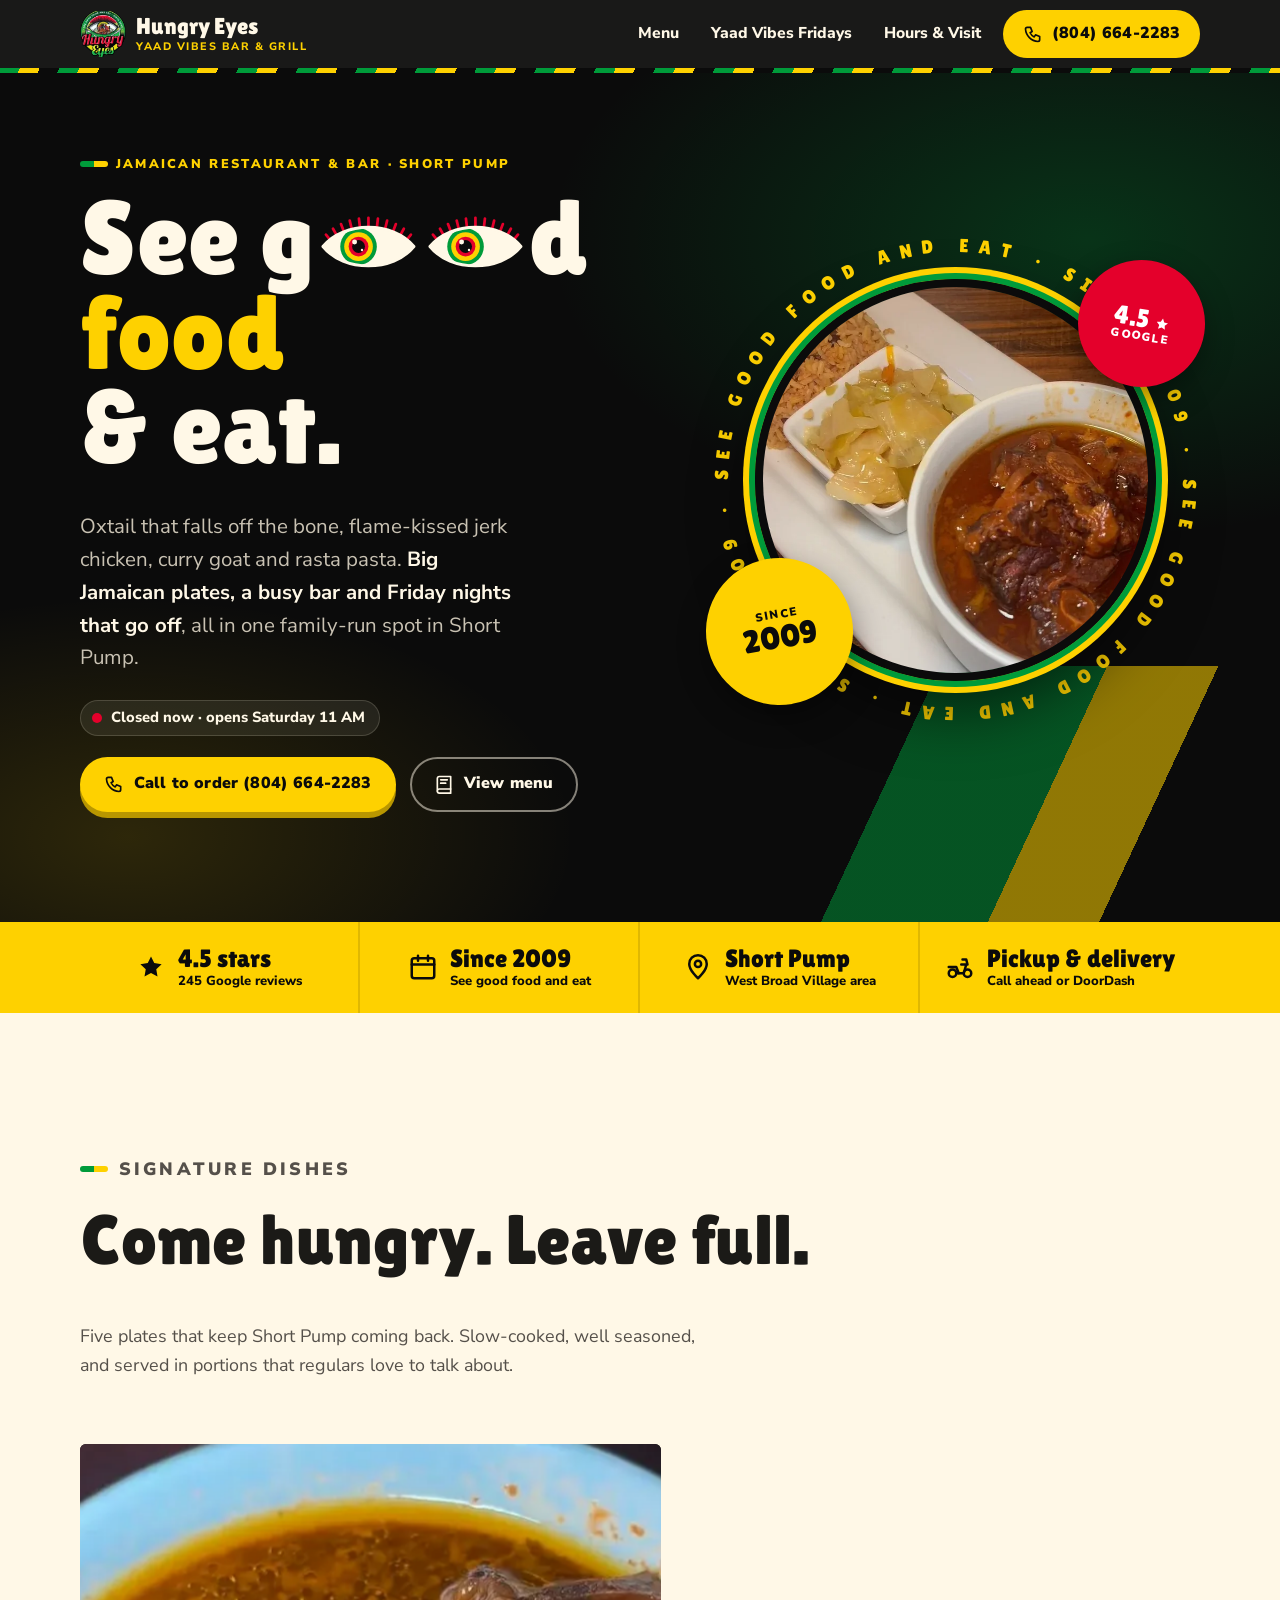
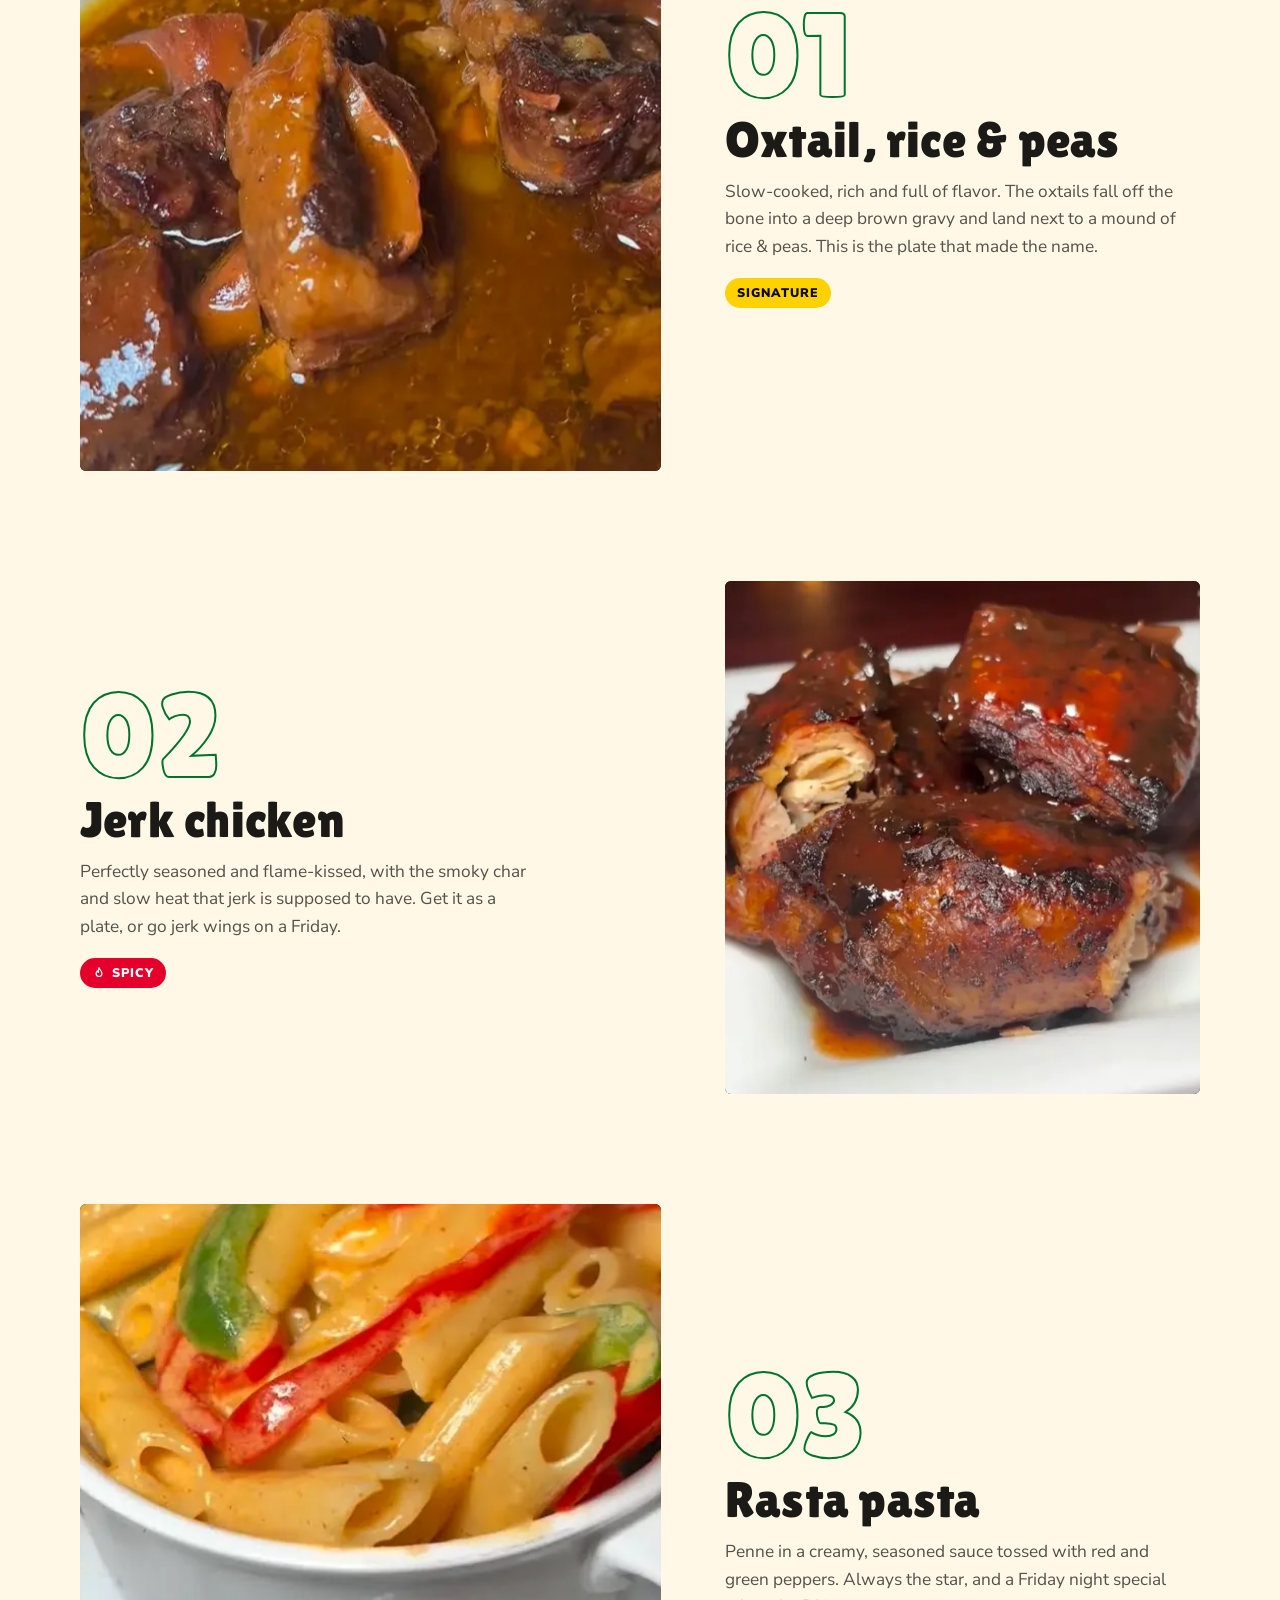
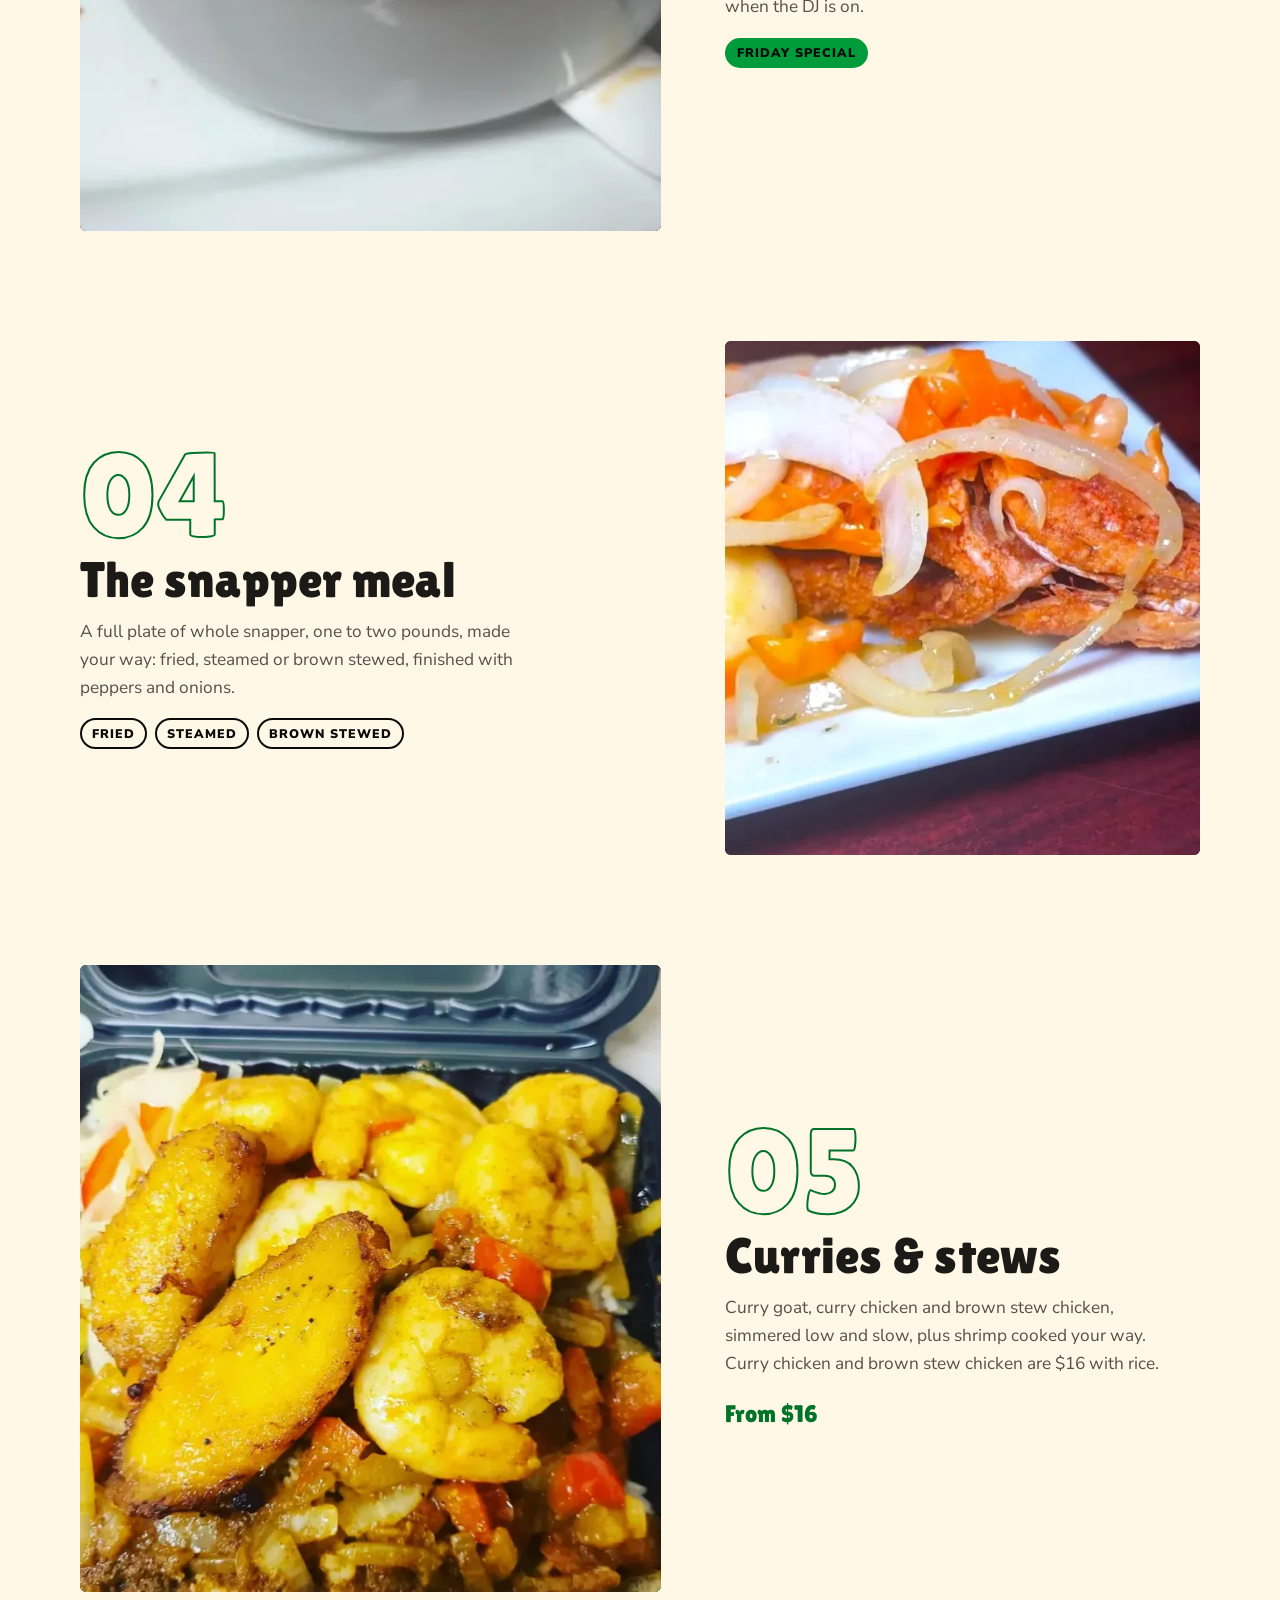
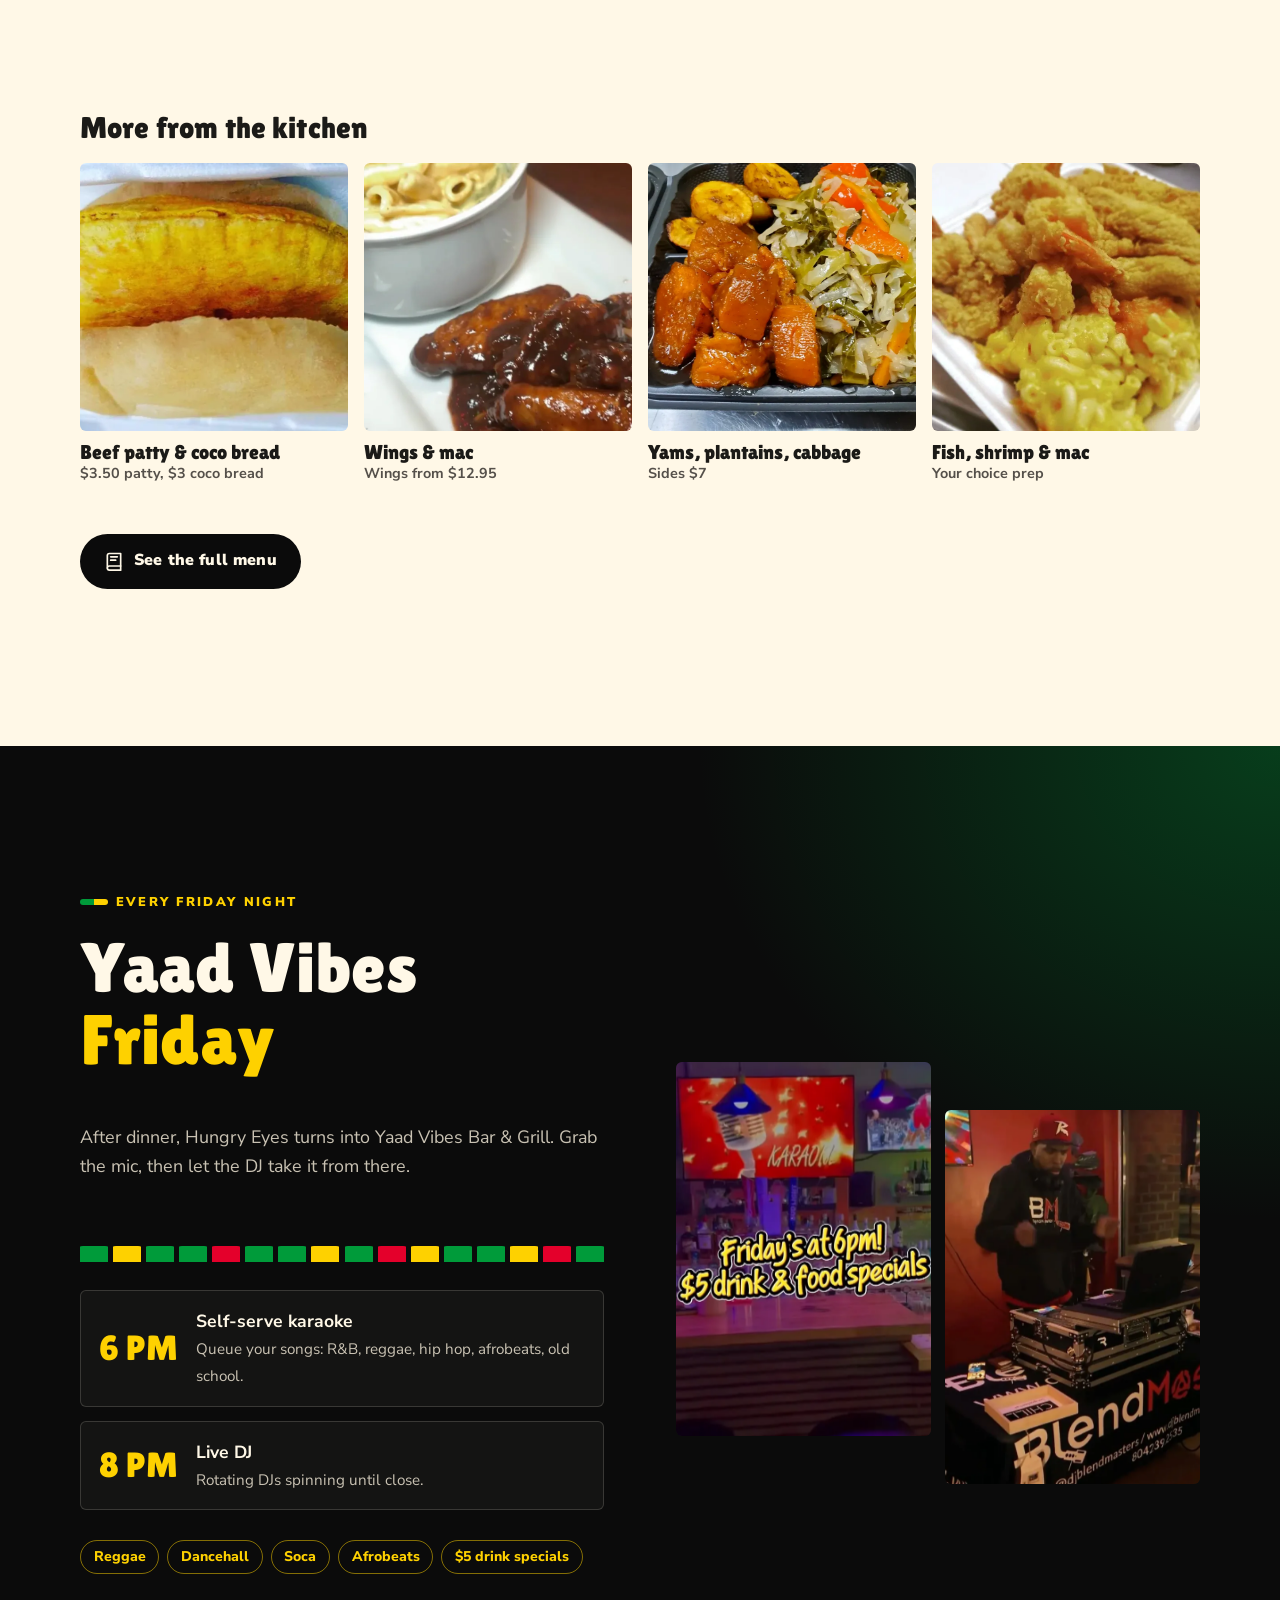
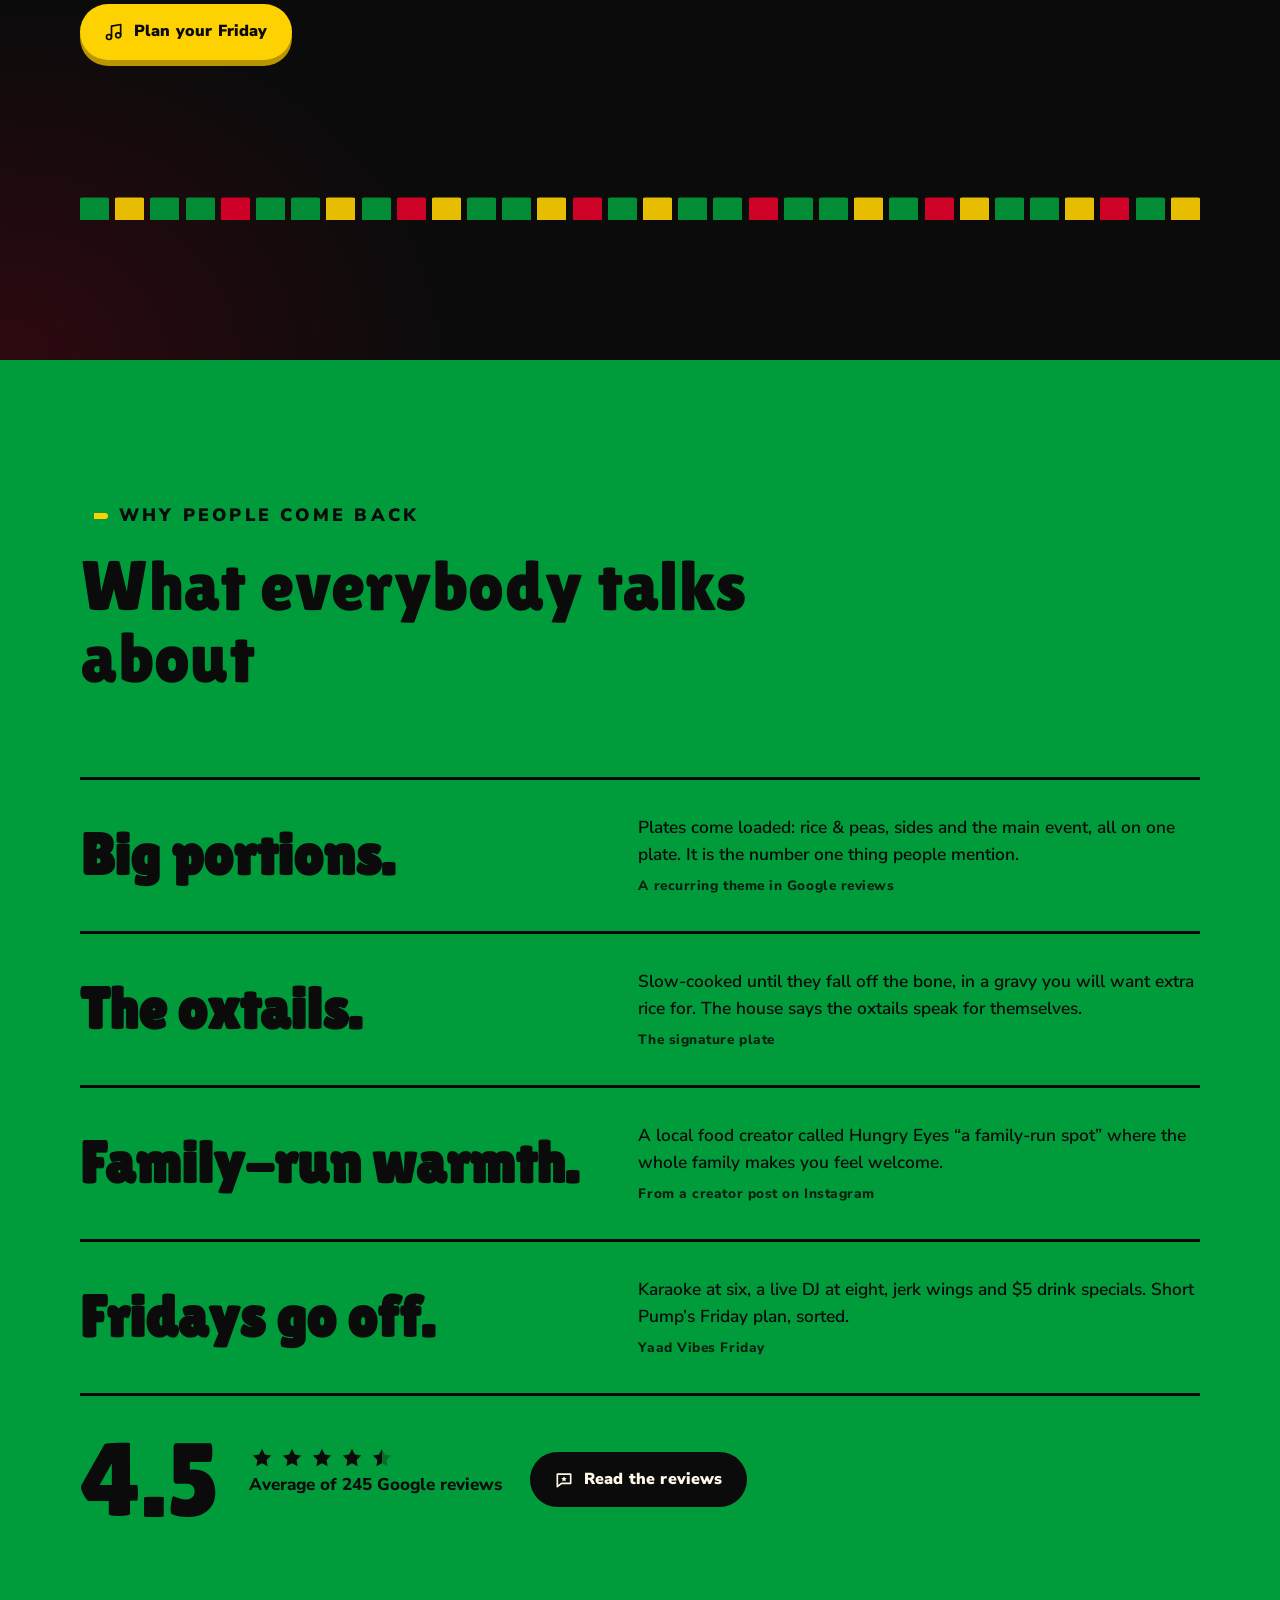
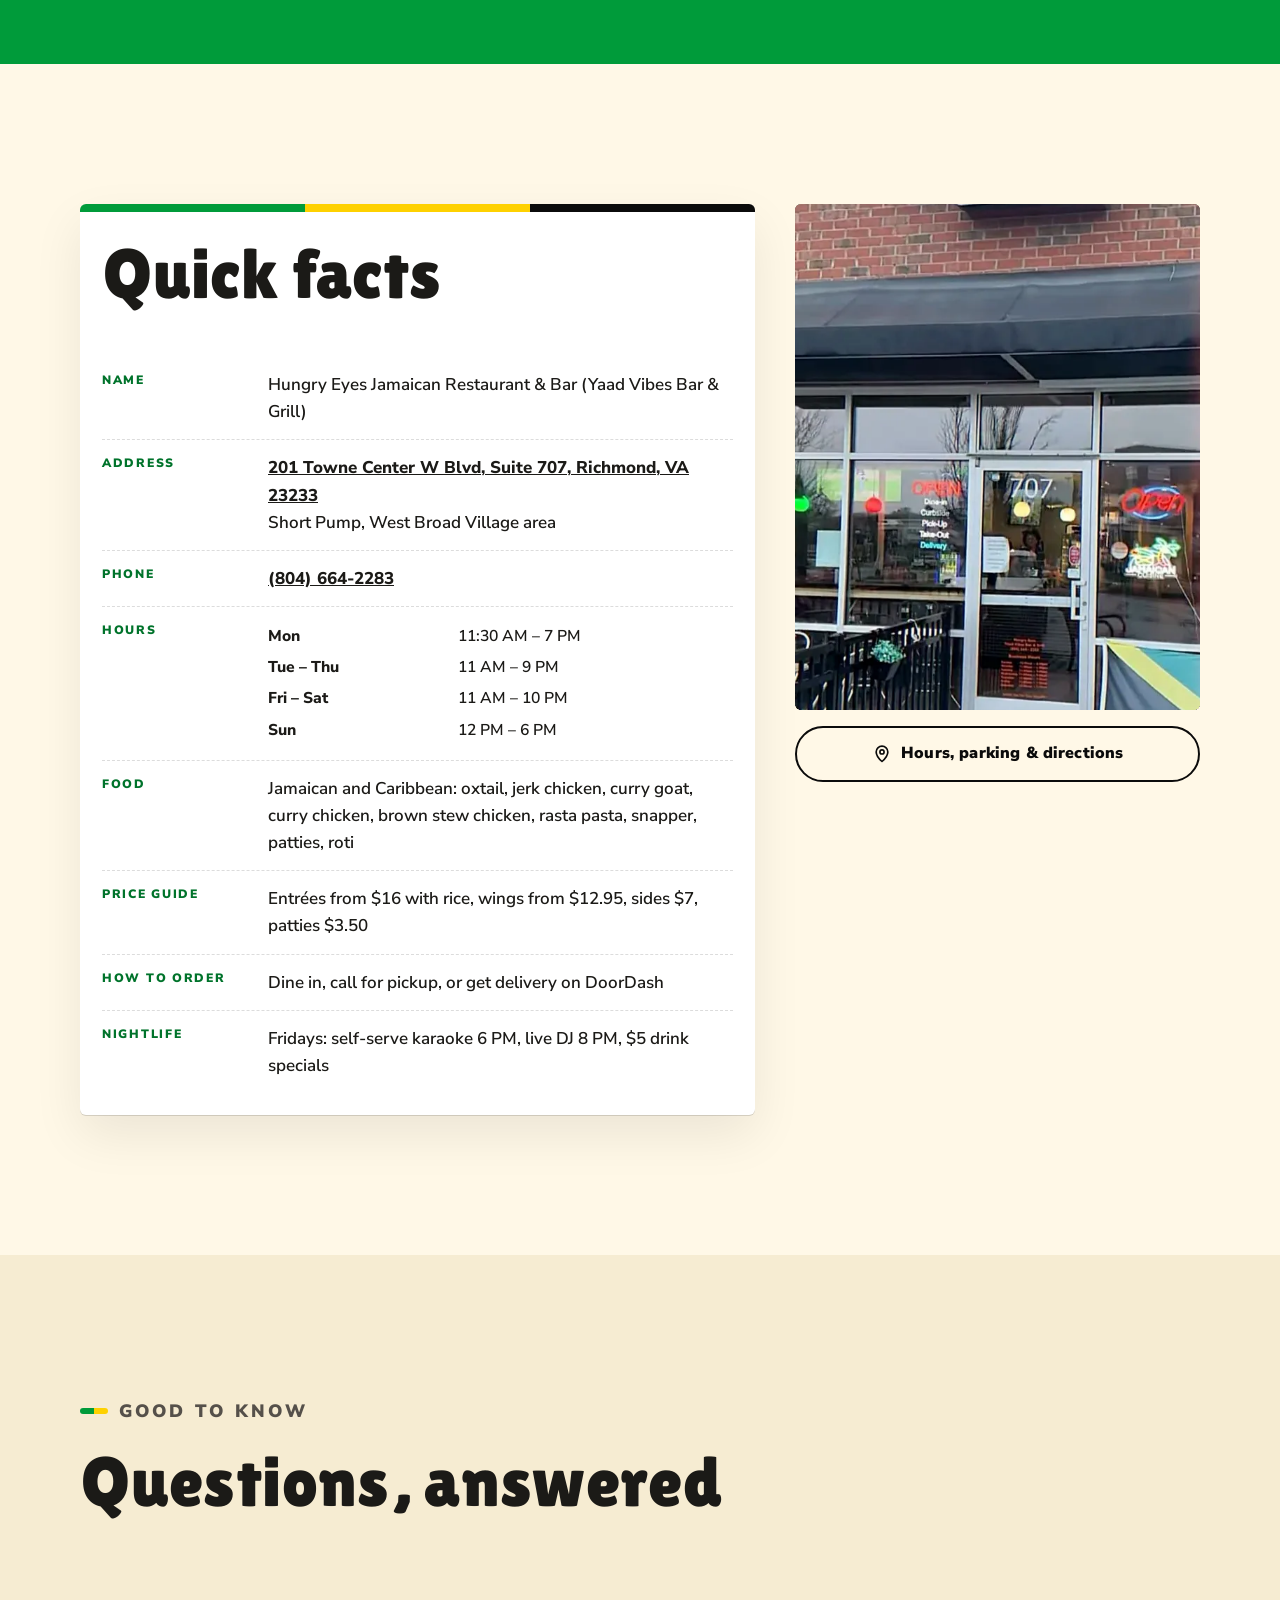
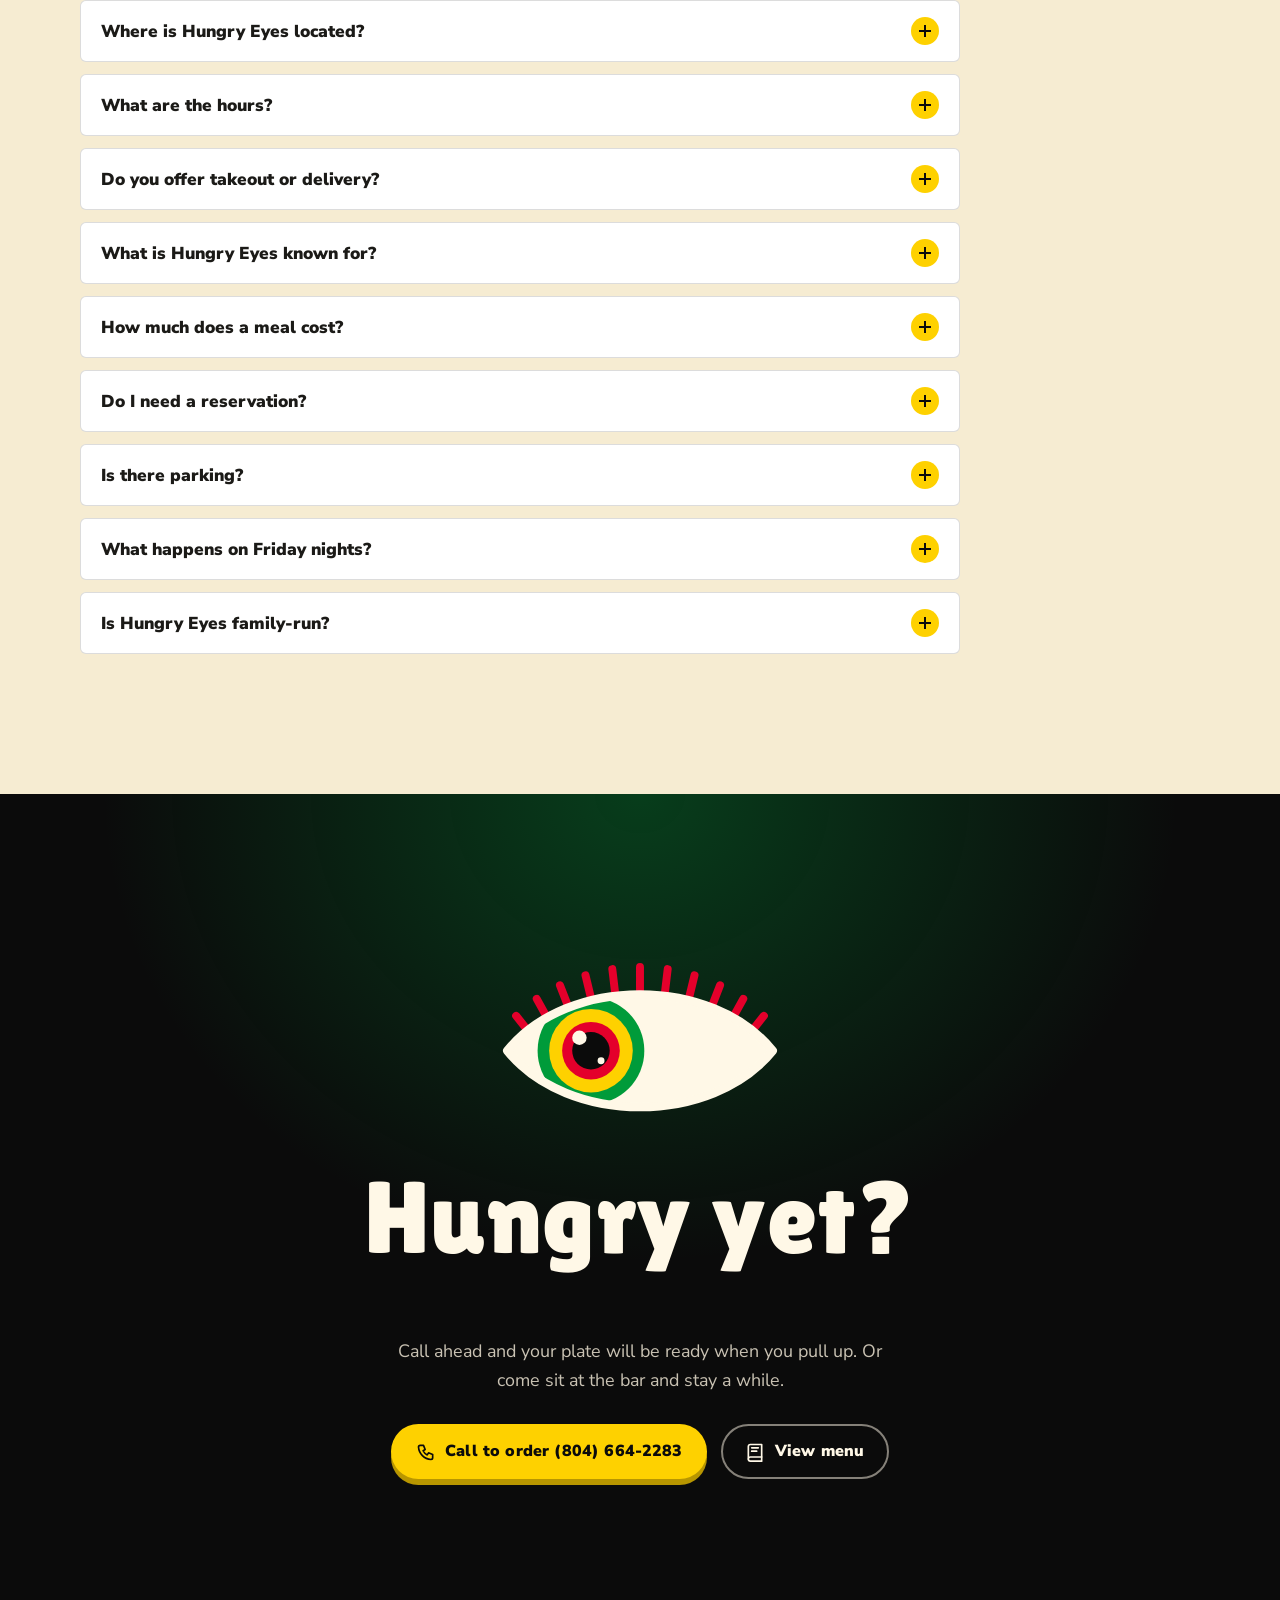
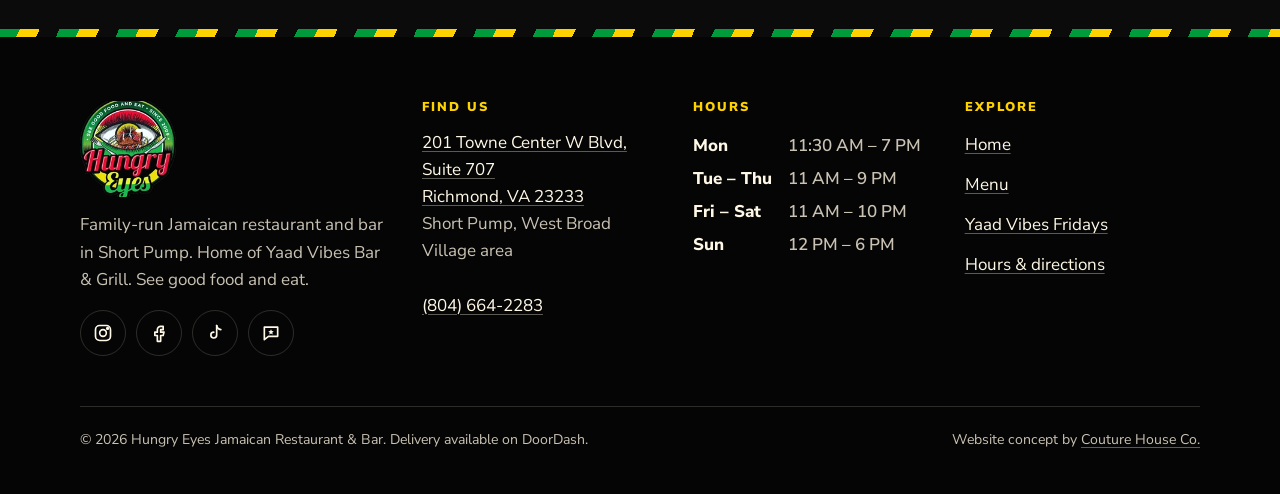
<file: index.html>
<!doctype html>
<html lang="en">
<head>
<meta charset="utf-8">
<meta name="viewport" content="width=device-width, initial-scale=1, viewport-fit=cover">
<title>Hungry Eyes | Jamaican Restaurant &amp; Bar in Richmond, VA</title>
<meta name="description" content="Family-run Jamaican restaurant &amp; bar in Short Pump, Richmond, VA: oxtail, jerk chicken, curry goat, and Friday karaoke with a live DJ.">
<link rel="canonical" href="https://hungry-eyes-jamaican-restaurant.netlify.app/">
<meta name="theme-color" content="#0B0B0B">
<meta name="robots" content="index, follow, max-image-preview:large">
<meta property="og:type" content="restaurant">
<meta property="og:site_name" content="Hungry Eyes Jamaican Restaurant &amp; Bar">
<meta property="og:title" content="Hungry Eyes | Jamaican Restaurant &amp; Bar in Richmond, VA">
<meta property="og:description" content="Family-run Jamaican restaurant &amp; bar in Short Pump, Richmond, VA: oxtail, jerk chicken, curry goat, and Friday karaoke with a live DJ.">
<meta property="og:url" content="https://hungry-eyes-jamaican-restaurant.netlify.app/">
<meta property="og:image" content="https://hungry-eyes-jamaican-restaurant.netlify.app/assets/img/og.jpg">
<meta property="og:image:width" content="1200">
<meta property="og:image:height" content="630">
<meta property="og:image:alt" content="Hungry Eyes Jamaican Restaurant and Bar logo beside a plate of oxtail, cabbage and rice and peas">
<meta property="og:locale" content="en_US">
<meta name="twitter:card" content="summary_large_image">
<meta name="twitter:title" content="Hungry Eyes | Jamaican Restaurant &amp; Bar in Richmond, VA">
<meta name="twitter:description" content="Family-run Jamaican restaurant &amp; bar in Short Pump, Richmond, VA: oxtail, jerk chicken, curry goat, and Friday karaoke with a live DJ.">
<meta name="twitter:image" content="https://hungry-eyes-jamaican-restaurant.netlify.app/assets/img/og.jpg">
<meta name="geo.region" content="US-VA">
<meta name="geo.placename" content="Richmond">
<link rel="icon" href="assets/img/favicon.svg" type="image/svg+xml">
<link rel="icon" href="assets/img/favicon-32.png" sizes="32x32" type="image/png">
<link rel="apple-touch-icon" href="assets/img/apple-touch-icon.png">
<link rel="manifest" href="site.webmanifest">
<link rel="preload" href="assets/fonts/lilita-one-latin-400-normal.woff2" as="font" type="font/woff2" crossorigin>
<link rel="preload" href="assets/fonts/nunito-sans-latin-wght-normal.woff2" as="font" type="font/woff2" crossorigin>
<link rel="stylesheet" href="assets/css/fonts.css?v=20260930b">
<link rel="stylesheet" href="assets/css/site.css?v=20260930b">
<script>document.documentElement.classList.add('js');</script>
<script src="assets/js/site.js" defer></script>
<script type="application/ld+json">{"@context":"https://schema.org","@type":["Restaurant","BarOrPub"],"@id":"https://hungry-eyes-jamaican-restaurant.netlify.app/#restaurant","name":"Hungry Eyes Jamaican Restaurant & Bar","alternateName":["Hungry Eyes","Yaad Vibes Bar & Grill","Hungry Eyes (Yaad Vibes Bar & Grill)"],"slogan":"See Good Food and Eat","description":"Family-run Jamaican restaurant and bar in Short Pump, Richmond, VA, serving oxtail, jerk chicken, curry goat, rasta pasta and snapper, with self-serve karaoke and a live DJ on Friday nights.","url":"https://hungry-eyes-jamaican-restaurant.netlify.app/","logo":"https://hungry-eyes-jamaican-restaurant.netlify.app/assets/img/hungry-eyes-logo.png","image":["https://hungry-eyes-jamaican-restaurant.netlify.app/assets/img/og.jpg","https://hungry-eyes-jamaican-restaurant.netlify.app/assets/img/hero-oxtail-plate.webp","https://hungry-eyes-jamaican-restaurant.netlify.app/assets/img/storefront-short-pump.webp"],"telephone":"+18046642283","address":{"@type":"PostalAddress","streetAddress":"201 Towne Center W Blvd, Suite 707","addressLocality":"Richmond","addressRegion":"VA","postalCode":"23233","addressCountry":"US"},"openingHoursSpecification":[{"@type":"OpeningHoursSpecification","dayOfWeek":["Monday"],"opens":"11:30","closes":"19:00"},{"@type":"OpeningHoursSpecification","dayOfWeek":["Tuesday"],"opens":"11:00","closes":"21:00"},{"@type":"OpeningHoursSpecification","dayOfWeek":["Wednesday"],"opens":"11:00","closes":"21:00"},{"@type":"OpeningHoursSpecification","dayOfWeek":["Thursday"],"opens":"11:00","closes":"21:00"},{"@type":"OpeningHoursSpecification","dayOfWeek":["Friday"],"opens":"11:00","closes":"22:00"},{"@type":"OpeningHoursSpecification","dayOfWeek":["Saturday"],"opens":"11:00","closes":"22:00"},{"@type":"OpeningHoursSpecification","dayOfWeek":["Sunday"],"opens":"12:00","closes":"18:00"}],"servesCuisine":["Jamaican","Caribbean"],"foundingDate":"2009","areaServed":[{"@type":"Place","name":"Short Pump, VA"},{"@type":"City","name":"Richmond, VA"},{"@type":"AdministrativeArea","name":"Henrico County, VA"}],"sameAs":["https://www.instagram.com/hungryeyesrva/","https://www.facebook.com/p/Hungry-Eyes-Restaurant-Bar-100050273444318/","https://www.tiktok.com/@hungryeyesofficial","https://www.tripadvisor.com/Restaurant_Review-g60893-d26358660-Reviews-Hungry_Eyes_Jamaican_Restaurant_Bar-Richmond_Virginia.html"],"hasMap":"https://www.google.com/maps/search/?api=1&query=Hungry+Eyes+Jamaican+Restaurant+%26+Bar+201+Towne+Center+W+Blvd+Suite+707+Richmond+VA+23233","aggregateRating":{"@type":"AggregateRating","ratingValue":"4.5","reviewCount":"245","bestRating":"5"},"hasMenu":"https://hungry-eyes-jamaican-restaurant.netlify.app/menu.html"}</script>
<script type="application/ld+json">{"@context":"https://schema.org","@type":"WebSite","@id":"https://hungry-eyes-jamaican-restaurant.netlify.app/#website","name":"Hungry Eyes Jamaican Restaurant & Bar","url":"https://hungry-eyes-jamaican-restaurant.netlify.app/","publisher":{"@id":"https://hungry-eyes-jamaican-restaurant.netlify.app/#restaurant"}}</script>
<script type="application/ld+json">{"@context":"https://schema.org","@type":"FAQPage","mainEntity":[{"@type":"Question","name":"Where is Hungry Eyes located?","acceptedAnswer":{"@type":"Answer","text":"Hungry Eyes is at 201 Towne Center W Blvd, Suite 707, Richmond, VA 23233, in Short Pump near West Broad Village. Look for the Hungry Eyes sign and the Jamaican flag at the door of Suite 707."}},{"@type":"Question","name":"What are the hours?","acceptedAnswer":{"@type":"Answer","text":"Monday 11:30 AM to 7 PM, Tuesday through Thursday 11 AM to 9 PM, Friday and Saturday 11 AM to 10 PM, and Sunday 12 PM to 6 PM. Holiday closures are posted on Instagram @hungryeyesrva."}},{"@type":"Question","name":"Do you offer takeout or delivery?","acceptedAnswer":{"@type":"Answer","text":"Yes. Call (804) 664-2283 to order for pickup, and delivery is available on DoorDash."}},{"@type":"Question","name":"What is Hungry Eyes known for?","acceptedAnswer":{"@type":"Answer","text":"Oxtail with rice & peas is the signature. Regulars also come for jerk chicken, curry goat, brown stew chicken, rasta pasta and the whole snapper meal, and the portions are big."}},{"@type":"Question","name":"How much does a meal cost?","acceptedAnswer":{"@type":"Answer","text":"On the in-house menu board, curry chicken and brown stew chicken are $16, fried chicken is $17, wings start at $12.95, sides are $7 and patties are $3.50. Entrées come with rice & peas or white rice and steamed vegetables."}},{"@type":"Question","name":"Do I need a reservation?","acceptedAnswer":{"@type":"Answer","text":"There is no booking system. Just come in. For a large group, call ahead at (804) 664-2283."}},{"@type":"Question","name":"Is there parking?","acceptedAnswer":{"@type":"Answer","text":"Yes. Parking is in the shared shopping-center lots around Towne Center West Blvd in the West Broad Village area."}},{"@type":"Question","name":"What happens on Friday nights?","acceptedAnswer":{"@type":"Answer","text":"Yaad Vibes Friday: self-serve karaoke starts at 6 PM and a live DJ takes over at 8 PM with reggae, dancehall, soca and afrobeats, plus $5 drink specials."}},{"@type":"Question","name":"Is Hungry Eyes family-run?","acceptedAnswer":{"@type":"Answer","text":"Yes. Hungry Eyes is a family-run Jamaican spot, and the logo has read \"See Good Food and Eat, Since 2009.\""}}]}</script>
</head>
<body>
<a class="skip-link" href="#main">Skip to content</a>
<header class="site-header">
  <div class="wrap header-inner">
    <a class="brand" href="index.html" aria-label="Hungry Eyes home">
      <img src="assets/img/hungry-eyes-logo-160.webp" width="160" height="160" alt="Hungry Eyes logo: an eye with a grilled plate, ringed with See Good Food and Eat, Since 2009">
      <span class="brand-text"><span class="brand-name">Hungry Eyes</span><span class="brand-sub">Yaad Vibes Bar &amp; Grill</span></span>
    </a>
    <button class="nav-toggle" type="button" aria-expanded="false" aria-controls="site-nav"><span class="nav-toggle-bars" aria-hidden="true"><span></span><span></span><span></span></span><span class="nav-toggle-label">Menu</span></button>
    <nav class="site-nav" id="site-nav" aria-label="Main">
      <ul class="nav-list"><li><a href="menu.html">Menu<svg viewBox="0 0 24 24" fill="none" stroke="currentColor" stroke-width="2" stroke-linecap="round" stroke-linejoin="round" aria-hidden="true" focusable="false"><path d="M5 12h14M13 6l6 6-6 6"/></svg></a></li><li><a href="yaad-vibes.html">Yaad Vibes Fridays<svg viewBox="0 0 24 24" fill="none" stroke="currentColor" stroke-width="2" stroke-linecap="round" stroke-linejoin="round" aria-hidden="true" focusable="false"><path d="M5 12h14M13 6l6 6-6 6"/></svg></a></li><li><a href="visit.html">Hours &amp; Visit<svg viewBox="0 0 24 24" fill="none" stroke="currentColor" stroke-width="2" stroke-linecap="round" stroke-linejoin="round" aria-hidden="true" focusable="false"><path d="M5 12h14M13 6l6 6-6 6"/></svg></a></li></ul>
      <a class="btn btn--gold nav-cta" href="tel:+18046642283"><svg viewBox="0 0 24 24" fill="none" stroke="currentColor" stroke-width="2" stroke-linecap="round" stroke-linejoin="round" aria-hidden="true" focusable="false"><path d="M5 4h4l2 5-2.5 1.5a11 11 0 0 0 5 5L15 13l5 2v4a2 2 0 0 1-2 2A16 16 0 0 1 3 6a2 2 0 0 1 2-2"/></svg>Call to order (804) 664-2283</a>
      <a class="btn btn--gold header-call" href="tel:+18046642283"><svg viewBox="0 0 24 24" fill="none" stroke="currentColor" stroke-width="2" stroke-linecap="round" stroke-linejoin="round" aria-hidden="true" focusable="false"><path d="M5 4h4l2 5-2.5 1.5a11 11 0 0 0 5 5L15 13l5 2v4a2 2 0 0 1-2 2A16 16 0 0 1 3 6a2 2 0 0 1 2-2"/></svg>(804) 664-2283</a>
    </nav>
  </div>
</header>

<main id="main">
<section class="hero" aria-labelledby="hero-title">
  <div class="wrap hero-grid">
    <div>
      <p class="kicker kicker--light">Jamaican Restaurant &amp; Bar · Short Pump</p>
      <h1 id="hero-title" class="hero-title">
        <span class="visually-hidden">See good food and eat: Hungry Eyes Jamaican Restaurant &amp; Bar in Richmond, VA</span>
        <span aria-hidden="true"><span class="line">See g<span class="eyes"><svg class="eye" data-range="20" viewBox="-4 -14 208 132" aria-hidden="true" focusable="false"><defs><clipPath id="e1"><path d="M8 60 C 50 8, 150 8, 192 60 C 150 112, 50 112, 8 60 Z"/></clipPath></defs><path d="M22.2 46.0 L14.1 35.8 M35.6 37.0 L28.4 24.0 M50.5 30.0 L44.5 14.6 M66.4 25.0 L62.2 7.7 M83.0 22.0 L80.8 3.4 M100.0 21.0 L100.0 2.0 M117.0 22.0 L119.2 3.4 M133.6 25.0 L137.8 7.7 M149.5 30.0 L155.5 14.6 M164.4 37.0 L171.6 24.0 M177.8 46.0 L185.9 35.8" stroke="#E4002B" stroke-width="5.5" stroke-linecap="round" fill="none"/><g clip-path="url(#e1)"><rect x="0" y="0" width="200" height="120" fill="#FFF8E7"/><g class="eye-iris"><circle cx="100" cy="60" r="37" fill="#009B3A"/><circle cx="100" cy="60" r="29" fill="#FED100"/><circle cx="100" cy="60" r="20" fill="#E4002B"/><circle cx="100" cy="60" r="13" fill="#0B0B0B"/><circle cx="92" cy="51" r="5" fill="#FFF8E7"/><circle cx="107" cy="67" r="2.4" fill="#FFF8E7"/></g><rect class="eye-lid eye-lid--top" x="0" y="0" width="200" height="61" fill="#0B0B0B"/><rect class="eye-lid eye-lid--bottom" x="0" y="59" width="200" height="61" fill="#0B0B0B"/></g><path d="M8 60 C 50 8, 150 8, 192 60 C 150 112, 50 112, 8 60 Z" fill="none" stroke="#FFF8E7" stroke-width="6" stroke-linejoin="round"/></svg><svg class="eye" data-range="20" viewBox="-4 -14 208 132" aria-hidden="true" focusable="false"><defs><clipPath id="e2"><path d="M8 60 C 50 8, 150 8, 192 60 C 150 112, 50 112, 8 60 Z"/></clipPath></defs><path d="M22.2 46.0 L14.1 35.8 M35.6 37.0 L28.4 24.0 M50.5 30.0 L44.5 14.6 M66.4 25.0 L62.2 7.7 M83.0 22.0 L80.8 3.4 M100.0 21.0 L100.0 2.0 M117.0 22.0 L119.2 3.4 M133.6 25.0 L137.8 7.7 M149.5 30.0 L155.5 14.6 M164.4 37.0 L171.6 24.0 M177.8 46.0 L185.9 35.8" stroke="#E4002B" stroke-width="5.5" stroke-linecap="round" fill="none"/><g clip-path="url(#e2)"><rect x="0" y="0" width="200" height="120" fill="#FFF8E7"/><g class="eye-iris"><circle cx="100" cy="60" r="37" fill="#009B3A"/><circle cx="100" cy="60" r="29" fill="#FED100"/><circle cx="100" cy="60" r="20" fill="#E4002B"/><circle cx="100" cy="60" r="13" fill="#0B0B0B"/><circle cx="92" cy="51" r="5" fill="#FFF8E7"/><circle cx="107" cy="67" r="2.4" fill="#FFF8E7"/></g><rect class="eye-lid eye-lid--top" x="0" y="0" width="200" height="61" fill="#0B0B0B"/><rect class="eye-lid eye-lid--bottom" x="0" y="59" width="200" height="61" fill="#0B0B0B"/></g><path d="M8 60 C 50 8, 150 8, 192 60 C 150 112, 50 112, 8 60 Z" fill="none" stroke="#FFF8E7" stroke-width="6" stroke-linejoin="round"/></svg></span>d</span><span class="line gold">food</span><span class="line">&amp; eat.</span></span>
      </h1>
      <p class="hero-lede">Oxtail that falls off the bone, flame-kissed jerk chicken, curry goat and rasta pasta. <strong>Big Jamaican plates, a busy bar and Friday nights that go off</strong>, all in one family-run spot in Short Pump.</p>
      <p class="status " data-status role="status"><span class="status-dot" aria-hidden="true"></span><span class="status-text">Open Mon 11:30 AM – 7 PM, Tue – Thu 11 AM – 9 PM, Fri – Sat 11 AM – 10 PM, Sun 12 – 6 PM</span></p>
      <div class="btn-row">
        <a class="btn btn--gold" href="tel:+18046642283"><svg viewBox="0 0 24 24" fill="none" stroke="currentColor" stroke-width="2" stroke-linecap="round" stroke-linejoin="round" aria-hidden="true" focusable="false"><path d="M5 4h4l2 5-2.5 1.5a11 11 0 0 0 5 5L15 13l5 2v4a2 2 0 0 1-2 2A16 16 0 0 1 3 6a2 2 0 0 1 2-2"/></svg>Call to order (804) 664-2283</a>
        <a class="btn btn--ghost" href="menu.html"><svg viewBox="0 0 24 24" fill="none" stroke="currentColor" stroke-width="2" stroke-linecap="round" stroke-linejoin="round" aria-hidden="true" focusable="false"><path d="M4 5.5A2.5 2.5 0 0 1 6.5 3H20v15H6.5A2.5 2.5 0 0 0 4 20.5z"/><path d="M4 20.5A2.5 2.5 0 0 0 6.5 23H20v-5"/><path d="M8 7h8M8 11h6"/></svg>View menu</a>
      </div>
    </div>
    <div class="hero-visual">
      <svg class="ring" viewBox="0 0 400 400" aria-hidden="true" focusable="false"><defs><path id="ringpath" d="M200 200 m-186 0 a186 186 0 1 1 372 0 a186 186 0 1 1 -372 0"/></defs><g class="ring-rot"><text><textPath href="#ringpath" textLength="1150" lengthAdjust="spacing">SEE GOOD FOOD AND EAT • SINCE 2009 • SEE GOOD FOOD AND EAT • SINCE 2009 •</textPath></text></g></svg>
      <div class="plate"><img src="assets/img/hero-oxtail-plate.webp" width="720" height="720" alt="Oxtail in brown gravy served with steamed cabbage and rice and peas on a white platter" fetchpriority="high" decoding="async"></div>
      <div class="sticker sticker--gold"><span><small>Since</small>2009</span></div>
      <div class="sticker sticker--red"><span>4.5 <svg viewBox="0 0 24 24" fill="none" stroke="currentColor" stroke-width="2" stroke-linecap="round" stroke-linejoin="round" aria-hidden="true" focusable="false"><path d="M12 3.5l2.6 5.3 5.9.9-4.3 4.1 1 5.8L12 16.8l-5.2 2.8 1-5.8-4.3-4.1 5.9-.9z" fill="currentColor" stroke="none"/></svg><small>Google</small></span></div>
    </div>
  </div>
</section>

<section class="trust" aria-label="At a glance">
  <div class="wrap">
    <ul class="trust-list">
      <li class="trust-item"><svg viewBox="0 0 24 24" fill="none" stroke="currentColor" stroke-width="2" stroke-linecap="round" stroke-linejoin="round" aria-hidden="true" focusable="false"><path d="M12 3.5l2.6 5.3 5.9.9-4.3 4.1 1 5.8L12 16.8l-5.2 2.8 1-5.8-4.3-4.1 5.9-.9z" fill="currentColor" stroke="none"/></svg><div><b>4.5 stars</b><span>245 Google reviews</span></div></li>
      <li class="trust-item"><svg viewBox="0 0 24 24" fill="none" stroke="currentColor" stroke-width="2" stroke-linecap="round" stroke-linejoin="round" aria-hidden="true" focusable="false"><rect x="3" y="5" width="18" height="16" rx="2"/><path d="M3 10h18M8 3v4M16 3v4"/></svg><div><b>Since 2009</b><span>See good food and eat</span></div></li>
      <li class="trust-item"><svg viewBox="0 0 24 24" fill="none" stroke="currentColor" stroke-width="2" stroke-linecap="round" stroke-linejoin="round" aria-hidden="true" focusable="false"><path d="M12 21s-7-6.2-7-11.5A7 7 0 0 1 19 9.5C19 14.8 12 21 12 21z"/><circle cx="12" cy="9.5" r="2.5"/></svg><div><b>Short Pump</b><span>West Broad Village area</span></div></li>
      <li class="trust-item"><svg viewBox="0 0 24 24" fill="none" stroke="currentColor" stroke-width="2" stroke-linecap="round" stroke-linejoin="round" aria-hidden="true" focusable="false"><circle cx="6" cy="17" r="3"/><circle cx="18" cy="17" r="3"/><path d="M9 17h6l2-7h-4M14 6h3l1 4"/><path d="M3 12h6l2 5"/></svg><div><b>Pickup &amp; delivery</b><span>Call ahead or DoorDash</span></div></li>
    </ul>
  </div>
</section>

<section class="section section--cream" aria-labelledby="dishes-title">
  <div class="wrap">
    <div class="section-head">
      <p class="kicker kicker--dark">Signature dishes</p>
      <h2 id="dishes-title"><span class="wipe"><span class="wipe-text">Come hungry. Leave full.</span></span></h2>
      <p>Five plates that keep Short Pump coming back. Slow-cooked, well seasoned, and served in portions that regulars love to talk about.</p>
    </div>
    <div class="dishes"><article class="dish">
  <div class="parallax dish-media reveal"><img src="assets/img/oxtail-stew-bowl.webp" width="640" height="1091" alt="Oxtail stew in a light blue bowl with glossy brown gravy" loading="lazy" decoding="async"></div>
  <div class="dish-body reveal" data-delay="1">
    <span class="dish-num" aria-hidden="true">01</span>
    <h3>Oxtail, rice &amp; peas</h3>
    <p>Slow-cooked, rich and full of flavor. The oxtails fall off the bone into a deep brown gravy and land next to a mound of rice &amp; peas. This is the plate that made the name.</p>
    <div class="tags"><span class="tag tag--gold">Signature</span></div>
  </div>
</article><article class="dish">
  <div class="parallax dish-media reveal"><img src="assets/img/jerk-chicken.webp" width="720" height="1024" alt="Jerk chicken with a dark, sticky glaze on a white plate" loading="lazy" decoding="async"></div>
  <div class="dish-body reveal" data-delay="1">
    <span class="dish-num" aria-hidden="true">02</span>
    <h3>Jerk chicken</h3>
    <p>Perfectly seasoned and flame-kissed, with the smoky char and slow heat that jerk is supposed to have. Get it as a plate, or go jerk wings on a Friday.</p>
    <div class="tags"><span class="tag tag--hot"><svg viewBox="0 0 24 24" fill="none" stroke="currentColor" stroke-width="2" stroke-linecap="round" stroke-linejoin="round" aria-hidden="true" focusable="false"><path d="M12 3c1 3.5 5 5.5 5 10a5 5 0 0 1-10 0c0-2.2 1-3.6 2-4.6.3 1.6 1.2 2.6 2.2 2.6C10 8.5 11 5.5 12 3z"/></svg>Spicy</span></div>
  </div>
</article><article class="dish">
  <div class="parallax dish-media reveal"><img src="assets/img/rasta-pasta.webp" width="640" height="864" alt="Rasta pasta: penne in creamy sauce with red and green bell peppers" loading="lazy" decoding="async"></div>
  <div class="dish-body reveal" data-delay="1">
    <span class="dish-num" aria-hidden="true">03</span>
    <h3>Rasta pasta</h3>
    <p>Penne in a creamy, seasoned sauce tossed with red and green peppers. Always the star, and a Friday night special when the DJ is on.</p>
    <div class="tags"><span class="tag tag--green">Friday special</span></div>
  </div>
</article><article class="dish">
  <div class="parallax dish-media reveal"><img src="assets/img/escovitch-snapper.webp" width="720" height="1050" alt="Fried snapper topped with pickled onions and scotch-style peppers" loading="lazy" decoding="async"></div>
  <div class="dish-body reveal" data-delay="1">
    <span class="dish-num" aria-hidden="true">04</span>
    <h3>The snapper meal</h3>
    <p>A full plate of whole snapper, one to two pounds, made your way: fried, steamed or brown stewed, finished with peppers and onions.</p>
    <div class="tags"><span class="tag">Fried</span><span class="tag">Steamed</span><span class="tag">Brown stewed</span></div>
  </div>
</article><article class="dish">
  <div class="parallax dish-media dish-media--wide reveal"><img src="assets/img/curry-shrimp-plantain.webp" srcset="assets/img/curry-shrimp-plantain-800.webp 800w, assets/img/curry-shrimp-plantain.webp 1080w" sizes="(min-width: 900px) 55vw, 100vw" width="1080" height="1080" alt="Curry shrimp with fried sweet plantains over rice and cabbage" loading="lazy" decoding="async"></div>
  <div class="dish-body reveal" data-delay="1">
    <span class="dish-num" aria-hidden="true">05</span>
    <h3>Curries &amp; stews</h3>
    <p>Curry goat, curry chicken and brown stew chicken, simmered low and slow, plus shrimp cooked your way. Curry chicken and brown stew chicken are $16 with rice.</p>
    <div class="tags"><span class="price-chip">From $16</span></div>
  </div>
</article></div>
    <div class="more-strip">
      <h3 class="reveal">More from the kitchen</h3>
      <div class="scroller" tabindex="0" role="region" aria-label="More dishes, scroll sideways"><figure class="mini"><div class="mini-img"><img src="assets/img/beef-patty-coco-bread.webp" width="612" height="612" alt="Golden beef patty inside coco bread" loading="lazy" decoding="async"></div><figcaption>Beef patty &amp; coco bread<span>$3.50 patty, $3 coco bread</span></figcaption></figure><figure class="mini"><div class="mini-img"><img src="assets/img/jerk-wings-mac-cheese.webp" width="720" height="1152" alt="Glazed jerk wings with a bowl of mac and cheese" loading="lazy" decoding="async"></div><figcaption>Wings &amp; mac<span>Wings from $12.95</span></figcaption></figure><figure class="mini"><div class="mini-img"><img src="assets/img/candied-yams-plantain-cabbage.webp" srcset="assets/img/candied-yams-plantain-cabbage-800.webp 800w, assets/img/candied-yams-plantain-cabbage.webp 1080w" sizes="(min-width: 1100px) 25vw, 72vw" width="1080" height="1080" alt="Candied yams, fried plantains and steamed cabbage" loading="lazy" decoding="async"></div><figcaption>Yams, plantains, cabbage<span>Sides $7</span></figcaption></figure><figure class="mini"><div class="mini-img"><img src="assets/img/fried-fish-shrimp-mac.webp" width="640" height="640" alt="Fried whiting fish and shrimp over mac and cheese" loading="lazy" decoding="async"></div><figcaption>Fish, shrimp &amp; mac<span>Your choice prep</span></figcaption></figure></div>
      <p class="mt-lg"><a class="btn btn--dark" href="menu.html"><svg viewBox="0 0 24 24" fill="none" stroke="currentColor" stroke-width="2" stroke-linecap="round" stroke-linejoin="round" aria-hidden="true" focusable="false"><path d="M4 5.5A2.5 2.5 0 0 1 6.5 3H20v15H6.5A2.5 2.5 0 0 0 4 20.5z"/><path d="M4 20.5A2.5 2.5 0 0 0 6.5 23H20v-5"/><path d="M8 7h8M8 11h6"/></svg>See the full menu</a></p>
    </div>
  </div>
</section>

<section class="section vibes" aria-labelledby="vibes-title">
  <div class="wrap">
    <div class="vibes-grid">
      <div>
        <p class="kicker kicker--light">Every Friday night</p>
        <h2 id="vibes-title"><span class="wipe"><span class="wipe-text">Yaad Vibes <span class="gold">Friday</span></span></span></h2>
        <p class="vibes-lede">After dinner, Hungry Eyes turns into Yaad Vibes Bar &amp; Grill. Grab the mic, then let the DJ take it from there.</p>
        <div class="eq" aria-hidden="true"><span></span><span></span><span></span><span></span><span></span><span></span><span></span><span></span><span></span><span></span><span></span><span></span><span></span><span></span><span></span><span></span></div>
        <ol class="timeline">
          <li class="slot reveal"><span class="slot-time">6 PM</span><div><b>Self-serve karaoke</b><span>Queue your songs: R&amp;B, reggae, hip hop, afrobeats, old school.</span></div></li>
          <li class="slot reveal" data-delay="1"><span class="slot-time">8 PM</span><div><b>Live DJ</b><span>Rotating DJs spinning until close.</span></div></li>
        </ol>
        <ul class="genres" aria-label="Music genres">
          <li class="genre">Reggae</li><li class="genre">Dancehall</li><li class="genre">Soca</li><li class="genre">Afrobeats</li><li class="genre">$5 drink specials</li>
        </ul>
        <div class="btn-row"><a class="btn btn--gold" href="yaad-vibes.html"><svg viewBox="0 0 24 24" fill="none" stroke="currentColor" stroke-width="2" stroke-linecap="round" stroke-linejoin="round" aria-hidden="true" focusable="false"><path d="M9 18V5l11-2v13"/><circle cx="6" cy="18" r="3"/><circle cx="17" cy="16" r="3"/></svg>Plan your Friday</a></div>
      </div>
      <div class="vibes-media">
        <div class="parallax "><img src="assets/img/karaoke-friday-specials.webp" width="640" height="1023" alt="Karaoke screen glowing over the bar with the words Fridays at 6pm, $5 drink and food specials" loading="lazy" decoding="async"></div>
        <div class="parallax "><img src="assets/img/live-dj-friday.webp" width="720" height="1203" alt="A DJ working the decks at a Friday night set inside Hungry Eyes" loading="lazy" decoding="async"></div>
      </div>
    </div>
    <div class="eq eq--wide" aria-hidden="true"><span></span><span></span><span></span><span></span><span></span><span></span><span></span><span></span><span></span><span></span><span></span><span></span><span></span><span></span><span></span><span></span><span></span><span></span><span></span><span></span><span></span><span></span><span></span><span></span><span></span><span></span><span></span><span></span><span></span><span></span><span></span><span></span></div>
  </div>
</section>

<section class="section section--green" aria-labelledby="why-title">
  <div class="wrap">
    <div class="section-head">
      <p class="kicker" style="color:var(--black)">Why people come back</p>
      <h2 id="why-title"><span class="wipe"><span class="wipe-text">What everybody talks about</span></span></h2>
    </div>
    <ul class="themes">
      <li class="theme reveal"><p class="theme-title">Big portions.</p><p>Plates come loaded: rice &amp; peas, sides and the main event, all on one plate. It is the number one thing people mention.<small>A recurring theme in Google reviews</small></p></li>
      <li class="theme reveal"><p class="theme-title">The oxtails.</p><p>Slow-cooked until they fall off the bone, in a gravy you will want extra rice for. The house says the oxtails speak for themselves.<small>The signature plate</small></p></li>
      <li class="theme reveal"><p class="theme-title">Family-run warmth.</p><p>A local food creator called Hungry Eyes &ldquo;a family-run spot&rdquo; where the whole family makes you feel welcome.<small>From a creator post on Instagram</small></p></li>
      <li class="theme reveal"><p class="theme-title">Fridays go off.</p><p>Karaoke at six, a live DJ at eight, jerk wings and $5 drink specials. Short Pump&rsquo;s Friday plan, sorted.<small>Yaad Vibes Friday</small></p></li>
    </ul>
    <div class="rating-card reveal">
      <span class="rating-big">4.5</span>
      <div><div class="stars" aria-hidden="true"><svg viewBox="0 0 24 24" fill="none" stroke="currentColor" stroke-width="2" stroke-linecap="round" stroke-linejoin="round" aria-hidden="true" focusable="false"><path d="M12 3.5l2.6 5.3 5.9.9-4.3 4.1 1 5.8L12 16.8l-5.2 2.8 1-5.8-4.3-4.1 5.9-.9z" fill="currentColor" stroke="none"/></svg><svg viewBox="0 0 24 24" fill="none" stroke="currentColor" stroke-width="2" stroke-linecap="round" stroke-linejoin="round" aria-hidden="true" focusable="false"><path d="M12 3.5l2.6 5.3 5.9.9-4.3 4.1 1 5.8L12 16.8l-5.2 2.8 1-5.8-4.3-4.1 5.9-.9z" fill="currentColor" stroke="none"/></svg><svg viewBox="0 0 24 24" fill="none" stroke="currentColor" stroke-width="2" stroke-linecap="round" stroke-linejoin="round" aria-hidden="true" focusable="false"><path d="M12 3.5l2.6 5.3 5.9.9-4.3 4.1 1 5.8L12 16.8l-5.2 2.8 1-5.8-4.3-4.1 5.9-.9z" fill="currentColor" stroke="none"/></svg><svg viewBox="0 0 24 24" fill="none" stroke="currentColor" stroke-width="2" stroke-linecap="round" stroke-linejoin="round" aria-hidden="true" focusable="false"><path d="M12 3.5l2.6 5.3 5.9.9-4.3 4.1 1 5.8L12 16.8l-5.2 2.8 1-5.8-4.3-4.1 5.9-.9z" fill="currentColor" stroke="none"/></svg><svg viewBox="0 0 24 24" aria-hidden="true" focusable="false"><defs><linearGradient id="half"><stop offset="50%" stop-color="currentColor"/><stop offset="50%" stop-color="currentColor" stop-opacity=".3"/></linearGradient></defs><path d="M12 3.5l2.6 5.3 5.9.9-4.3 4.1 1 5.8L12 16.8l-5.2 2.8 1-5.8-4.3-4.1 5.9-.9z" fill="url(#half)"/></svg></div><p class="rating-meta">Average of 245 Google reviews</p></div>
      <a class="btn btn--dark" href="https://www.google.com/maps/search/?api=1&query=Hungry+Eyes+Jamaican+Restaurant+%26+Bar+201+Towne+Center+W+Blvd+Suite+707+Richmond+VA+23233" rel="noopener" target="_blank"><svg viewBox="0 0 24 24" fill="none" stroke="currentColor" stroke-width="2" stroke-linecap="round" stroke-linejoin="round" aria-hidden="true" focusable="false"><path d="M4 5h16v11H9l-5 4z"/><path d="M12 7.5l1 2.1 2.3.3-1.7 1.6.4 2.3-2-1.1-2 1.1.4-2.3-1.7-1.6 2.3-.3z" fill="currentColor" stroke="none"/></svg>Read the reviews</a>
    </div>
  </div>
</section>

<section class="section section--cream" aria-labelledby="facts-title">
  <div class="wrap facts-grid">
    <div class="ticket reveal">
      <h2 id="facts-title"><span class="wipe"><span class="wipe-text">Quick facts</span></span></h2>
      <dl class="facts">
        <div><dt>Name</dt><dd>Hungry Eyes Jamaican Restaurant &amp; Bar (Yaad Vibes Bar &amp; Grill)</dd></div>
        <div><dt>Address</dt><dd><a href="https://www.google.com/maps/search/?api=1&query=Hungry+Eyes+Jamaican+Restaurant+%26+Bar+201+Towne+Center+W+Blvd+Suite+707+Richmond+VA+23233" rel="noopener" target="_blank">201 Towne Center W Blvd, Suite 707, Richmond, VA 23233</a><br>Short Pump, West Broad Village area</dd></div>
        <div><dt>Phone</dt><dd><a href="tel:+18046642283">(804) 664-2283</a></dd></div>
        <div><dt>Hours</dt><dd><table class="hours-mini"><caption class="visually-hidden">Hours</caption><tbody><tr><th scope="row">Mon</th><td>11:30 AM – 7 PM</td></tr><tr><th scope="row">Tue – Thu</th><td>11 AM – 9 PM</td></tr><tr><th scope="row">Fri – Sat</th><td>11 AM – 10 PM</td></tr><tr><th scope="row">Sun</th><td>12 PM – 6 PM</td></tr></tbody></table></dd></div>
        <div><dt>Food</dt><dd>Jamaican and Caribbean: oxtail, jerk chicken, curry goat, curry chicken, brown stew chicken, rasta pasta, snapper, patties, roti</dd></div>
        <div><dt>Price guide</dt><dd>Entrées from $16 with rice, wings from $12.95, sides $7, patties $3.50</dd></div>
        <div><dt>How to order</dt><dd>Dine in, call for pickup, or get delivery on DoorDash</dd></div>
        <div><dt>Nightlife</dt><dd>Fridays: self-serve karaoke 6 PM, live DJ 8 PM, $5 drink specials</dd></div>
      </dl>
    </div>
    <div class="facts-side">
      <div class="parallax "><img src="assets/img/storefront-short-pump.webp" width="648" height="1152" alt="Hungry Eyes storefront in Short Pump with the illuminated sign, Suite 707 door and a Jamaican flag" loading="lazy" decoding="async"></div>
      <a class="btn btn--outline-dark" href="visit.html"><svg viewBox="0 0 24 24" fill="none" stroke="currentColor" stroke-width="2" stroke-linecap="round" stroke-linejoin="round" aria-hidden="true" focusable="false"><path d="M12 21s-7-6.2-7-11.5A7 7 0 0 1 19 9.5C19 14.8 12 21 12 21z"/><circle cx="12" cy="9.5" r="2.5"/></svg>Hours, parking &amp; directions</a>
    </div>
  </div>
</section>

<section class="section section--sand" aria-labelledby="faq-title">
  <div class="wrap">
    <div class="section-head">
      <p class="kicker kicker--dark">Good to know</p>
      <h2 id="faq-title"><span class="wipe"><span class="wipe-text">Questions, answered</span></span></h2>
    </div>
    <div class="faq"><details class="reveal"><summary>Where is Hungry Eyes located?<span class="plus" aria-hidden="true"></span></summary><div class="answer"><p>Hungry Eyes is at 201 Towne Center W Blvd, Suite 707, Richmond, VA 23233, in Short Pump near West Broad Village. Look for the Hungry Eyes sign and the Jamaican flag at the door of Suite 707.</p></div></details><details class="reveal"><summary>What are the hours?<span class="plus" aria-hidden="true"></span></summary><div class="answer"><p>Monday 11:30 AM to 7 PM, Tuesday through Thursday 11 AM to 9 PM, Friday and Saturday 11 AM to 10 PM, and Sunday 12 PM to 6 PM. Holiday closures are posted on Instagram @hungryeyesrva.</p></div></details><details class="reveal"><summary>Do you offer takeout or delivery?<span class="plus" aria-hidden="true"></span></summary><div class="answer"><p>Yes. Call <a href="tel:+18046642283">(804) 664-2283</a> to order for pickup, and delivery is available on DoorDash.</p></div></details><details class="reveal"><summary>What is Hungry Eyes known for?<span class="plus" aria-hidden="true"></span></summary><div class="answer"><p>Oxtail with rice &amp; peas is the signature. Regulars also come for jerk chicken, curry goat, brown stew chicken, rasta pasta and the whole snapper meal, and the portions are big.</p></div></details><details class="reveal"><summary>How much does a meal cost?<span class="plus" aria-hidden="true"></span></summary><div class="answer"><p>On the in-house menu board, curry chicken and brown stew chicken are $16, fried chicken is $17, wings start at $12.95, sides are $7 and patties are $3.50. Entrées come with rice &amp; peas or white rice and steamed vegetables.</p></div></details><details class="reveal"><summary>Do I need a reservation?<span class="plus" aria-hidden="true"></span></summary><div class="answer"><p>There is no booking system. Just come in. For a large group, call ahead at <a href="tel:+18046642283">(804) 664-2283</a>.</p></div></details><details class="reveal"><summary>Is there parking?<span class="plus" aria-hidden="true"></span></summary><div class="answer"><p>Yes. Parking is in the shared shopping-center lots around Towne Center West Blvd in the West Broad Village area.</p></div></details><details class="reveal"><summary>What happens on Friday nights?<span class="plus" aria-hidden="true"></span></summary><div class="answer"><p>Yaad Vibes Friday: self-serve karaoke starts at 6 PM and a live DJ takes over at 8 PM with reggae, dancehall, soca and afrobeats, plus $5 drink specials.</p></div></details><details class="reveal"><summary>Is Hungry Eyes family-run?<span class="plus" aria-hidden="true"></span></summary><div class="answer"><p>Yes. Hungry Eyes is a family-run Jamaican spot, and the logo has read "See Good Food and Eat, Since 2009."</p></div></details></div>
  </div>
</section>

<section class="cta-band" aria-labelledby="cta-title">
  <div class="wrap">
    <svg class="eye eye-big" data-range="34" viewBox="-4 -14 208 132" aria-hidden="true" focusable="false"><defs><clipPath id="e3"><path d="M8 60 C 50 8, 150 8, 192 60 C 150 112, 50 112, 8 60 Z"/></clipPath></defs><path d="M22.2 46.0 L14.1 35.8 M35.6 37.0 L28.4 24.0 M50.5 30.0 L44.5 14.6 M66.4 25.0 L62.2 7.7 M83.0 22.0 L80.8 3.4 M100.0 21.0 L100.0 2.0 M117.0 22.0 L119.2 3.4 M133.6 25.0 L137.8 7.7 M149.5 30.0 L155.5 14.6 M164.4 37.0 L171.6 24.0 M177.8 46.0 L185.9 35.8" stroke="#E4002B" stroke-width="5.5" stroke-linecap="round" fill="none"/><g clip-path="url(#e3)"><rect x="0" y="0" width="200" height="120" fill="#FFF8E7"/><g class="eye-iris"><circle cx="100" cy="60" r="37" fill="#009B3A"/><circle cx="100" cy="60" r="29" fill="#FED100"/><circle cx="100" cy="60" r="20" fill="#E4002B"/><circle cx="100" cy="60" r="13" fill="#0B0B0B"/><circle cx="92" cy="51" r="5" fill="#FFF8E7"/><circle cx="107" cy="67" r="2.4" fill="#FFF8E7"/></g><rect class="eye-lid eye-lid--top" x="0" y="0" width="200" height="61" fill="#0B0B0B"/><rect class="eye-lid eye-lid--bottom" x="0" y="59" width="200" height="61" fill="#0B0B0B"/></g><path d="M8 60 C 50 8, 150 8, 192 60 C 150 112, 50 112, 8 60 Z" fill="none" stroke="#FFF8E7" stroke-width="6" stroke-linejoin="round"/></svg>
    <h2 id="cta-title"><span class="wipe"><span class="wipe-text">Hungry yet?</span></span></h2>
    <p>Call ahead and your plate will be ready when you pull up. Or come sit at the bar and stay a while.</p>
    <div class="btn-row">
      <a class="btn btn--gold" href="tel:+18046642283"><svg viewBox="0 0 24 24" fill="none" stroke="currentColor" stroke-width="2" stroke-linecap="round" stroke-linejoin="round" aria-hidden="true" focusable="false"><path d="M5 4h4l2 5-2.5 1.5a11 11 0 0 0 5 5L15 13l5 2v4a2 2 0 0 1-2 2A16 16 0 0 1 3 6a2 2 0 0 1 2-2"/></svg>Call to order (804) 664-2283</a>
      <a class="btn btn--ghost" href="menu.html"><svg viewBox="0 0 24 24" fill="none" stroke="currentColor" stroke-width="2" stroke-linecap="round" stroke-linejoin="round" aria-hidden="true" focusable="false"><path d="M4 5.5A2.5 2.5 0 0 1 6.5 3H20v15H6.5A2.5 2.5 0 0 0 4 20.5z"/><path d="M4 20.5A2.5 2.5 0 0 0 6.5 23H20v-5"/><path d="M8 7h8M8 11h6"/></svg>View menu</a>
    </div>
  </div>
</section>
</main>
<footer class="site-footer">
  <div class="wrap">
    <div class="footer-grid">
      <div class="footer-brand">
        <img src="assets/img/hungry-eyes-logo-160.webp" width="160" height="160" alt="Hungry Eyes Jamaican Restaurant and Bar logo" loading="lazy" decoding="async">
        <p>Family-run Jamaican restaurant and bar in Short Pump. Home of Yaad Vibes Bar &amp; Grill. See good food and eat.</p>
        <div class="socials">
          <a href="https://www.instagram.com/hungryeyesrva/" rel="noopener" target="_blank" aria-label="Hungry Eyes on Instagram (opens in new tab)"><svg viewBox="0 0 24 24" fill="none" stroke="currentColor" stroke-width="2" stroke-linecap="round" stroke-linejoin="round" aria-hidden="true" focusable="false"><rect x="3" y="3" width="18" height="18" rx="5"/><circle cx="12" cy="12" r="4"/><circle cx="17.5" cy="6.5" r="1" fill="currentColor"/></svg></a>
          <a href="https://www.facebook.com/p/Hungry-Eyes-Restaurant-Bar-100050273444318/" rel="noopener" target="_blank" aria-label="Hungry Eyes on Facebook (opens in new tab)"><svg viewBox="0 0 24 24" fill="none" stroke="currentColor" stroke-width="2" stroke-linecap="round" stroke-linejoin="round" aria-hidden="true" focusable="false"><path d="M14 8h3V4h-3a4 4 0 0 0-4 4v3H7v4h3v7h4v-7h3l1-4h-4V8z"/></svg></a>
          <a href="https://www.tiktok.com/@hungryeyesofficial" rel="noopener" target="_blank" aria-label="Hungry Eyes on TikTok (opens in new tab)"><svg viewBox="0 0 24 24" fill="none" stroke="currentColor" stroke-width="2" stroke-linecap="round" stroke-linejoin="round" aria-hidden="true" focusable="false"><path d="M14 3v11.5a3.5 3.5 0 1 1-3.5-3.5"/><path d="M14 3c.5 2.8 2.4 4.6 5 5"/></svg></a>
          <a href="https://www.tripadvisor.com/Restaurant_Review-g60893-d26358660-Reviews-Hungry_Eyes_Jamaican_Restaurant_Bar-Richmond_Virginia.html" rel="noopener" target="_blank" aria-label="Hungry Eyes on Tripadvisor (opens in new tab)"><svg viewBox="0 0 24 24" fill="none" stroke="currentColor" stroke-width="2" stroke-linecap="round" stroke-linejoin="round" aria-hidden="true" focusable="false"><path d="M4 5h16v11H9l-5 4z"/><path d="M12 7.5l1 2.1 2.3.3-1.7 1.6.4 2.3-2-1.1-2 1.1.4-2.3-1.7-1.6 2.3-.3z" fill="currentColor" stroke="none"/></svg></a>
        </div>
      </div>
      <div>
        <h2>Find us</h2>
        <address style="font-style:normal">
          <a href="https://www.google.com/maps/search/?api=1&query=Hungry+Eyes+Jamaican+Restaurant+%26+Bar+201+Towne+Center+W+Blvd+Suite+707+Richmond+VA+23233" rel="noopener" target="_blank">201 Towne Center W Blvd, Suite 707<br>Richmond, VA 23233</a><br>
          <span>Short Pump, West Broad Village area</span><br><br>
          <a href="tel:+18046642283">(804) 664-2283</a>
        </address>
      </div>
      <div>
        <h2>Hours</h2>
        <table class="footer-hours"><caption class="visually-hidden">Opening hours</caption><tbody><tr><th scope="row">Mon</th><td>11:30 AM – 7 PM</td></tr><tr><th scope="row">Tue – Thu</th><td>11 AM – 9 PM</td></tr><tr><th scope="row">Fri – Sat</th><td>11 AM – 10 PM</td></tr><tr><th scope="row">Sun</th><td>12 PM – 6 PM</td></tr></tbody></table>
      </div>
      <div>
        <h2>Explore</h2>
        <ul class="footer-list">
          <li><a href="index.html">Home</a></li>
          <li><a href="menu.html">Menu</a></li>
          <li><a href="yaad-vibes.html">Yaad Vibes Fridays</a></li>
          <li><a href="visit.html">Hours &amp; directions</a></li>
        </ul>
      </div>
    </div>
    <div class="footer-bottom">
      <p>&copy; <span data-year>2026</span> Hungry Eyes Jamaican Restaurant &amp; Bar. Delivery available on DoorDash.</p>
      <p class="credit">Website concept by <a href="https://couturehouse.co" rel="noopener" target="_blank">Couture House Co.</a></p>
    </div>
  </div>
</footer>
<nav class="mobile-bar" aria-label="Quick actions">
  <a class="primary" href="tel:+18046642283"><svg viewBox="0 0 24 24" fill="none" stroke="currentColor" stroke-width="2" stroke-linecap="round" stroke-linejoin="round" aria-hidden="true" focusable="false"><path d="M5 4h4l2 5-2.5 1.5a11 11 0 0 0 5 5L15 13l5 2v4a2 2 0 0 1-2 2A16 16 0 0 1 3 6a2 2 0 0 1 2-2"/></svg>Call to order</a>
  <a href="menu.html"><svg viewBox="0 0 24 24" fill="none" stroke="currentColor" stroke-width="2" stroke-linecap="round" stroke-linejoin="round" aria-hidden="true" focusable="false"><path d="M4 5.5A2.5 2.5 0 0 1 6.5 3H20v15H6.5A2.5 2.5 0 0 0 4 20.5z"/><path d="M4 20.5A2.5 2.5 0 0 0 6.5 23H20v-5"/><path d="M8 7h8M8 11h6"/></svg>Menu</a>
  <a href="https://www.google.com/maps/search/?api=1&query=Hungry+Eyes+Jamaican+Restaurant+%26+Bar+201+Towne+Center+W+Blvd+Suite+707+Richmond+VA+23233" rel="noopener" target="_blank"><svg viewBox="0 0 24 24" fill="none" stroke="currentColor" stroke-width="2" stroke-linecap="round" stroke-linejoin="round" aria-hidden="true" focusable="false"><path d="M12 21s-7-6.2-7-11.5A7 7 0 0 1 19 9.5C19 14.8 12 21 12 21z"/><circle cx="12" cy="9.5" r="2.5"/></svg>Directions</a>
</nav>
</body>
</html>
</file>
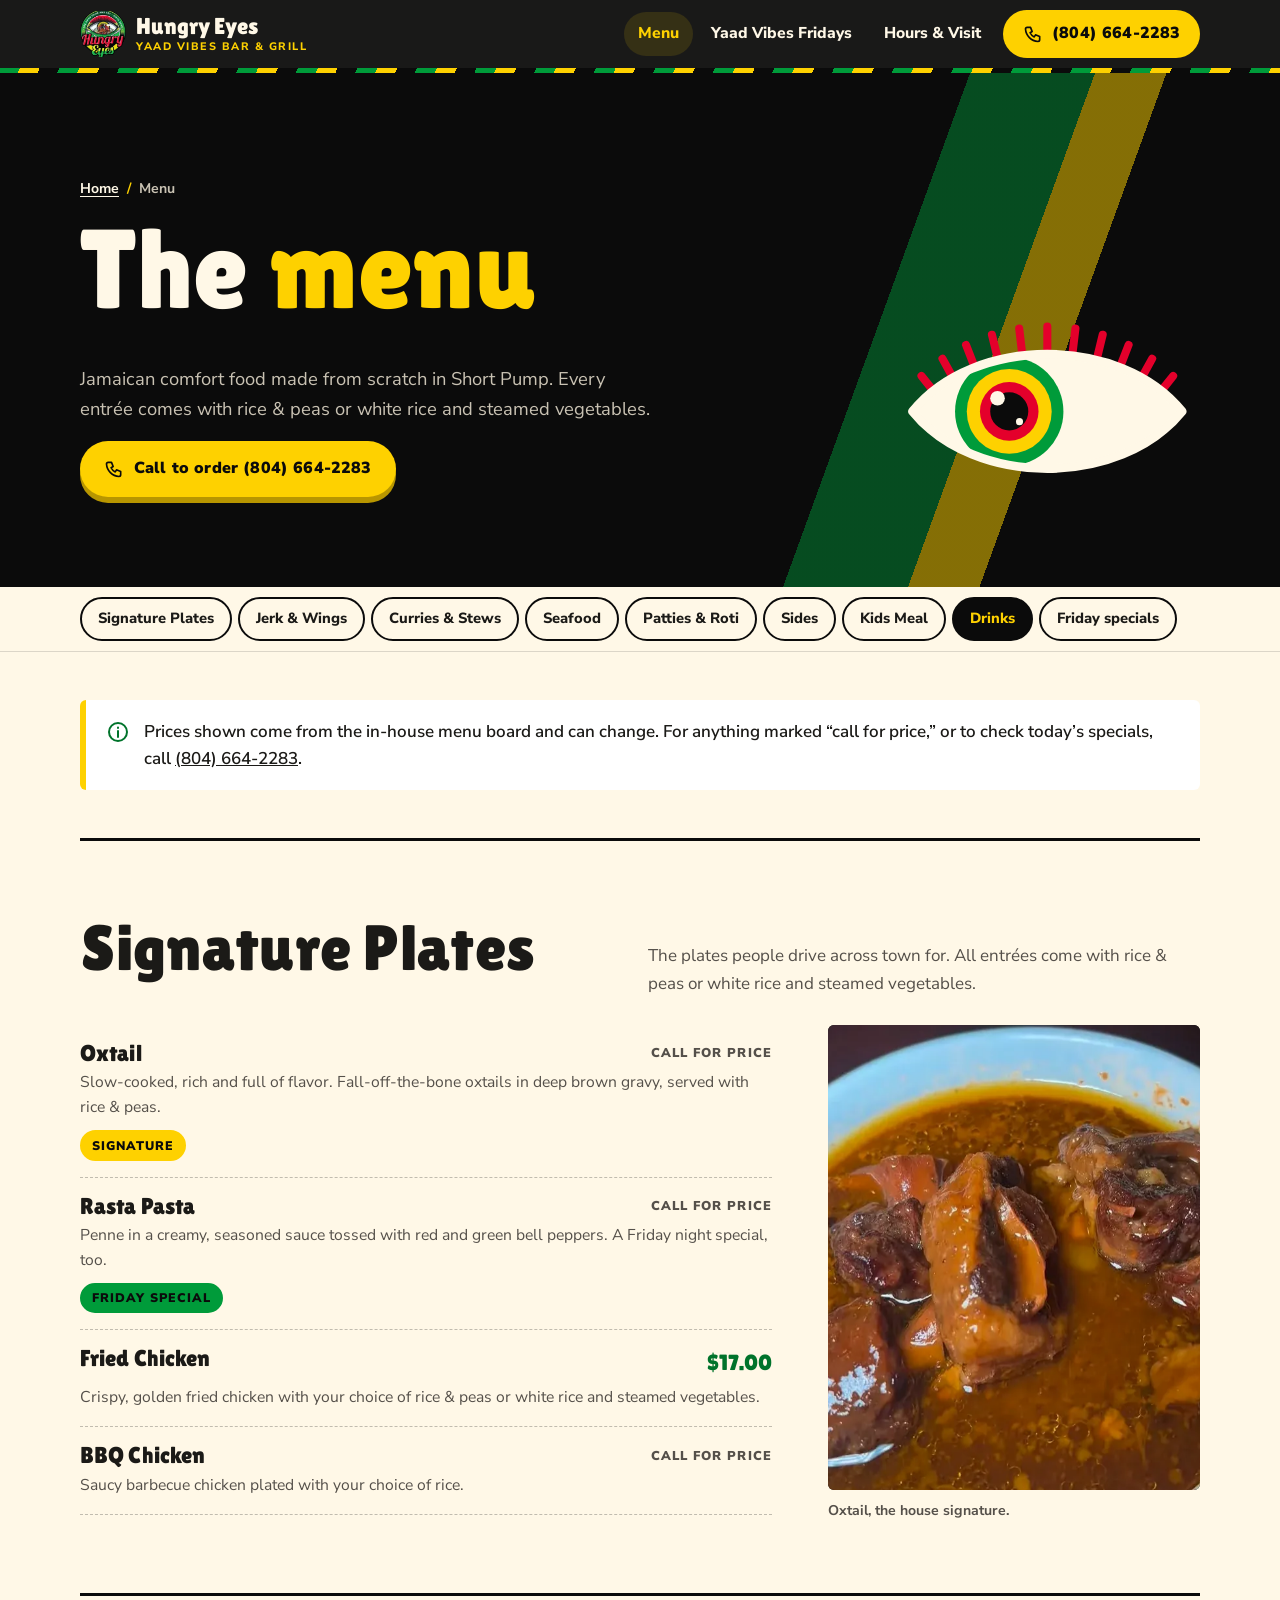
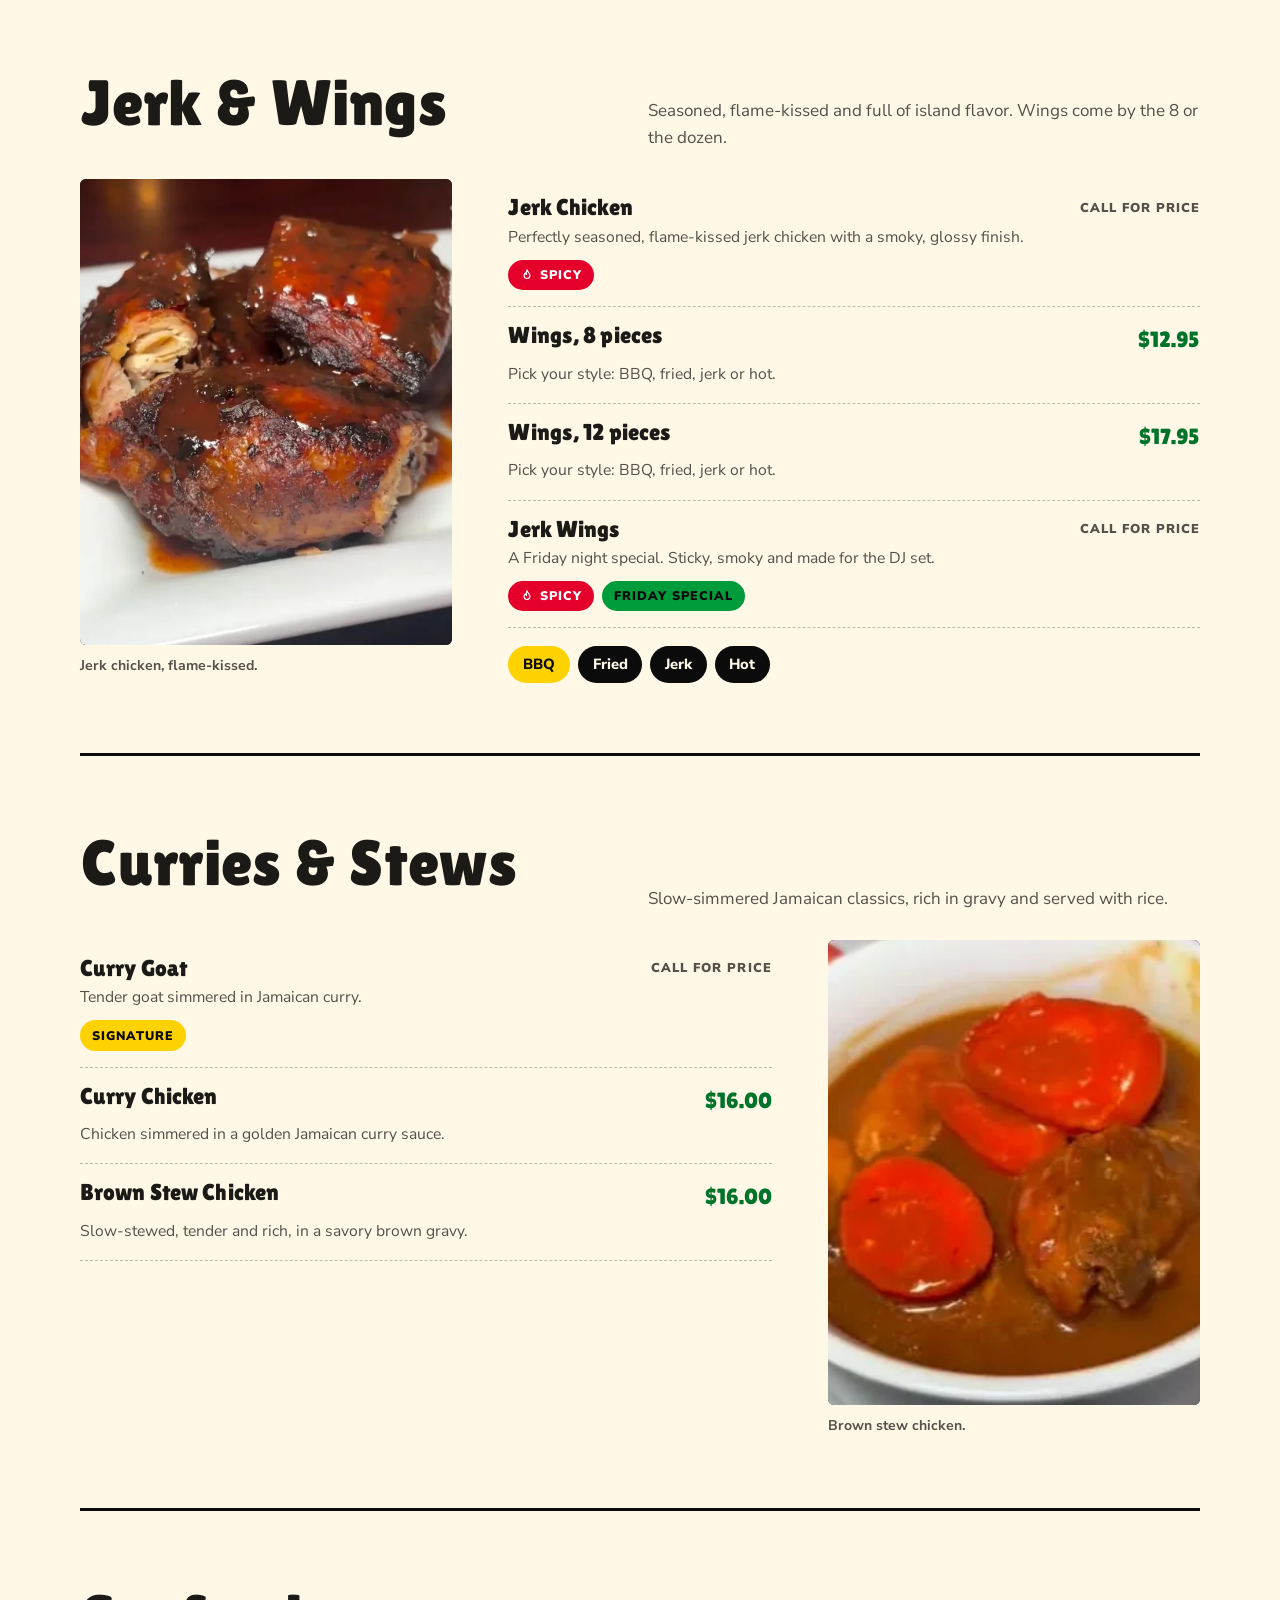
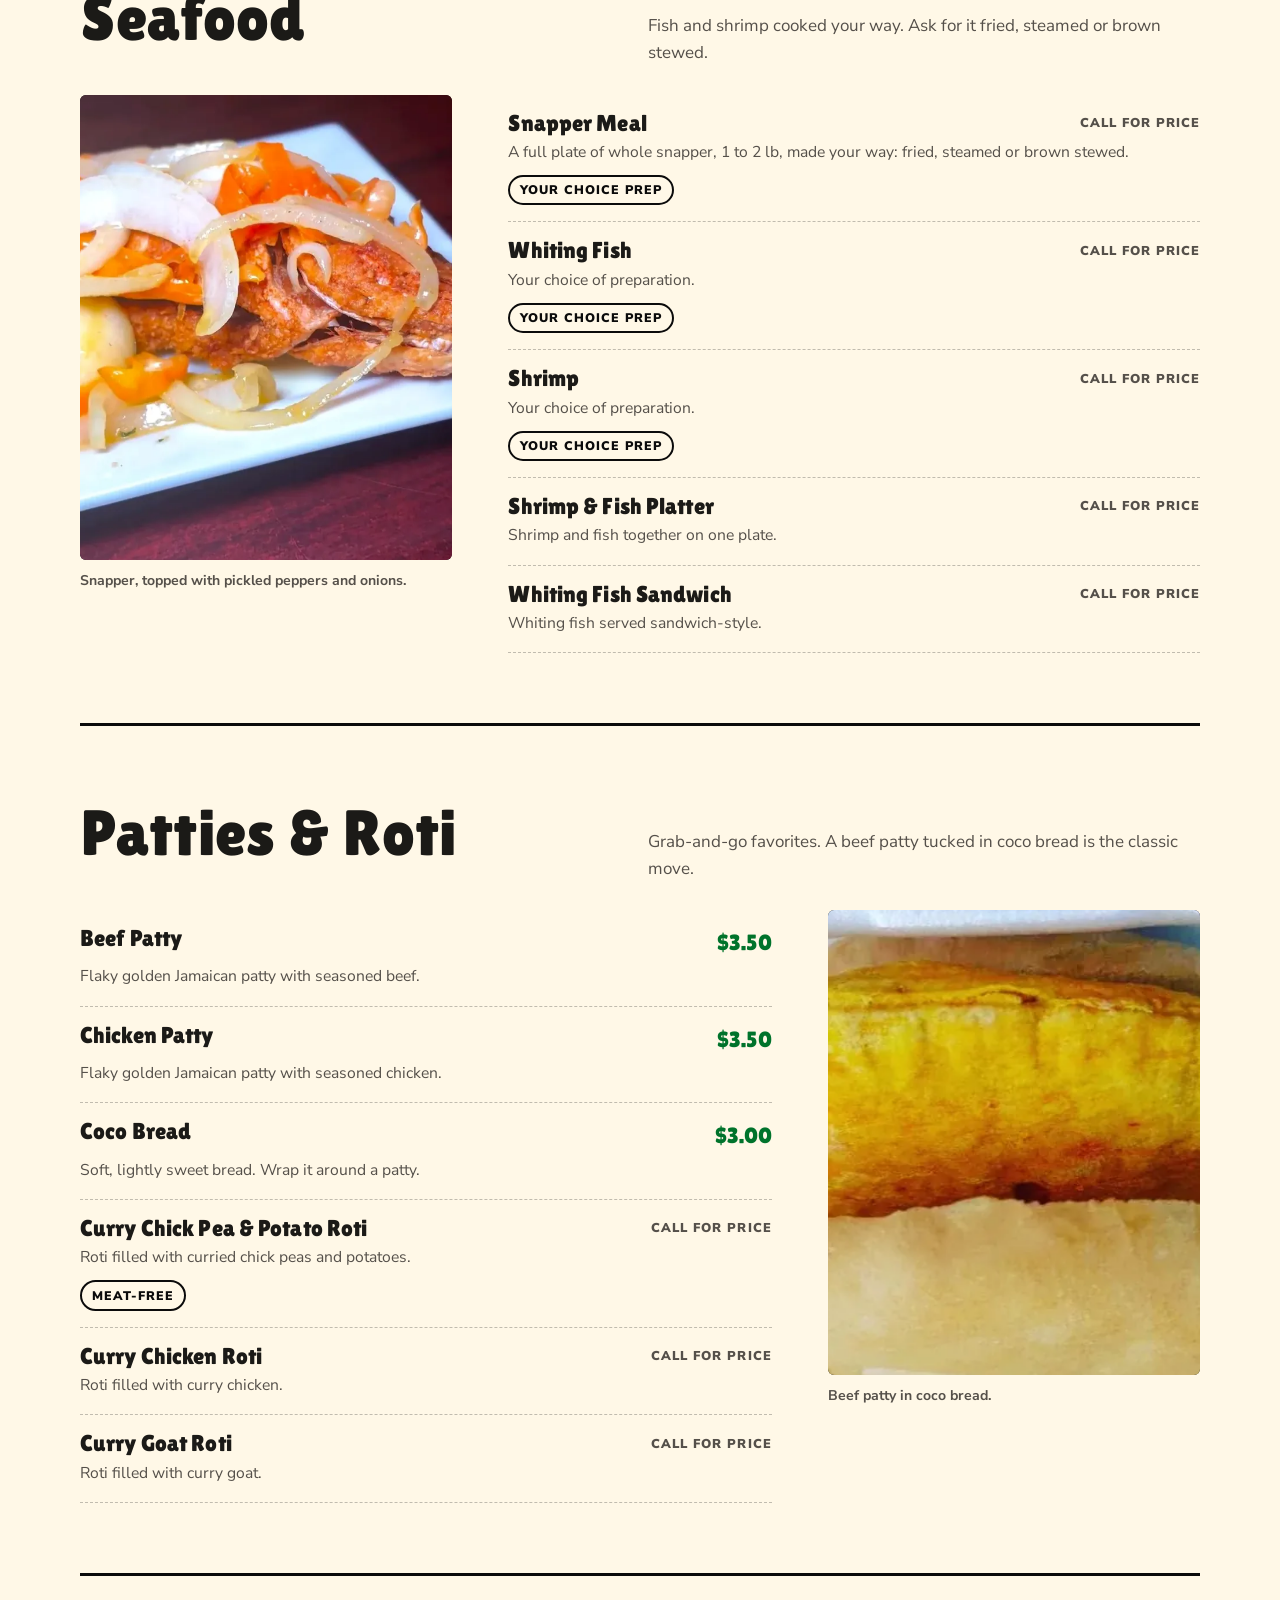
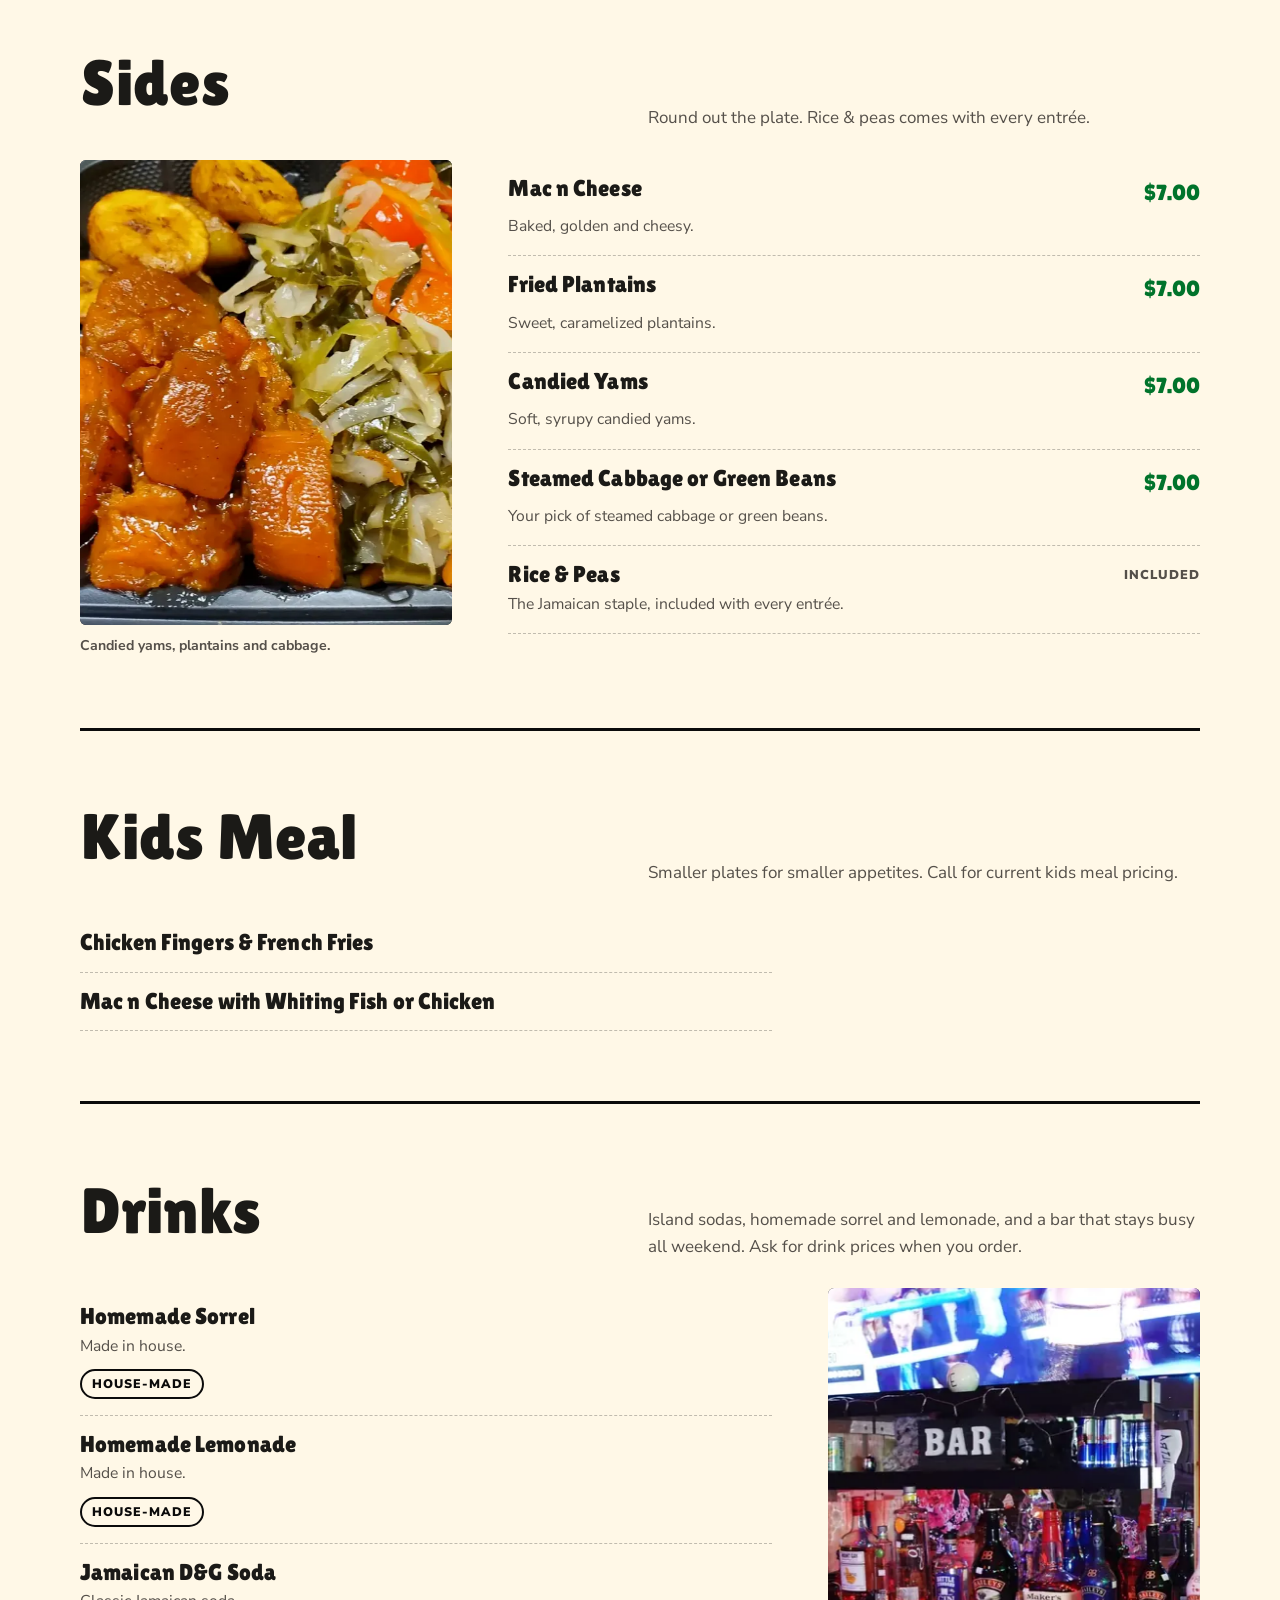
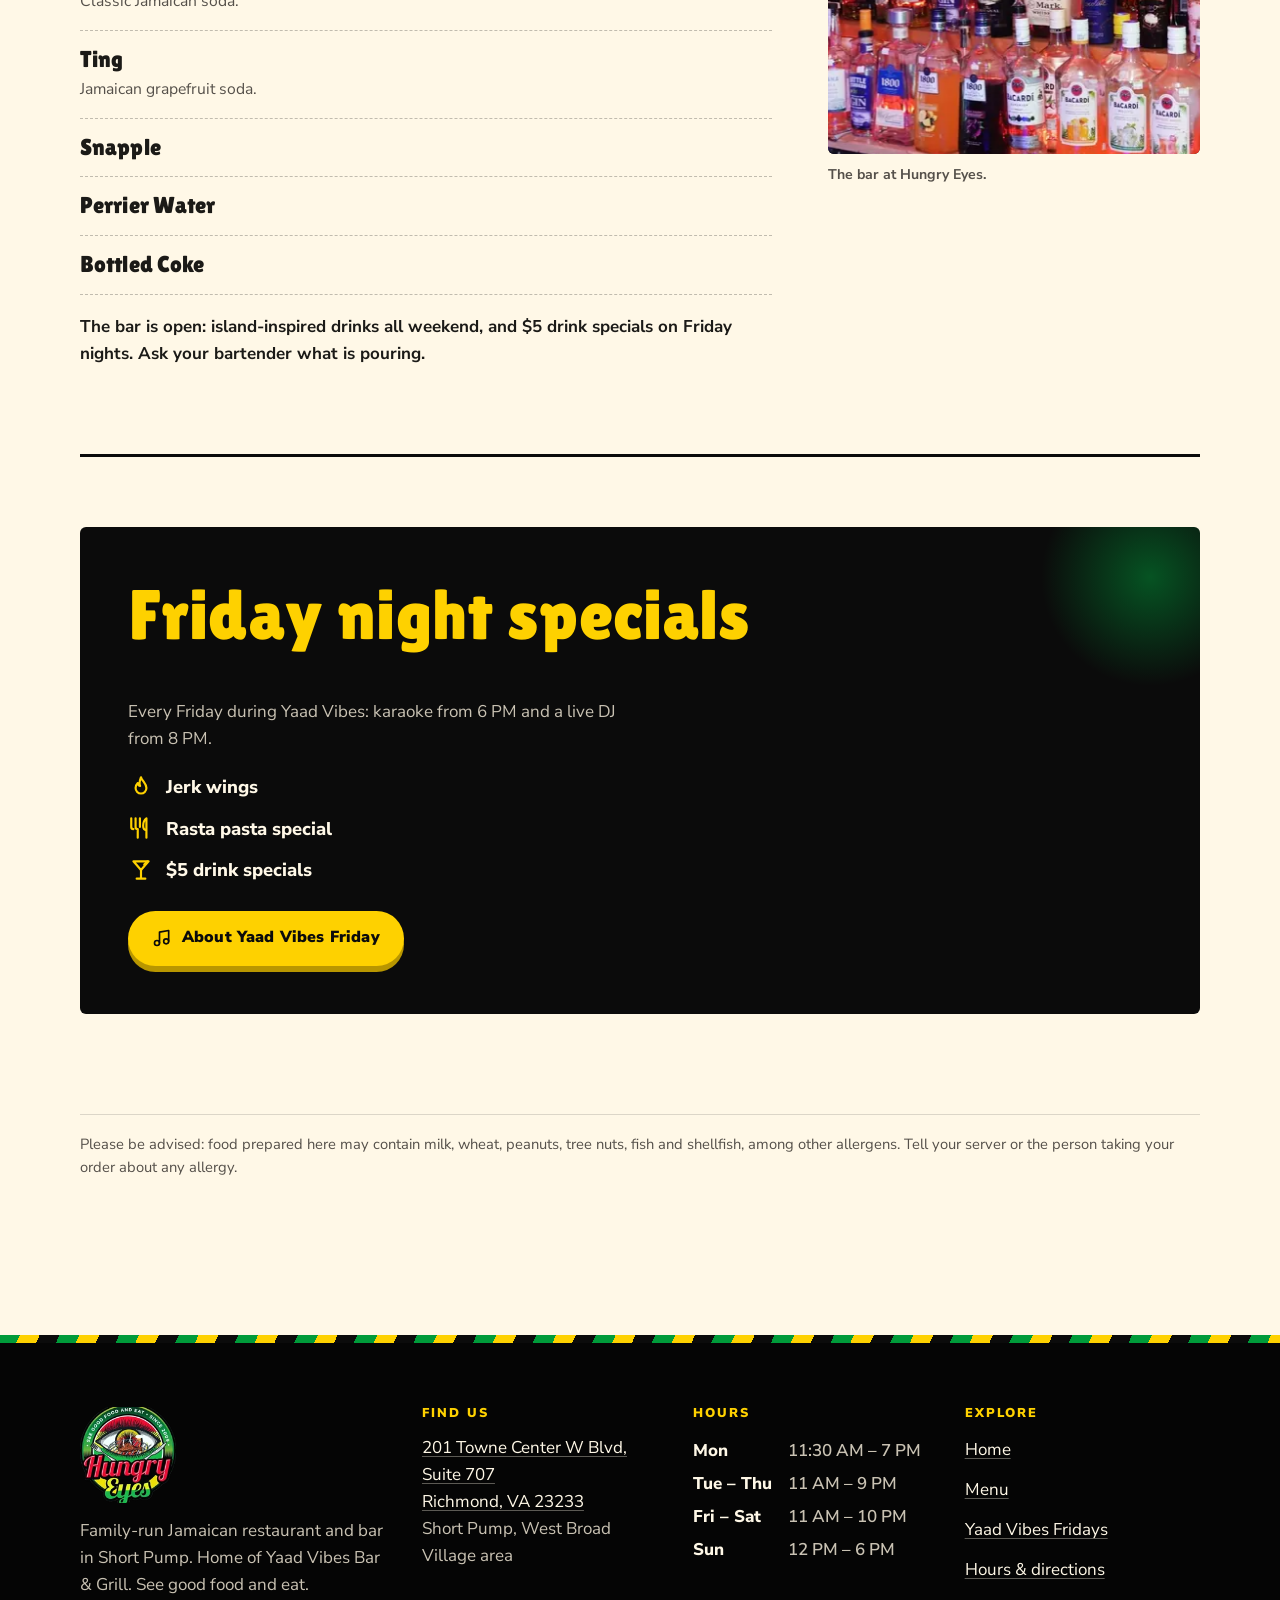
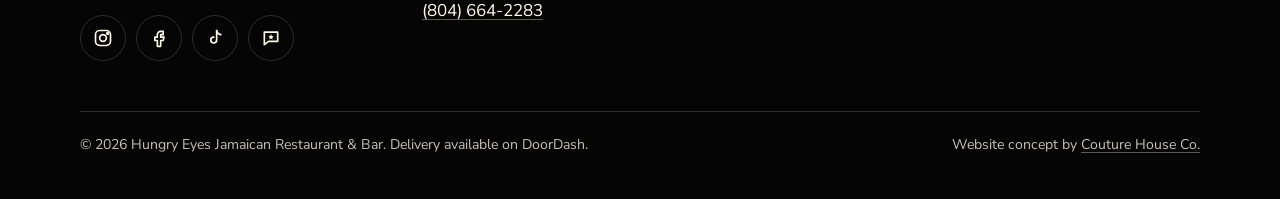
<file: menu.html>
<!doctype html>
<html lang="en">
<head>
<meta charset="utf-8">
<meta name="viewport" content="width=device-width, initial-scale=1, viewport-fit=cover">
<title>Menu | Hungry Eyes Jamaican Restaurant, Richmond, VA</title>
<meta name="description" content="Hungry Eyes menu: oxtail, jerk chicken, curry goat, brown stew chicken, snapper, wings, patties, roti and sides. Jamaican food in Short Pump, Richmond, VA.">
<link rel="canonical" href="https://hungry-eyes-jamaican-restaurant.netlify.app/menu.html">
<meta name="theme-color" content="#0B0B0B">
<meta name="robots" content="index, follow, max-image-preview:large">
<meta property="og:type" content="restaurant">
<meta property="og:site_name" content="Hungry Eyes Jamaican Restaurant &amp; Bar">
<meta property="og:title" content="Menu | Hungry Eyes Jamaican Restaurant, Richmond, VA">
<meta property="og:description" content="Hungry Eyes menu: oxtail, jerk chicken, curry goat, brown stew chicken, snapper, wings, patties, roti and sides. Jamaican food in Short Pump, Richmond, VA.">
<meta property="og:url" content="https://hungry-eyes-jamaican-restaurant.netlify.app/menu.html">
<meta property="og:image" content="https://hungry-eyes-jamaican-restaurant.netlify.app/assets/img/og.jpg">
<meta property="og:image:width" content="1200">
<meta property="og:image:height" content="630">
<meta property="og:image:alt" content="Hungry Eyes Jamaican Restaurant and Bar logo beside a plate of oxtail, cabbage and rice and peas">
<meta property="og:locale" content="en_US">
<meta name="twitter:card" content="summary_large_image">
<meta name="twitter:title" content="Menu | Hungry Eyes Jamaican Restaurant, Richmond, VA">
<meta name="twitter:description" content="Hungry Eyes menu: oxtail, jerk chicken, curry goat, brown stew chicken, snapper, wings, patties, roti and sides. Jamaican food in Short Pump, Richmond, VA.">
<meta name="twitter:image" content="https://hungry-eyes-jamaican-restaurant.netlify.app/assets/img/og.jpg">
<meta name="geo.region" content="US-VA">
<meta name="geo.placename" content="Richmond">
<link rel="icon" href="assets/img/favicon.svg" type="image/svg+xml">
<link rel="icon" href="assets/img/favicon-32.png" sizes="32x32" type="image/png">
<link rel="apple-touch-icon" href="assets/img/apple-touch-icon.png">
<link rel="manifest" href="site.webmanifest">
<link rel="preload" href="assets/fonts/lilita-one-latin-400-normal.woff2" as="font" type="font/woff2" crossorigin>
<link rel="preload" href="assets/fonts/nunito-sans-latin-wght-normal.woff2" as="font" type="font/woff2" crossorigin>
<link rel="stylesheet" href="assets/css/fonts.css?v=20260930b">
<link rel="stylesheet" href="assets/css/site.css?v=20260930b">
<script>document.documentElement.classList.add('js');</script>
<script src="assets/js/site.js" defer></script>
<script type="application/ld+json">{"@context":"https://schema.org","@type":["Restaurant","BarOrPub"],"@id":"https://hungry-eyes-jamaican-restaurant.netlify.app/#restaurant","name":"Hungry Eyes Jamaican Restaurant & Bar","alternateName":["Hungry Eyes","Yaad Vibes Bar & Grill","Hungry Eyes (Yaad Vibes Bar & Grill)"],"slogan":"See Good Food and Eat","description":"Family-run Jamaican restaurant and bar in Short Pump, Richmond, VA, serving oxtail, jerk chicken, curry goat, rasta pasta and snapper, with self-serve karaoke and a live DJ on Friday nights.","url":"https://hungry-eyes-jamaican-restaurant.netlify.app/","logo":"https://hungry-eyes-jamaican-restaurant.netlify.app/assets/img/hungry-eyes-logo.png","image":["https://hungry-eyes-jamaican-restaurant.netlify.app/assets/img/og.jpg","https://hungry-eyes-jamaican-restaurant.netlify.app/assets/img/hero-oxtail-plate.webp","https://hungry-eyes-jamaican-restaurant.netlify.app/assets/img/storefront-short-pump.webp"],"telephone":"+18046642283","address":{"@type":"PostalAddress","streetAddress":"201 Towne Center W Blvd, Suite 707","addressLocality":"Richmond","addressRegion":"VA","postalCode":"23233","addressCountry":"US"},"openingHoursSpecification":[{"@type":"OpeningHoursSpecification","dayOfWeek":["Monday"],"opens":"11:30","closes":"19:00"},{"@type":"OpeningHoursSpecification","dayOfWeek":["Tuesday"],"opens":"11:00","closes":"21:00"},{"@type":"OpeningHoursSpecification","dayOfWeek":["Wednesday"],"opens":"11:00","closes":"21:00"},{"@type":"OpeningHoursSpecification","dayOfWeek":["Thursday"],"opens":"11:00","closes":"21:00"},{"@type":"OpeningHoursSpecification","dayOfWeek":["Friday"],"opens":"11:00","closes":"22:00"},{"@type":"OpeningHoursSpecification","dayOfWeek":["Saturday"],"opens":"11:00","closes":"22:00"},{"@type":"OpeningHoursSpecification","dayOfWeek":["Sunday"],"opens":"12:00","closes":"18:00"}],"servesCuisine":["Jamaican","Caribbean"],"foundingDate":"2009","areaServed":[{"@type":"Place","name":"Short Pump, VA"},{"@type":"City","name":"Richmond, VA"},{"@type":"AdministrativeArea","name":"Henrico County, VA"}],"sameAs":["https://www.instagram.com/hungryeyesrva/","https://www.facebook.com/p/Hungry-Eyes-Restaurant-Bar-100050273444318/","https://www.tiktok.com/@hungryeyesofficial","https://www.tripadvisor.com/Restaurant_Review-g60893-d26358660-Reviews-Hungry_Eyes_Jamaican_Restaurant_Bar-Richmond_Virginia.html"],"hasMap":"https://www.google.com/maps/search/?api=1&query=Hungry+Eyes+Jamaican+Restaurant+%26+Bar+201+Towne+Center+W+Blvd+Suite+707+Richmond+VA+23233","hasMenu":{"@type":"Menu","name":"Hungry Eyes Menu","url":"https://hungry-eyes-jamaican-restaurant.netlify.app/menu.html","hasMenuSection":[{"@type":"MenuSection","name":"Signature Plates","description":"The plates people drive across town for. All entrées come with rice & peas or white rice and steamed vegetables.","hasMenuItem":[{"@type":"MenuItem","name":"Oxtail","description":"Slow-cooked, rich and full of flavor. Fall-off-the-bone oxtails in deep brown gravy, served with rice & peas."},{"@type":"MenuItem","name":"Rasta Pasta","description":"Penne in a creamy, seasoned sauce tossed with red and green bell peppers. A Friday night special, too."},{"@type":"MenuItem","name":"Fried Chicken","description":"Crispy, golden fried chicken with your choice of rice & peas or white rice and steamed vegetables.","offers":{"@type":"Offer","price":"17.00","priceCurrency":"USD"}},{"@type":"MenuItem","name":"BBQ Chicken","description":"Saucy barbecue chicken plated with your choice of rice."}]},{"@type":"MenuSection","name":"Jerk & Wings","description":"Seasoned, flame-kissed and full of island flavor. Wings come by the 8 or the dozen.","hasMenuItem":[{"@type":"MenuItem","name":"Jerk Chicken","description":"Perfectly seasoned, flame-kissed jerk chicken with a smoky, glossy finish."},{"@type":"MenuItem","name":"Wings, 8 pieces","description":"Pick your style: BBQ, fried, jerk or hot.","offers":{"@type":"Offer","price":"12.95","priceCurrency":"USD"}},{"@type":"MenuItem","name":"Wings, 12 pieces","description":"Pick your style: BBQ, fried, jerk or hot.","offers":{"@type":"Offer","price":"17.95","priceCurrency":"USD"}},{"@type":"MenuItem","name":"Jerk Wings","description":"A Friday night special. Sticky, smoky and made for the DJ set."}]},{"@type":"MenuSection","name":"Curries & Stews","description":"Slow-simmered Jamaican classics, rich in gravy and served with rice.","hasMenuItem":[{"@type":"MenuItem","name":"Curry Goat","description":"Tender goat simmered in Jamaican curry."},{"@type":"MenuItem","name":"Curry Chicken","description":"Chicken simmered in a golden Jamaican curry sauce.","offers":{"@type":"Offer","price":"16.00","priceCurrency":"USD"}},{"@type":"MenuItem","name":"Brown Stew Chicken","description":"Slow-stewed, tender and rich, in a savory brown gravy.","offers":{"@type":"Offer","price":"16.00","priceCurrency":"USD"}}]},{"@type":"MenuSection","name":"Seafood","description":"Fish and shrimp cooked your way. Ask for it fried, steamed or brown stewed.","hasMenuItem":[{"@type":"MenuItem","name":"Snapper Meal","description":"A full plate of whole snapper, 1 to 2 lb, made your way: fried, steamed or brown stewed."},{"@type":"MenuItem","name":"Whiting Fish","description":"Your choice of preparation."},{"@type":"MenuItem","name":"Shrimp","description":"Your choice of preparation."},{"@type":"MenuItem","name":"Shrimp & Fish Platter","description":"Shrimp and fish together on one plate."},{"@type":"MenuItem","name":"Whiting Fish Sandwich","description":"Whiting fish served sandwich-style."}]},{"@type":"MenuSection","name":"Patties & Roti","description":"Grab-and-go favorites. A beef patty tucked in coco bread is the classic move.","hasMenuItem":[{"@type":"MenuItem","name":"Beef Patty","description":"Flaky golden Jamaican patty with seasoned beef.","offers":{"@type":"Offer","price":"3.50","priceCurrency":"USD"}},{"@type":"MenuItem","name":"Chicken Patty","description":"Flaky golden Jamaican patty with seasoned chicken.","offers":{"@type":"Offer","price":"3.50","priceCurrency":"USD"}},{"@type":"MenuItem","name":"Coco Bread","description":"Soft, lightly sweet bread. Wrap it around a patty.","offers":{"@type":"Offer","price":"3.00","priceCurrency":"USD"}},{"@type":"MenuItem","name":"Curry Chick Pea & Potato Roti","description":"Roti filled with curried chick peas and potatoes."},{"@type":"MenuItem","name":"Curry Chicken Roti","description":"Roti filled with curry chicken."},{"@type":"MenuItem","name":"Curry Goat Roti","description":"Roti filled with curry goat."}]},{"@type":"MenuSection","name":"Sides","description":"Round out the plate. Rice & peas comes with every entrée.","hasMenuItem":[{"@type":"MenuItem","name":"Mac n Cheese","description":"Baked, golden and cheesy.","offers":{"@type":"Offer","price":"7.00","priceCurrency":"USD"}},{"@type":"MenuItem","name":"Fried Plantains","description":"Sweet, caramelized plantains.","offers":{"@type":"Offer","price":"7.00","priceCurrency":"USD"}},{"@type":"MenuItem","name":"Candied Yams","description":"Soft, syrupy candied yams.","offers":{"@type":"Offer","price":"7.00","priceCurrency":"USD"}},{"@type":"MenuItem","name":"Steamed Cabbage or Green Beans","description":"Your pick of steamed cabbage or green beans.","offers":{"@type":"Offer","price":"7.00","priceCurrency":"USD"}},{"@type":"MenuItem","name":"Rice & Peas","description":"The Jamaican staple, included with every entrée."}]},{"@type":"MenuSection","name":"Kids Meal","description":"Smaller plates for smaller appetites. Call for current kids meal pricing.","hasMenuItem":[{"@type":"MenuItem","name":"Chicken Fingers & French Fries"},{"@type":"MenuItem","name":"Mac n Cheese with Whiting Fish or Chicken"}]},{"@type":"MenuSection","name":"Drinks","description":"Island sodas, homemade sorrel and lemonade, and a bar that stays busy all weekend. Ask for drink prices when you order.","hasMenuItem":[{"@type":"MenuItem","name":"Homemade Sorrel","description":"Made in house."},{"@type":"MenuItem","name":"Homemade Lemonade","description":"Made in house."},{"@type":"MenuItem","name":"Jamaican D&G Soda","description":"Classic Jamaican soda."},{"@type":"MenuItem","name":"Ting","description":"Jamaican grapefruit soda."},{"@type":"MenuItem","name":"Snapple"},{"@type":"MenuItem","name":"Perrier Water"},{"@type":"MenuItem","name":"Bottled Coke"}]}]}}</script>
<script type="application/ld+json">{"@context":"https://schema.org","@type":"BreadcrumbList","itemListElement":[{"@type":"ListItem","position":1,"name":"Home","item":"https://hungry-eyes-jamaican-restaurant.netlify.app/"},{"@type":"ListItem","position":2,"name":"Menu","item":"https://hungry-eyes-jamaican-restaurant.netlify.app/menu.html"}]}</script>
</head>
<body>
<a class="skip-link" href="#main">Skip to content</a>
<header class="site-header">
  <div class="wrap header-inner">
    <a class="brand" href="index.html" aria-label="Hungry Eyes home">
      <img src="assets/img/hungry-eyes-logo-160.webp" width="160" height="160" alt="Hungry Eyes logo: an eye with a grilled plate, ringed with See Good Food and Eat, Since 2009">
      <span class="brand-text"><span class="brand-name">Hungry Eyes</span><span class="brand-sub">Yaad Vibes Bar &amp; Grill</span></span>
    </a>
    <button class="nav-toggle" type="button" aria-expanded="false" aria-controls="site-nav"><span class="nav-toggle-bars" aria-hidden="true"><span></span><span></span><span></span></span><span class="nav-toggle-label">Menu</span></button>
    <nav class="site-nav" id="site-nav" aria-label="Main">
      <ul class="nav-list"><li><a href="menu.html" aria-current="page">Menu<svg viewBox="0 0 24 24" fill="none" stroke="currentColor" stroke-width="2" stroke-linecap="round" stroke-linejoin="round" aria-hidden="true" focusable="false"><path d="M5 12h14M13 6l6 6-6 6"/></svg></a></li><li><a href="yaad-vibes.html">Yaad Vibes Fridays<svg viewBox="0 0 24 24" fill="none" stroke="currentColor" stroke-width="2" stroke-linecap="round" stroke-linejoin="round" aria-hidden="true" focusable="false"><path d="M5 12h14M13 6l6 6-6 6"/></svg></a></li><li><a href="visit.html">Hours &amp; Visit<svg viewBox="0 0 24 24" fill="none" stroke="currentColor" stroke-width="2" stroke-linecap="round" stroke-linejoin="round" aria-hidden="true" focusable="false"><path d="M5 12h14M13 6l6 6-6 6"/></svg></a></li></ul>
      <a class="btn btn--gold nav-cta" href="tel:+18046642283"><svg viewBox="0 0 24 24" fill="none" stroke="currentColor" stroke-width="2" stroke-linecap="round" stroke-linejoin="round" aria-hidden="true" focusable="false"><path d="M5 4h4l2 5-2.5 1.5a11 11 0 0 0 5 5L15 13l5 2v4a2 2 0 0 1-2 2A16 16 0 0 1 3 6a2 2 0 0 1 2-2"/></svg>Call to order (804) 664-2283</a>
      <a class="btn btn--gold header-call" href="tel:+18046642283"><svg viewBox="0 0 24 24" fill="none" stroke="currentColor" stroke-width="2" stroke-linecap="round" stroke-linejoin="round" aria-hidden="true" focusable="false"><path d="M5 4h4l2 5-2.5 1.5a11 11 0 0 0 5 5L15 13l5 2v4a2 2 0 0 1-2 2A16 16 0 0 1 3 6a2 2 0 0 1 2-2"/></svg>(804) 664-2283</a>
    </nav>
  </div>
</header>

<main id="main">
<section class="page-hero">
  <div class="wrap page-hero-grid">
    <div>
      <nav class="crumbs" aria-label="Breadcrumb"><ol><li><a href="index.html">Home</a></li><li aria-current="page">Menu</li></ol></nav>
      <h1>The <span class="gold">menu</span></h1>
      <p>Jamaican comfort food made from scratch in Short Pump. Every entrée comes with rice &amp; peas or white rice and steamed vegetables.</p>
      <div class="btn-row"><a class="btn btn--gold" href="tel:+18046642283"><svg viewBox="0 0 24 24" fill="none" stroke="currentColor" stroke-width="2" stroke-linecap="round" stroke-linejoin="round" aria-hidden="true" focusable="false"><path d="M5 4h4l2 5-2.5 1.5a11 11 0 0 0 5 5L15 13l5 2v4a2 2 0 0 1-2 2A16 16 0 0 1 3 6a2 2 0 0 1 2-2"/></svg>Call to order (804) 664-2283</a></div>
    </div>
    <svg class="eye page-hero-eye" data-range="26" viewBox="-4 -14 208 132" aria-hidden="true" focusable="false"><defs><clipPath id="e1"><path d="M8 60 C 50 8, 150 8, 192 60 C 150 112, 50 112, 8 60 Z"/></clipPath></defs><path d="M22.2 46.0 L14.1 35.8 M35.6 37.0 L28.4 24.0 M50.5 30.0 L44.5 14.6 M66.4 25.0 L62.2 7.7 M83.0 22.0 L80.8 3.4 M100.0 21.0 L100.0 2.0 M117.0 22.0 L119.2 3.4 M133.6 25.0 L137.8 7.7 M149.5 30.0 L155.5 14.6 M164.4 37.0 L171.6 24.0 M177.8 46.0 L185.9 35.8" stroke="#E4002B" stroke-width="5.5" stroke-linecap="round" fill="none"/><g clip-path="url(#e1)"><rect x="0" y="0" width="200" height="120" fill="#FFF8E7"/><g class="eye-iris"><circle cx="100" cy="60" r="37" fill="#009B3A"/><circle cx="100" cy="60" r="29" fill="#FED100"/><circle cx="100" cy="60" r="20" fill="#E4002B"/><circle cx="100" cy="60" r="13" fill="#0B0B0B"/><circle cx="92" cy="51" r="5" fill="#FFF8E7"/><circle cx="107" cy="67" r="2.4" fill="#FFF8E7"/></g><rect class="eye-lid eye-lid--top" x="0" y="0" width="200" height="61" fill="#0B0B0B"/><rect class="eye-lid eye-lid--bottom" x="0" y="59" width="200" height="61" fill="#0B0B0B"/></g><path d="M8 60 C 50 8, 150 8, 192 60 C 150 112, 50 112, 8 60 Z" fill="none" stroke="#FFF8E7" stroke-width="6" stroke-linejoin="round"/></svg>
  </div>
</section>
<nav class="menu-nav" aria-label="Menu sections"><div class="wrap"><ul><li><a href="#signature">Signature Plates</a></li><li><a href="#jerk">Jerk &amp; Wings</a></li><li><a href="#curries">Curries &amp; Stews</a></li><li><a href="#seafood">Seafood</a></li><li><a href="#patties">Patties &amp; Roti</a></li><li><a href="#sides">Sides</a></li><li><a href="#kids">Kids Meal</a></li><li><a href="#drinks">Drinks</a></li><li><a href="#friday">Friday specials</a></li></ul></div></nav>
<div class="section section--cream" style="padding-top:48px">
  <div class="wrap">
    <div class="menu-note"><svg viewBox="0 0 24 24" fill="none" stroke="currentColor" stroke-width="2" stroke-linecap="round" stroke-linejoin="round" aria-hidden="true" focusable="false"><circle cx="12" cy="12" r="9"/><path d="M12 11v6M12 7.5v.5"/></svg><p>Prices shown come from the in-house menu board and can change. For anything marked &ldquo;call for price,&rdquo; or to check today&rsquo;s specials, call <a href="tel:+18046642283">(804) 664-2283</a>.</p></div>
    <section class="menu-section" id="signature" aria-labelledby="signature-h">
  <div class="menu-section-head"><h2 id="signature-h"><span class="wipe"><span class="wipe-text">Signature Plates</span></span></h2><p>The plates people drive across town for. All entrées come with rice &amp; peas or white rice and steamed vegetables.</p></div>
  <div class="menu-cols"><div><ul class="menu-list"><li class="menu-item"><h3>Oxtail</h3><span class="price price--ask">Call for price</span><p>Slow-cooked, rich and full of flavor. Fall-off-the-bone oxtails in deep brown gravy, served with rice &amp; peas.</p><div class="tags"><span class="tag tag--gold">Signature</span></div></li><li class="menu-item"><h3>Rasta Pasta</h3><span class="price price--ask">Call for price</span><p>Penne in a creamy, seasoned sauce tossed with red and green bell peppers. A Friday night special, too.</p><div class="tags"><span class="tag tag--green">Friday special</span></div></li><li class="menu-item"><h3>Fried Chicken</h3><span class="price">$17.00</span><p>Crispy, golden fried chicken with your choice of rice &amp; peas or white rice and steamed vegetables.</p></li><li class="menu-item"><h3>BBQ Chicken</h3><span class="price price--ask">Call for price</span><p>Saucy barbecue chicken plated with your choice of rice.</p></li></ul></div><figure class="menu-photo"><div class="parallax "><img src="assets/img/oxtail-stew-bowl.webp" width="640" height="1091" alt="Oxtail stew in a light blue bowl, glossy brown gravy over fall-off-the-bone pieces" loading="lazy" decoding="async"></div><figcaption>Oxtail, the house signature.</figcaption></figure></div>
</section><section class="menu-section" id="jerk" aria-labelledby="jerk-h">
  <div class="menu-section-head"><h2 id="jerk-h"><span class="wipe"><span class="wipe-text">Jerk &amp; Wings</span></span></h2><p>Seasoned, flame-kissed and full of island flavor. Wings come by the 8 or the dozen.</p></div>
  <div class="menu-cols menu-cols--flip"><div><ul class="menu-list"><li class="menu-item"><h3>Jerk Chicken</h3><span class="price price--ask">Call for price</span><p>Perfectly seasoned, flame-kissed jerk chicken with a smoky, glossy finish.</p><div class="tags"><span class="tag tag--hot"><svg viewBox="0 0 24 24" fill="none" stroke="currentColor" stroke-width="2" stroke-linecap="round" stroke-linejoin="round" aria-hidden="true" focusable="false"><path d="M12 3c1 3.5 5 5.5 5 10a5 5 0 0 1-10 0c0-2.2 1-3.6 2-4.6.3 1.6 1.2 2.6 2.2 2.6C10 8.5 11 5.5 12 3z"/></svg>Spicy</span></div></li><li class="menu-item"><h3>Wings, 8 pieces</h3><span class="price">$12.95</span><p>Pick your style: BBQ, fried, jerk or hot.</p></li><li class="menu-item"><h3>Wings, 12 pieces</h3><span class="price">$17.95</span><p>Pick your style: BBQ, fried, jerk or hot.</p></li><li class="menu-item"><h3>Jerk Wings</h3><span class="price price--ask">Call for price</span><p>A Friday night special. Sticky, smoky and made for the DJ set.</p><div class="tags"><span class="tag tag--hot"><svg viewBox="0 0 24 24" fill="none" stroke="currentColor" stroke-width="2" stroke-linecap="round" stroke-linejoin="round" aria-hidden="true" focusable="false"><path d="M12 3c1 3.5 5 5.5 5 10a5 5 0 0 1-10 0c0-2.2 1-3.6 2-4.6.3 1.6 1.2 2.6 2.2 2.6C10 8.5 11 5.5 12 3z"/></svg>Spicy</span><span class="tag tag--green">Friday special</span></div></li></ul><div class="chips" style="margin-top:18px" aria-label="Wing styles"><span class="chip chip--gold">BBQ</span><span class="chip">Fried</span><span class="chip">Jerk</span><span class="chip">Hot</span></div></div><figure class="menu-photo"><div class="parallax "><img src="assets/img/jerk-chicken.webp" width="720" height="1024" alt="Jerk chicken with a dark, glossy glaze on a white plate" loading="lazy" decoding="async"></div><figcaption>Jerk chicken, flame-kissed.</figcaption></figure></div>
</section><section class="menu-section" id="curries" aria-labelledby="curries-h">
  <div class="menu-section-head"><h2 id="curries-h"><span class="wipe"><span class="wipe-text">Curries &amp; Stews</span></span></h2><p>Slow-simmered Jamaican classics, rich in gravy and served with rice.</p></div>
  <div class="menu-cols"><div><ul class="menu-list"><li class="menu-item"><h3>Curry Goat</h3><span class="price price--ask">Call for price</span><p>Tender goat simmered in Jamaican curry.</p><div class="tags"><span class="tag tag--gold">Signature</span></div></li><li class="menu-item"><h3>Curry Chicken</h3><span class="price">$16.00</span><p>Chicken simmered in a golden Jamaican curry sauce.</p></li><li class="menu-item"><h3>Brown Stew Chicken</h3><span class="price">$16.00</span><p>Slow-stewed, tender and rich, in a savory brown gravy.</p></li></ul></div><figure class="menu-photo"><div class="parallax "><img src="assets/img/brown-stew-chicken.webp" width="313" height="516" alt="Brown stew chicken in a white bowl topped with sliced tomatoes" loading="lazy" decoding="async"></div><figcaption>Brown stew chicken.</figcaption></figure></div>
</section><section class="menu-section" id="seafood" aria-labelledby="seafood-h">
  <div class="menu-section-head"><h2 id="seafood-h"><span class="wipe"><span class="wipe-text">Seafood</span></span></h2><p>Fish and shrimp cooked your way. Ask for it fried, steamed or brown stewed.</p></div>
  <div class="menu-cols menu-cols--flip"><div><ul class="menu-list"><li class="menu-item"><h3>Snapper Meal</h3><span class="price price--ask">Call for price</span><p>A full plate of whole snapper, 1 to 2 lb, made your way: fried, steamed or brown stewed.</p><div class="tags"><span class="tag">Your choice prep</span></div></li><li class="menu-item"><h3>Whiting Fish</h3><span class="price price--ask">Call for price</span><p>Your choice of preparation.</p><div class="tags"><span class="tag">Your choice prep</span></div></li><li class="menu-item"><h3>Shrimp</h3><span class="price price--ask">Call for price</span><p>Your choice of preparation.</p><div class="tags"><span class="tag">Your choice prep</span></div></li><li class="menu-item"><h3>Shrimp &amp; Fish Platter</h3><span class="price price--ask">Call for price</span><p>Shrimp and fish together on one plate.</p></li><li class="menu-item"><h3>Whiting Fish Sandwich</h3><span class="price price--ask">Call for price</span><p>Whiting fish served sandwich-style.</p></li></ul></div><figure class="menu-photo"><div class="parallax "><img src="assets/img/escovitch-snapper.webp" width="720" height="1050" alt="Fried snapper topped with pickled onions and peppers on a white plate" loading="lazy" decoding="async"></div><figcaption>Snapper, topped with pickled peppers and onions.</figcaption></figure></div>
</section><section class="menu-section" id="patties" aria-labelledby="patties-h">
  <div class="menu-section-head"><h2 id="patties-h"><span class="wipe"><span class="wipe-text">Patties &amp; Roti</span></span></h2><p>Grab-and-go favorites. A beef patty tucked in coco bread is the classic move.</p></div>
  <div class="menu-cols"><div><ul class="menu-list"><li class="menu-item"><h3>Beef Patty</h3><span class="price">$3.50</span><p>Flaky golden Jamaican patty with seasoned beef.</p></li><li class="menu-item"><h3>Chicken Patty</h3><span class="price">$3.50</span><p>Flaky golden Jamaican patty with seasoned chicken.</p></li><li class="menu-item"><h3>Coco Bread</h3><span class="price">$3.00</span><p>Soft, lightly sweet bread. Wrap it around a patty.</p></li><li class="menu-item"><h3>Curry Chick Pea &amp; Potato Roti</h3><span class="price price--ask">Call for price</span><p>Roti filled with curried chick peas and potatoes.</p><div class="tags"><span class="tag">Meat-free</span></div></li><li class="menu-item"><h3>Curry Chicken Roti</h3><span class="price price--ask">Call for price</span><p>Roti filled with curry chicken.</p></li><li class="menu-item"><h3>Curry Goat Roti</h3><span class="price price--ask">Call for price</span><p>Roti filled with curry goat.</p></li></ul></div><figure class="menu-photo"><div class="parallax "><img src="assets/img/beef-patty-coco-bread.webp" width="612" height="612" alt="Golden Jamaican beef patty tucked inside coco bread" loading="lazy" decoding="async"></div><figcaption>Beef patty in coco bread.</figcaption></figure></div>
</section><section class="menu-section" id="sides" aria-labelledby="sides-h">
  <div class="menu-section-head"><h2 id="sides-h"><span class="wipe"><span class="wipe-text">Sides</span></span></h2><p>Round out the plate. Rice &amp; peas comes with every entrée.</p></div>
  <div class="menu-cols menu-cols--flip"><div><ul class="menu-list"><li class="menu-item"><h3>Mac n Cheese</h3><span class="price">$7.00</span><p>Baked, golden and cheesy.</p></li><li class="menu-item"><h3>Fried Plantains</h3><span class="price">$7.00</span><p>Sweet, caramelized plantains.</p></li><li class="menu-item"><h3>Candied Yams</h3><span class="price">$7.00</span><p>Soft, syrupy candied yams.</p></li><li class="menu-item"><h3>Steamed Cabbage or Green Beans</h3><span class="price">$7.00</span><p>Your pick of steamed cabbage or green beans.</p></li><li class="menu-item"><h3>Rice &amp; Peas</h3><span class="price price--ask">Included</span><p>The Jamaican staple, included with every entrée.</p></li></ul></div><figure class="menu-photo"><div class="parallax "><img src="assets/img/candied-yams-plantain-cabbage.webp" srcset="assets/img/candied-yams-plantain-cabbage-800.webp 800w, assets/img/candied-yams-plantain-cabbage.webp 1080w" sizes="(min-width: 900px) 30vw, 100vw" width="1080" height="1080" alt="Candied yams, fried plantains and steamed cabbage with carrots in a takeout tray" loading="lazy" decoding="async"></div><figcaption>Candied yams, plantains and cabbage.</figcaption></figure></div>
</section><section class="menu-section" id="kids" aria-labelledby="kids-h">
  <div class="menu-section-head"><h2 id="kids-h"><span class="wipe"><span class="wipe-text">Kids Meal</span></span></h2><p>Smaller plates for smaller appetites. Call for current kids meal pricing.</p></div>
  <div class="menu-cols"><div><ul class="menu-list"><li class="menu-item"><h3>Chicken Fingers &amp; French Fries</h3></li><li class="menu-item"><h3>Mac n Cheese with Whiting Fish or Chicken</h3></li></ul></div><div></div></div>
</section><section class="menu-section" id="drinks" aria-labelledby="drinks-h">
  <div class="menu-section-head"><h2 id="drinks-h"><span class="wipe"><span class="wipe-text">Drinks</span></span></h2><p>Island sodas, homemade sorrel and lemonade, and a bar that stays busy all weekend. Ask for drink prices when you order.</p></div>
  <div class="menu-cols"><div><ul class="menu-list"><li class="menu-item"><h3>Homemade Sorrel</h3><p>Made in house.</p><div class="tags"><span class="tag">House-made</span></div></li><li class="menu-item"><h3>Homemade Lemonade</h3><p>Made in house.</p><div class="tags"><span class="tag">House-made</span></div></li><li class="menu-item"><h3>Jamaican D&amp;G Soda</h3><p>Classic Jamaican soda.</p></li><li class="menu-item"><h3>Ting</h3><p>Jamaican grapefruit soda.</p></li><li class="menu-item"><h3>Snapple</h3></li><li class="menu-item"><h3>Perrier Water</h3></li><li class="menu-item"><h3>Bottled Coke</h3></li></ul><p style="margin-top:18px;font-weight:700">The bar is open: island-inspired drinks all weekend, and $5 drink specials on Friday nights. Ask your bartender what is pouring.</p></div><figure class="menu-photo"><div class="parallax "><img src="assets/img/bar-shelves.webp" srcset="assets/img/bar-shelves-800.webp 800w, assets/img/bar-shelves.webp 1440w" sizes="(min-width: 900px) 30vw, 100vw" width="1440" height="960" alt="Backlit bar shelves stocked with rum, liqueurs and spirits beneath TV screens" loading="lazy" decoding="async"></div><figcaption>The bar at Hungry Eyes.</figcaption></figure></div>
</section>
    <section class="menu-section" id="friday" aria-labelledby="friday-h">
      <div class="friday-card">
        <h2 id="friday-h"><span class="wipe"><span class="wipe-text">Friday night specials</span></span></h2>
        <p style="color:var(--muted-dark);max-width:52ch;position:relative">Every Friday during Yaad Vibes: karaoke from 6 PM and a live DJ from 8 PM.</p>
        <ul class="friday-list">
          <li><svg viewBox="0 0 24 24" fill="none" stroke="currentColor" stroke-width="2" stroke-linecap="round" stroke-linejoin="round" aria-hidden="true" focusable="false"><path d="M12 3c1 3.5 5 5.5 5 10a5 5 0 0 1-10 0c0-2.2 1-3.6 2-4.6.3 1.6 1.2 2.6 2.2 2.6C10 8.5 11 5.5 12 3z"/></svg>Jerk wings</li>
          <li><svg viewBox="0 0 24 24" fill="none" stroke="currentColor" stroke-width="2" stroke-linecap="round" stroke-linejoin="round" aria-hidden="true" focusable="false"><path d="M7 3v8a2 2 0 0 0 2 2v8M11 3v8M3 3v8a2 2 0 0 0 2 2M17 21V3c-2 1.5-3 4-3 7s1 4 3 4"/></svg>Rasta pasta special</li>
          <li><svg viewBox="0 0 24 24" fill="none" stroke="currentColor" stroke-width="2" stroke-linecap="round" stroke-linejoin="round" aria-hidden="true" focusable="false"><path d="M5 4h14l-7 8z"/><path d="M12 12v8M8 20h8"/><path d="M15 7l3-3"/></svg>$5 drink specials</li>
        </ul>
        <a class="btn btn--gold" href="yaad-vibes.html"><svg viewBox="0 0 24 24" fill="none" stroke="currentColor" stroke-width="2" stroke-linecap="round" stroke-linejoin="round" aria-hidden="true" focusable="false"><path d="M9 18V5l11-2v13"/><circle cx="6" cy="18" r="3"/><circle cx="17" cy="16" r="3"/></svg>About Yaad Vibes Friday</a>
      </div>
    </section>
    <p class="allergen">Please be advised: food prepared here may contain milk, wheat, peanuts, tree nuts, fish and shellfish, among other allergens. Tell your server or the person taking your order about any allergy.</p>
  </div>
</div>
</main>
<footer class="site-footer">
  <div class="wrap">
    <div class="footer-grid">
      <div class="footer-brand">
        <img src="assets/img/hungry-eyes-logo-160.webp" width="160" height="160" alt="Hungry Eyes Jamaican Restaurant and Bar logo" loading="lazy" decoding="async">
        <p>Family-run Jamaican restaurant and bar in Short Pump. Home of Yaad Vibes Bar &amp; Grill. See good food and eat.</p>
        <div class="socials">
          <a href="https://www.instagram.com/hungryeyesrva/" rel="noopener" target="_blank" aria-label="Hungry Eyes on Instagram (opens in new tab)"><svg viewBox="0 0 24 24" fill="none" stroke="currentColor" stroke-width="2" stroke-linecap="round" stroke-linejoin="round" aria-hidden="true" focusable="false"><rect x="3" y="3" width="18" height="18" rx="5"/><circle cx="12" cy="12" r="4"/><circle cx="17.5" cy="6.5" r="1" fill="currentColor"/></svg></a>
          <a href="https://www.facebook.com/p/Hungry-Eyes-Restaurant-Bar-100050273444318/" rel="noopener" target="_blank" aria-label="Hungry Eyes on Facebook (opens in new tab)"><svg viewBox="0 0 24 24" fill="none" stroke="currentColor" stroke-width="2" stroke-linecap="round" stroke-linejoin="round" aria-hidden="true" focusable="false"><path d="M14 8h3V4h-3a4 4 0 0 0-4 4v3H7v4h3v7h4v-7h3l1-4h-4V8z"/></svg></a>
          <a href="https://www.tiktok.com/@hungryeyesofficial" rel="noopener" target="_blank" aria-label="Hungry Eyes on TikTok (opens in new tab)"><svg viewBox="0 0 24 24" fill="none" stroke="currentColor" stroke-width="2" stroke-linecap="round" stroke-linejoin="round" aria-hidden="true" focusable="false"><path d="M14 3v11.5a3.5 3.5 0 1 1-3.5-3.5"/><path d="M14 3c.5 2.8 2.4 4.6 5 5"/></svg></a>
          <a href="https://www.tripadvisor.com/Restaurant_Review-g60893-d26358660-Reviews-Hungry_Eyes_Jamaican_Restaurant_Bar-Richmond_Virginia.html" rel="noopener" target="_blank" aria-label="Hungry Eyes on Tripadvisor (opens in new tab)"><svg viewBox="0 0 24 24" fill="none" stroke="currentColor" stroke-width="2" stroke-linecap="round" stroke-linejoin="round" aria-hidden="true" focusable="false"><path d="M4 5h16v11H9l-5 4z"/><path d="M12 7.5l1 2.1 2.3.3-1.7 1.6.4 2.3-2-1.1-2 1.1.4-2.3-1.7-1.6 2.3-.3z" fill="currentColor" stroke="none"/></svg></a>
        </div>
      </div>
      <div>
        <h2>Find us</h2>
        <address style="font-style:normal">
          <a href="https://www.google.com/maps/search/?api=1&query=Hungry+Eyes+Jamaican+Restaurant+%26+Bar+201+Towne+Center+W+Blvd+Suite+707+Richmond+VA+23233" rel="noopener" target="_blank">201 Towne Center W Blvd, Suite 707<br>Richmond, VA 23233</a><br>
          <span>Short Pump, West Broad Village area</span><br><br>
          <a href="tel:+18046642283">(804) 664-2283</a>
        </address>
      </div>
      <div>
        <h2>Hours</h2>
        <table class="footer-hours"><caption class="visually-hidden">Opening hours</caption><tbody><tr><th scope="row">Mon</th><td>11:30 AM – 7 PM</td></tr><tr><th scope="row">Tue – Thu</th><td>11 AM – 9 PM</td></tr><tr><th scope="row">Fri – Sat</th><td>11 AM – 10 PM</td></tr><tr><th scope="row">Sun</th><td>12 PM – 6 PM</td></tr></tbody></table>
      </div>
      <div>
        <h2>Explore</h2>
        <ul class="footer-list">
          <li><a href="index.html">Home</a></li>
          <li><a href="menu.html">Menu</a></li>
          <li><a href="yaad-vibes.html">Yaad Vibes Fridays</a></li>
          <li><a href="visit.html">Hours &amp; directions</a></li>
        </ul>
      </div>
    </div>
    <div class="footer-bottom">
      <p>&copy; <span data-year>2026</span> Hungry Eyes Jamaican Restaurant &amp; Bar. Delivery available on DoorDash.</p>
      <p class="credit">Website concept by <a href="https://couturehouse.co" rel="noopener" target="_blank">Couture House Co.</a></p>
    </div>
  </div>
</footer>
<nav class="mobile-bar" aria-label="Quick actions">
  <a class="primary" href="tel:+18046642283"><svg viewBox="0 0 24 24" fill="none" stroke="currentColor" stroke-width="2" stroke-linecap="round" stroke-linejoin="round" aria-hidden="true" focusable="false"><path d="M5 4h4l2 5-2.5 1.5a11 11 0 0 0 5 5L15 13l5 2v4a2 2 0 0 1-2 2A16 16 0 0 1 3 6a2 2 0 0 1 2-2"/></svg>Call to order</a>
  <a href="menu.html"><svg viewBox="0 0 24 24" fill="none" stroke="currentColor" stroke-width="2" stroke-linecap="round" stroke-linejoin="round" aria-hidden="true" focusable="false"><path d="M4 5.5A2.5 2.5 0 0 1 6.5 3H20v15H6.5A2.5 2.5 0 0 0 4 20.5z"/><path d="M4 20.5A2.5 2.5 0 0 0 6.5 23H20v-5"/><path d="M8 7h8M8 11h6"/></svg>Menu</a>
  <a href="https://www.google.com/maps/search/?api=1&query=Hungry+Eyes+Jamaican+Restaurant+%26+Bar+201+Towne+Center+W+Blvd+Suite+707+Richmond+VA+23233" rel="noopener" target="_blank"><svg viewBox="0 0 24 24" fill="none" stroke="currentColor" stroke-width="2" stroke-linecap="round" stroke-linejoin="round" aria-hidden="true" focusable="false"><path d="M12 21s-7-6.2-7-11.5A7 7 0 0 1 19 9.5C19 14.8 12 21 12 21z"/><circle cx="12" cy="9.5" r="2.5"/></svg>Directions</a>
</nav>
</body>
</html>
</file>
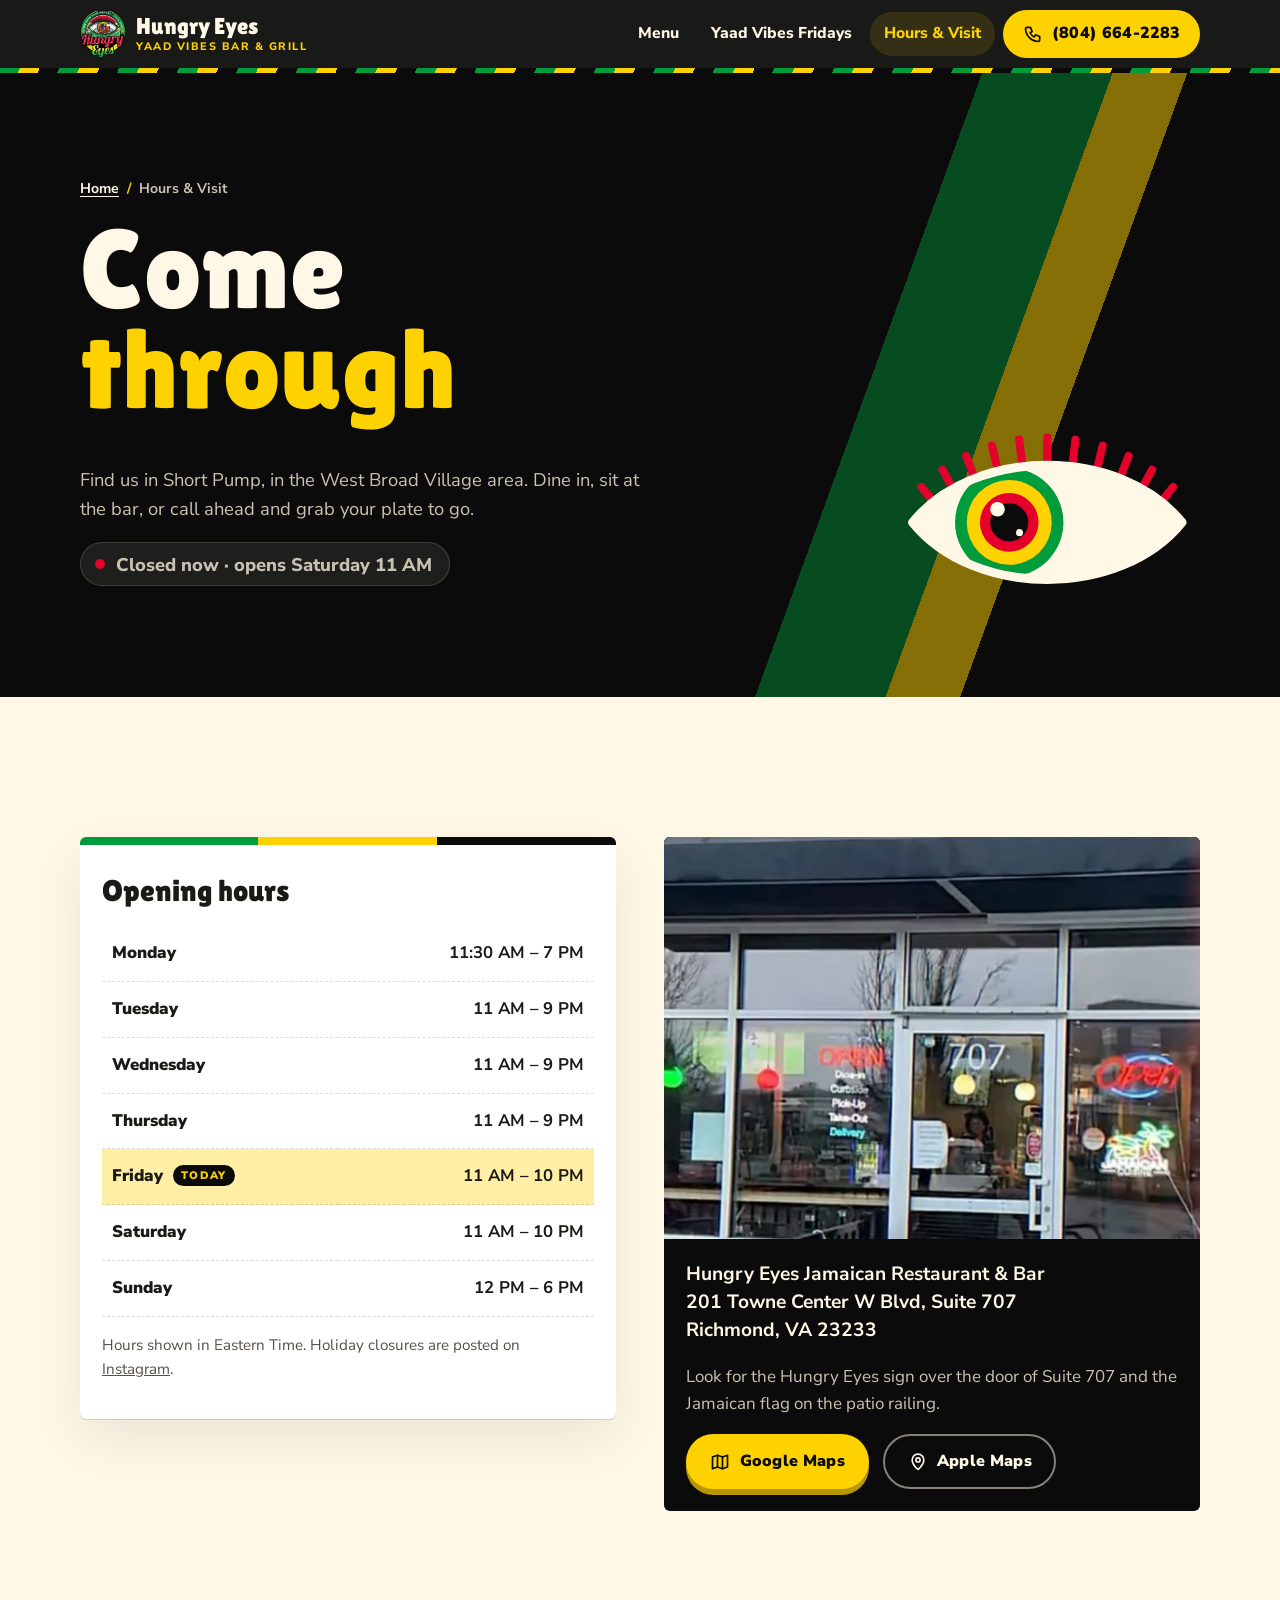
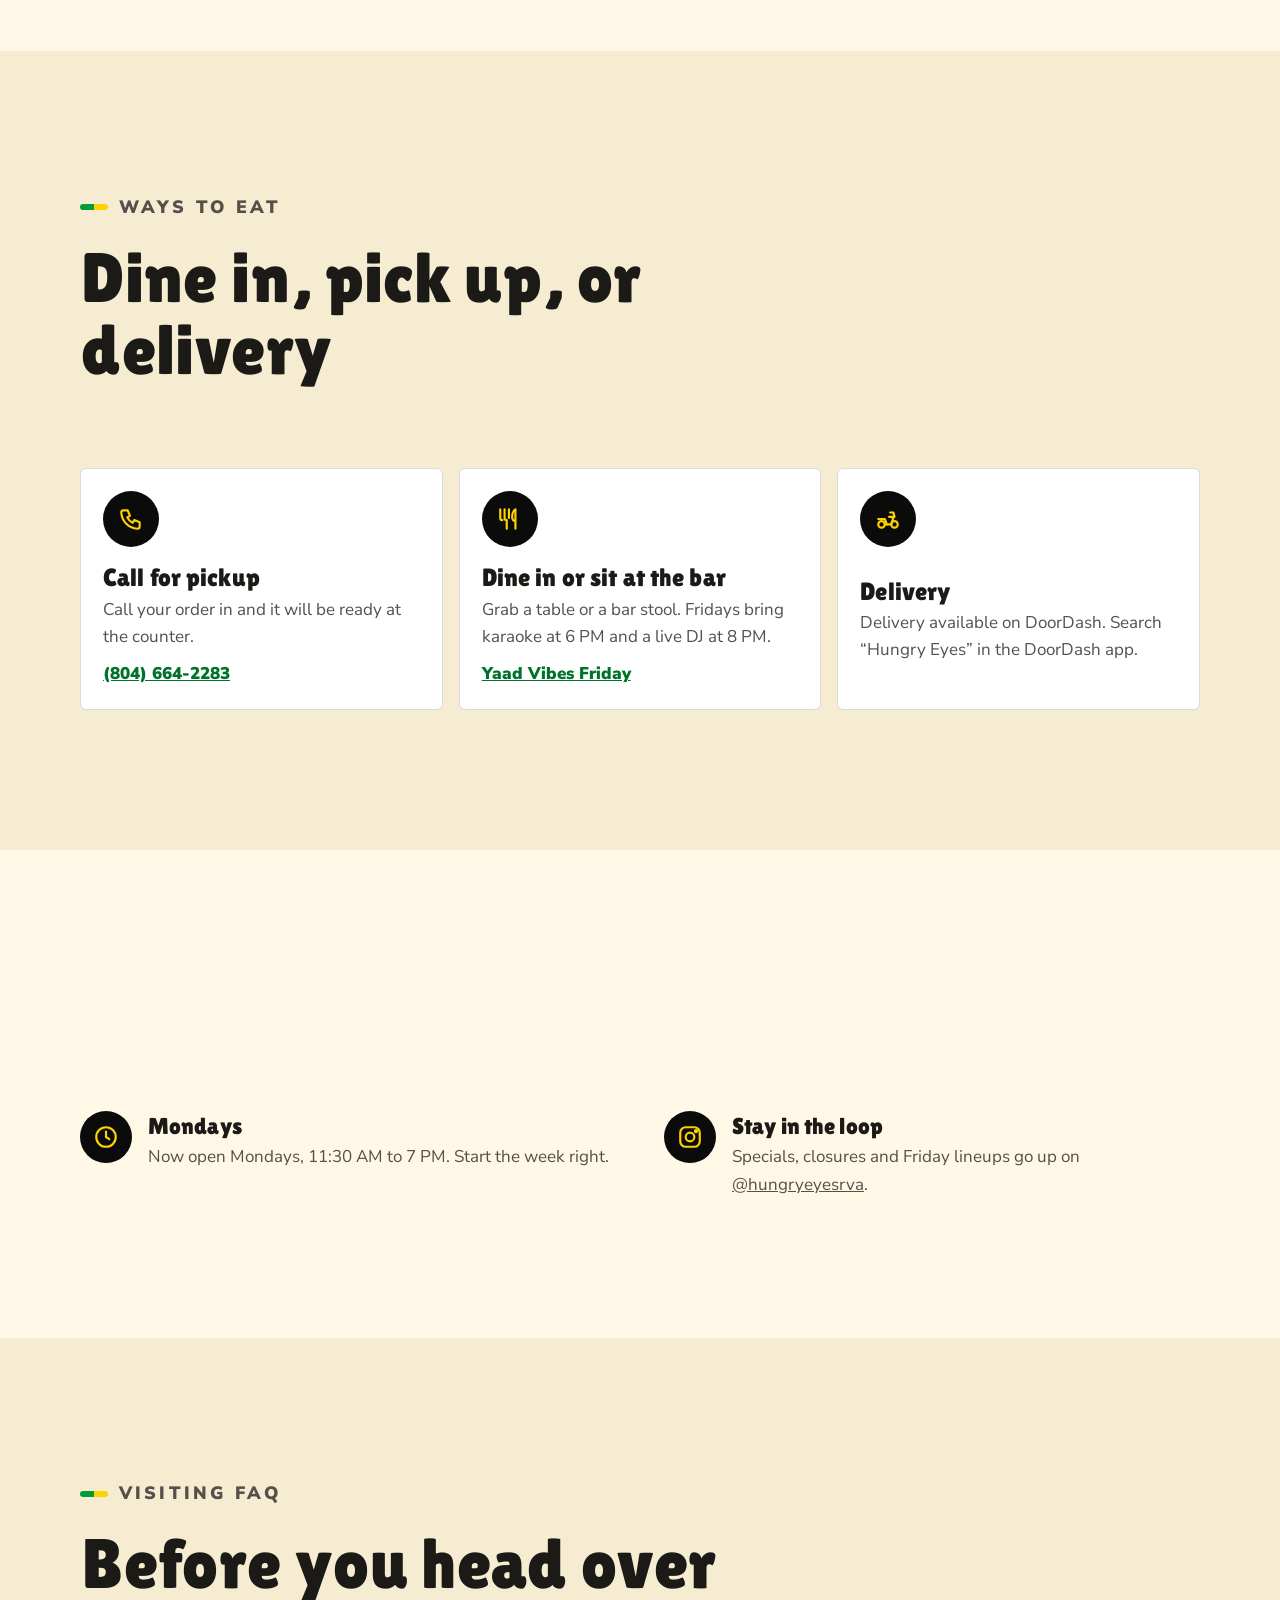
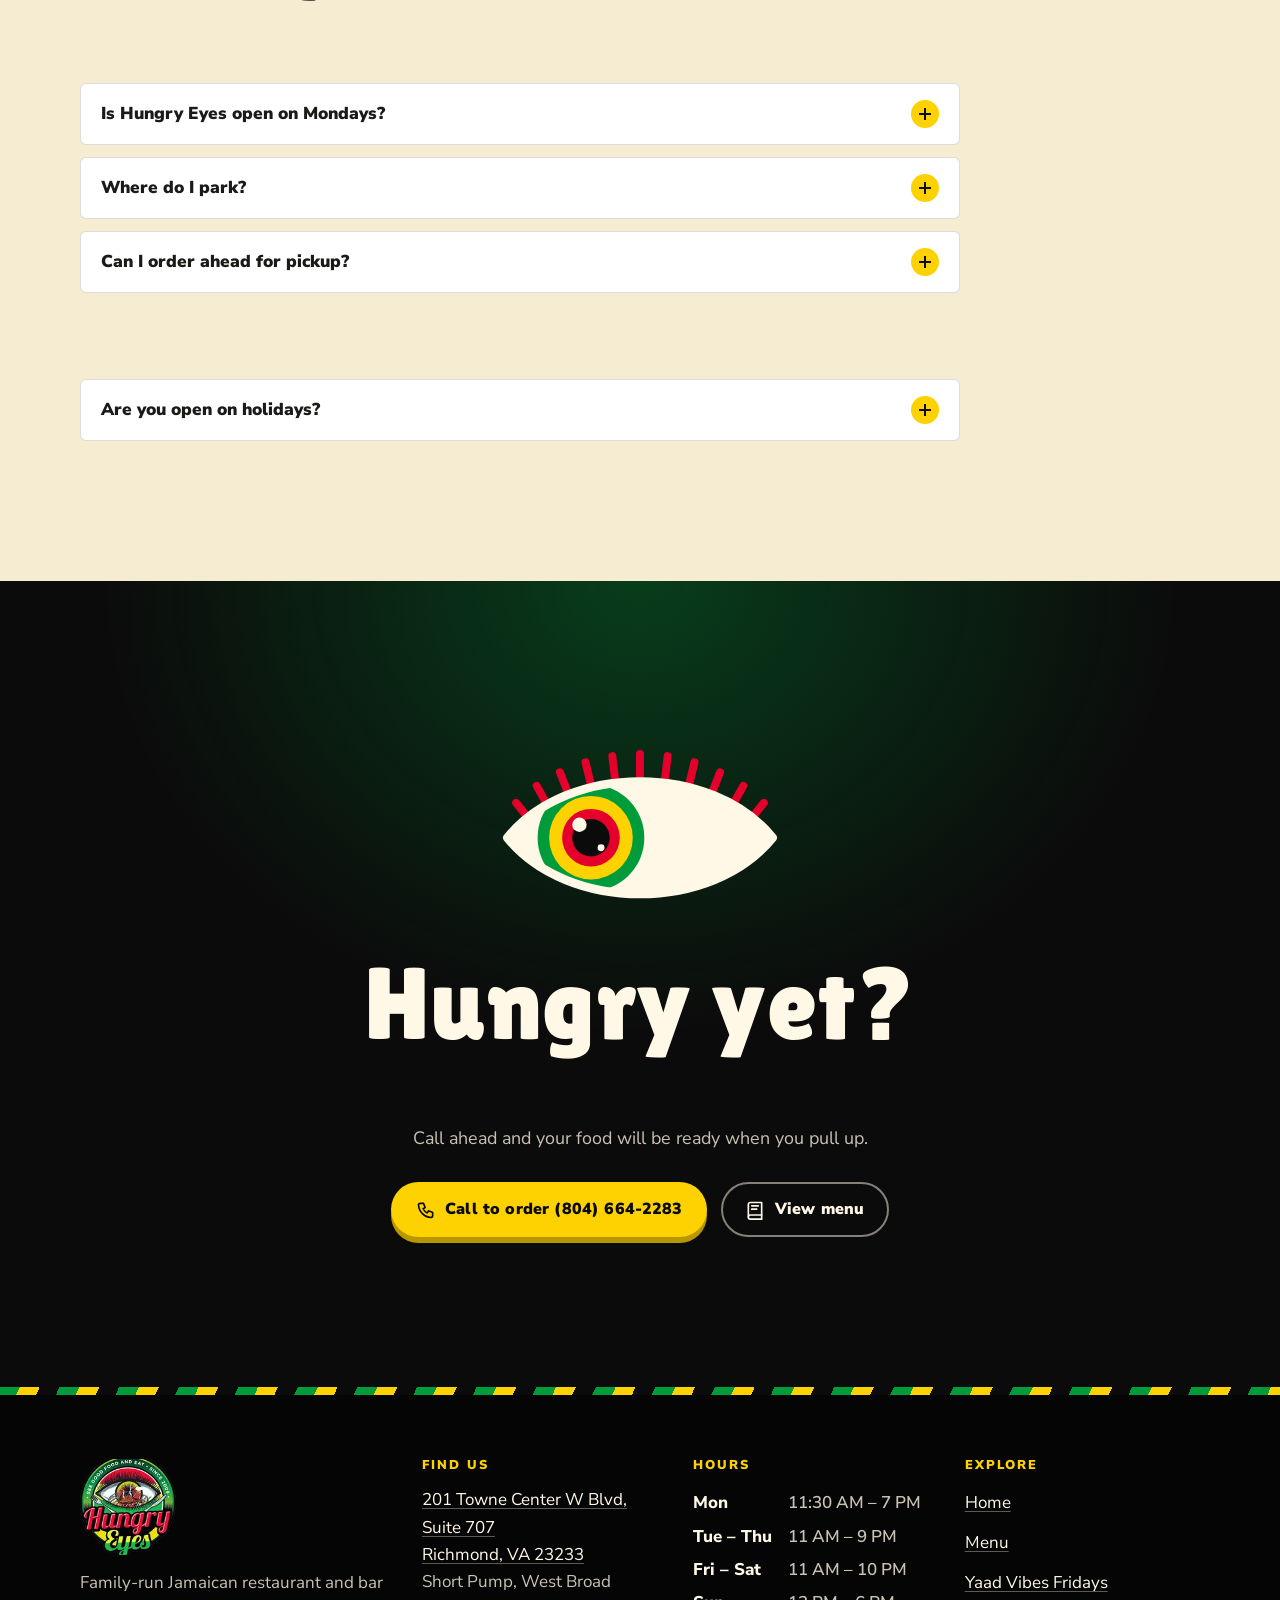
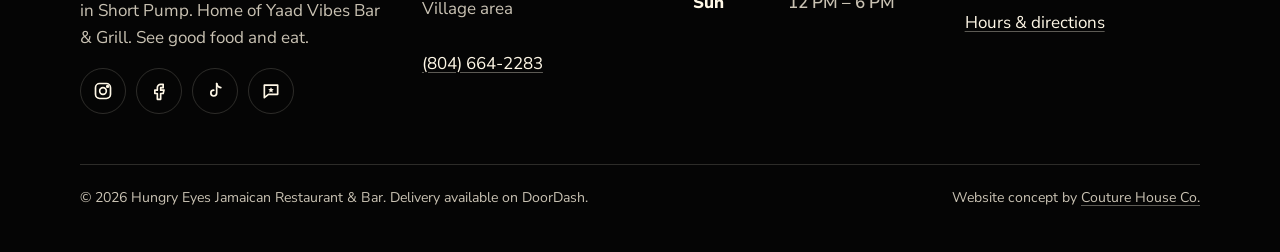
<file: visit.html>
<!doctype html>
<html lang="en">
<head>
<meta charset="utf-8">
<meta name="viewport" content="width=device-width, initial-scale=1, viewport-fit=cover">
<title>Hours &amp; Directions | Hungry Eyes, Short Pump, Richmond VA</title>
<meta name="description" content="Hungry Eyes hours, directions and parking: 201 Towne Center W Blvd, Suite 707, Richmond, VA 23233. Call (804) 664-2283 for pickup, or order on DoorDash.">
<link rel="canonical" href="https://hungry-eyes-jamaican-restaurant.netlify.app/visit.html">
<meta name="theme-color" content="#0B0B0B">
<meta name="robots" content="index, follow, max-image-preview:large">
<meta property="og:type" content="restaurant">
<meta property="og:site_name" content="Hungry Eyes Jamaican Restaurant &amp; Bar">
<meta property="og:title" content="Hours &amp; Directions | Hungry Eyes, Short Pump, Richmond VA">
<meta property="og:description" content="Hungry Eyes hours, directions and parking: 201 Towne Center W Blvd, Suite 707, Richmond, VA 23233. Call (804) 664-2283 for pickup, or order on DoorDash.">
<meta property="og:url" content="https://hungry-eyes-jamaican-restaurant.netlify.app/visit.html">
<meta property="og:image" content="https://hungry-eyes-jamaican-restaurant.netlify.app/assets/img/og.jpg">
<meta property="og:image:width" content="1200">
<meta property="og:image:height" content="630">
<meta property="og:image:alt" content="Hungry Eyes Jamaican Restaurant and Bar logo beside a plate of oxtail, cabbage and rice and peas">
<meta property="og:locale" content="en_US">
<meta name="twitter:card" content="summary_large_image">
<meta name="twitter:title" content="Hours &amp; Directions | Hungry Eyes, Short Pump, Richmond VA">
<meta name="twitter:description" content="Hungry Eyes hours, directions and parking: 201 Towne Center W Blvd, Suite 707, Richmond, VA 23233. Call (804) 664-2283 for pickup, or order on DoorDash.">
<meta name="twitter:image" content="https://hungry-eyes-jamaican-restaurant.netlify.app/assets/img/og.jpg">
<meta name="geo.region" content="US-VA">
<meta name="geo.placename" content="Richmond">
<link rel="icon" href="assets/img/favicon.svg" type="image/svg+xml">
<link rel="icon" href="assets/img/favicon-32.png" sizes="32x32" type="image/png">
<link rel="apple-touch-icon" href="assets/img/apple-touch-icon.png">
<link rel="manifest" href="site.webmanifest">
<link rel="preload" href="assets/fonts/lilita-one-latin-400-normal.woff2" as="font" type="font/woff2" crossorigin>
<link rel="preload" href="assets/fonts/nunito-sans-latin-wght-normal.woff2" as="font" type="font/woff2" crossorigin>
<link rel="stylesheet" href="assets/css/fonts.css?v=20260930b">
<link rel="stylesheet" href="assets/css/site.css?v=20260930b">
<script>document.documentElement.classList.add('js');</script>
<script src="assets/js/site.js" defer></script>
<script type="application/ld+json">{"@context":"https://schema.org","@type":["Restaurant","BarOrPub"],"@id":"https://hungry-eyes-jamaican-restaurant.netlify.app/#restaurant","name":"Hungry Eyes Jamaican Restaurant & Bar","alternateName":["Hungry Eyes","Yaad Vibes Bar & Grill","Hungry Eyes (Yaad Vibes Bar & Grill)"],"slogan":"See Good Food and Eat","description":"Family-run Jamaican restaurant and bar in Short Pump, Richmond, VA, serving oxtail, jerk chicken, curry goat, rasta pasta and snapper, with self-serve karaoke and a live DJ on Friday nights.","url":"https://hungry-eyes-jamaican-restaurant.netlify.app/","logo":"https://hungry-eyes-jamaican-restaurant.netlify.app/assets/img/hungry-eyes-logo.png","image":["https://hungry-eyes-jamaican-restaurant.netlify.app/assets/img/og.jpg","https://hungry-eyes-jamaican-restaurant.netlify.app/assets/img/hero-oxtail-plate.webp","https://hungry-eyes-jamaican-restaurant.netlify.app/assets/img/storefront-short-pump.webp"],"telephone":"+18046642283","address":{"@type":"PostalAddress","streetAddress":"201 Towne Center W Blvd, Suite 707","addressLocality":"Richmond","addressRegion":"VA","postalCode":"23233","addressCountry":"US"},"openingHoursSpecification":[{"@type":"OpeningHoursSpecification","dayOfWeek":["Monday"],"opens":"11:30","closes":"19:00"},{"@type":"OpeningHoursSpecification","dayOfWeek":["Tuesday"],"opens":"11:00","closes":"21:00"},{"@type":"OpeningHoursSpecification","dayOfWeek":["Wednesday"],"opens":"11:00","closes":"21:00"},{"@type":"OpeningHoursSpecification","dayOfWeek":["Thursday"],"opens":"11:00","closes":"21:00"},{"@type":"OpeningHoursSpecification","dayOfWeek":["Friday"],"opens":"11:00","closes":"22:00"},{"@type":"OpeningHoursSpecification","dayOfWeek":["Saturday"],"opens":"11:00","closes":"22:00"},{"@type":"OpeningHoursSpecification","dayOfWeek":["Sunday"],"opens":"12:00","closes":"18:00"}],"servesCuisine":["Jamaican","Caribbean"],"foundingDate":"2009","areaServed":[{"@type":"Place","name":"Short Pump, VA"},{"@type":"City","name":"Richmond, VA"},{"@type":"AdministrativeArea","name":"Henrico County, VA"}],"sameAs":["https://www.instagram.com/hungryeyesrva/","https://www.facebook.com/p/Hungry-Eyes-Restaurant-Bar-100050273444318/","https://www.tiktok.com/@hungryeyesofficial","https://www.tripadvisor.com/Restaurant_Review-g60893-d26358660-Reviews-Hungry_Eyes_Jamaican_Restaurant_Bar-Richmond_Virginia.html"],"hasMap":"https://www.google.com/maps/search/?api=1&query=Hungry+Eyes+Jamaican+Restaurant+%26+Bar+201+Towne+Center+W+Blvd+Suite+707+Richmond+VA+23233","hasMenu":"https://hungry-eyes-jamaican-restaurant.netlify.app/menu.html"}</script>
<script type="application/ld+json">{"@context":"https://schema.org","@type":"BreadcrumbList","itemListElement":[{"@type":"ListItem","position":1,"name":"Home","item":"https://hungry-eyes-jamaican-restaurant.netlify.app/"},{"@type":"ListItem","position":2,"name":"Hours & Visit","item":"https://hungry-eyes-jamaican-restaurant.netlify.app/visit.html"}]}</script>
<script type="application/ld+json">{"@context":"https://schema.org","@type":"FAQPage","mainEntity":[{"@type":"Question","name":"Is Hungry Eyes open on Mondays?","acceptedAnswer":{"@type":"Answer","text":"Yes. Hungry Eyes is now open on Mondays from 11:30 AM to 7 PM."}},{"@type":"Question","name":"Where do I park?","acceptedAnswer":{"@type":"Answer","text":"Park in the shared shopping-center lots around Towne Center West Blvd in the West Broad Village area, then look for the Hungry Eyes sign over Suite 707."}},{"@type":"Question","name":"Can I order ahead for pickup?","acceptedAnswer":{"@type":"Answer","text":"Yes. Call (804) 664-2283 with your order and pick it up at the counter."}},{"@type":"Question","name":"Do you deliver?","acceptedAnswer":{"@type":"Answer","text":"Delivery is available on DoorDash."}},{"@type":"Question","name":"Are you open on holidays?","acceptedAnswer":{"@type":"Answer","text":"Holiday hours can change. Hungry Eyes posts closures and special hours on Instagram @hungryeyesrva."}}]}</script>
</head>
<body>
<a class="skip-link" href="#main">Skip to content</a>
<header class="site-header">
  <div class="wrap header-inner">
    <a class="brand" href="index.html" aria-label="Hungry Eyes home">
      <img src="assets/img/hungry-eyes-logo-160.webp" width="160" height="160" alt="Hungry Eyes logo: an eye with a grilled plate, ringed with See Good Food and Eat, Since 2009">
      <span class="brand-text"><span class="brand-name">Hungry Eyes</span><span class="brand-sub">Yaad Vibes Bar &amp; Grill</span></span>
    </a>
    <button class="nav-toggle" type="button" aria-expanded="false" aria-controls="site-nav"><span class="nav-toggle-bars" aria-hidden="true"><span></span><span></span><span></span></span><span class="nav-toggle-label">Menu</span></button>
    <nav class="site-nav" id="site-nav" aria-label="Main">
      <ul class="nav-list"><li><a href="menu.html">Menu<svg viewBox="0 0 24 24" fill="none" stroke="currentColor" stroke-width="2" stroke-linecap="round" stroke-linejoin="round" aria-hidden="true" focusable="false"><path d="M5 12h14M13 6l6 6-6 6"/></svg></a></li><li><a href="yaad-vibes.html">Yaad Vibes Fridays<svg viewBox="0 0 24 24" fill="none" stroke="currentColor" stroke-width="2" stroke-linecap="round" stroke-linejoin="round" aria-hidden="true" focusable="false"><path d="M5 12h14M13 6l6 6-6 6"/></svg></a></li><li><a href="visit.html" aria-current="page">Hours &amp; Visit<svg viewBox="0 0 24 24" fill="none" stroke="currentColor" stroke-width="2" stroke-linecap="round" stroke-linejoin="round" aria-hidden="true" focusable="false"><path d="M5 12h14M13 6l6 6-6 6"/></svg></a></li></ul>
      <a class="btn btn--gold nav-cta" href="tel:+18046642283"><svg viewBox="0 0 24 24" fill="none" stroke="currentColor" stroke-width="2" stroke-linecap="round" stroke-linejoin="round" aria-hidden="true" focusable="false"><path d="M5 4h4l2 5-2.5 1.5a11 11 0 0 0 5 5L15 13l5 2v4a2 2 0 0 1-2 2A16 16 0 0 1 3 6a2 2 0 0 1 2-2"/></svg>Call to order (804) 664-2283</a>
      <a class="btn btn--gold header-call" href="tel:+18046642283"><svg viewBox="0 0 24 24" fill="none" stroke="currentColor" stroke-width="2" stroke-linecap="round" stroke-linejoin="round" aria-hidden="true" focusable="false"><path d="M5 4h4l2 5-2.5 1.5a11 11 0 0 0 5 5L15 13l5 2v4a2 2 0 0 1-2 2A16 16 0 0 1 3 6a2 2 0 0 1 2-2"/></svg>(804) 664-2283</a>
    </nav>
  </div>
</header>

<main id="main">
<section class="page-hero">
  <div class="wrap page-hero-grid">
    <div>
      <nav class="crumbs" aria-label="Breadcrumb"><ol><li><a href="index.html">Home</a></li><li aria-current="page">Hours &amp; Visit</li></ol></nav>
      <h1>Come <span class="gold">through</span></h1>
      <p>Find us in Short Pump, in the West Broad Village area. Dine in, sit at the bar, or call ahead and grab your plate to go.</p>
      <p class="status " data-status role="status"><span class="status-dot" aria-hidden="true"></span><span class="status-text">Open Mon 11:30 AM – 7 PM, Tue – Thu 11 AM – 9 PM, Fri – Sat 11 AM – 10 PM, Sun 12 – 6 PM</span></p>
    </div>
    <svg class="eye page-hero-eye" data-range="26" viewBox="-4 -14 208 132" aria-hidden="true" focusable="false"><defs><clipPath id="e1"><path d="M8 60 C 50 8, 150 8, 192 60 C 150 112, 50 112, 8 60 Z"/></clipPath></defs><path d="M22.2 46.0 L14.1 35.8 M35.6 37.0 L28.4 24.0 M50.5 30.0 L44.5 14.6 M66.4 25.0 L62.2 7.7 M83.0 22.0 L80.8 3.4 M100.0 21.0 L100.0 2.0 M117.0 22.0 L119.2 3.4 M133.6 25.0 L137.8 7.7 M149.5 30.0 L155.5 14.6 M164.4 37.0 L171.6 24.0 M177.8 46.0 L185.9 35.8" stroke="#E4002B" stroke-width="5.5" stroke-linecap="round" fill="none"/><g clip-path="url(#e1)"><rect x="0" y="0" width="200" height="120" fill="#FFF8E7"/><g class="eye-iris"><circle cx="100" cy="60" r="37" fill="#009B3A"/><circle cx="100" cy="60" r="29" fill="#FED100"/><circle cx="100" cy="60" r="20" fill="#E4002B"/><circle cx="100" cy="60" r="13" fill="#0B0B0B"/><circle cx="92" cy="51" r="5" fill="#FFF8E7"/><circle cx="107" cy="67" r="2.4" fill="#FFF8E7"/></g><rect class="eye-lid eye-lid--top" x="0" y="0" width="200" height="61" fill="#0B0B0B"/><rect class="eye-lid eye-lid--bottom" x="0" y="59" width="200" height="61" fill="#0B0B0B"/></g><path d="M8 60 C 50 8, 150 8, 192 60 C 150 112, 50 112, 8 60 Z" fill="none" stroke="#FFF8E7" stroke-width="6" stroke-linejoin="round"/></svg>
  </div>
</section>

<section class="section section--cream" aria-labelledby="hours-h">
  <div class="wrap visit-grid">
    <div class="ticket reveal">
      <h2 id="hours-h" class="visually-hidden">Hours and location</h2>
      <table class="hours-table">
        <caption>Opening hours</caption>
        <tbody><tr data-day="1"><th scope="row">Monday</th><td>11:30 AM – 7 PM</td></tr><tr data-day="2"><th scope="row">Tuesday</th><td>11 AM – 9 PM</td></tr><tr data-day="3"><th scope="row">Wednesday</th><td>11 AM – 9 PM</td></tr><tr data-day="4"><th scope="row">Thursday</th><td>11 AM – 9 PM</td></tr><tr data-day="5"><th scope="row">Friday</th><td>11 AM – 10 PM</td></tr><tr data-day="6"><th scope="row">Saturday</th><td>11 AM – 10 PM</td></tr><tr data-day="0"><th scope="row">Sunday</th><td>12 PM – 6 PM</td></tr></tbody>
      </table>
      <p style="margin-top:16px;color:var(--muted);font-size:.95rem">Hours shown in Eastern Time. Holiday closures are posted on <a href="https://www.instagram.com/hungryeyesrva/" rel="noopener" target="_blank">Instagram</a>.</p>
    </div>
    <div class="reveal" data-delay="1">
      <div class="map-card">
        <div class="parallax "><img src="assets/img/storefront-short-pump.webp" width="648" height="1152" alt="Hungry Eyes storefront: brick facade, illuminated sign, Suite 707 door and a Jamaican flag on the railing" loading="lazy" decoding="async"></div>
        <div class="map-card-body">
          <address class="address-block">Hungry Eyes Jamaican Restaurant &amp; Bar<br>201 Towne Center W Blvd, Suite 707<br>Richmond, VA 23233</address>
          <p style="color:var(--muted-dark)">Look for the Hungry Eyes sign over the door of Suite 707 and the Jamaican flag on the patio railing.</p>
          <div class="btn-row">
            <a class="btn btn--gold" href="https://www.google.com/maps/search/?api=1&query=Hungry+Eyes+Jamaican+Restaurant+%26+Bar+201+Towne+Center+W+Blvd+Suite+707+Richmond+VA+23233" rel="noopener" target="_blank"><svg viewBox="0 0 24 24" fill="none" stroke="currentColor" stroke-width="2" stroke-linecap="round" stroke-linejoin="round" aria-hidden="true" focusable="false"><path d="M9 4l-6 2v14l6-2 6 2 6-2V4l-6 2z"/><path d="M9 4v14M15 6v14"/></svg>Google Maps</a>
            <a class="btn btn--ghost" href="https://maps.apple.com/?q=Hungry+Eyes+Jamaican+Restaurant+%26+Bar&address=201+Towne+Center+W+Blvd+Suite+707,+Richmond,+VA+23233" rel="noopener" target="_blank"><svg viewBox="0 0 24 24" fill="none" stroke="currentColor" stroke-width="2" stroke-linecap="round" stroke-linejoin="round" aria-hidden="true" focusable="false"><path d="M12 21s-7-6.2-7-11.5A7 7 0 0 1 19 9.5C19 14.8 12 21 12 21z"/><circle cx="12" cy="9.5" r="2.5"/></svg>Apple Maps</a>
          </div>
        </div>
      </div>
    </div>
  </div>
</section>

<section class="section section--sand" aria-labelledby="order-h">
  <div class="wrap">
    <div class="section-head">
      <p class="kicker kicker--dark">Ways to eat</p>
      <h2 id="order-h"><span class="wipe"><span class="wipe-text">Dine in, pick up, or delivery</span></span></h2>
    </div>
    <div class="order-cards">
      <div class="order-card reveal"><span class="expect-icon"><svg viewBox="0 0 24 24" fill="none" stroke="currentColor" stroke-width="2" stroke-linecap="round" stroke-linejoin="round" aria-hidden="true" focusable="false"><path d="M5 4h4l2 5-2.5 1.5a11 11 0 0 0 5 5L15 13l5 2v4a2 2 0 0 1-2 2A16 16 0 0 1 3 6a2 2 0 0 1 2-2"/></svg></span><div><h3>Call for pickup</h3><p>Call your order in and it will be ready at the counter.</p><a class="inline" href="tel:+18046642283">(804) 664-2283</a></div></div>
      <div class="order-card reveal" data-delay="1"><span class="expect-icon"><svg viewBox="0 0 24 24" fill="none" stroke="currentColor" stroke-width="2" stroke-linecap="round" stroke-linejoin="round" aria-hidden="true" focusable="false"><path d="M7 3v8a2 2 0 0 0 2 2v8M11 3v8M3 3v8a2 2 0 0 0 2 2M17 21V3c-2 1.5-3 4-3 7s1 4 3 4"/></svg></span><div><h3>Dine in or sit at the bar</h3><p>Grab a table or a bar stool. Fridays bring karaoke at 6 PM and a live DJ at 8 PM.</p><a class="inline" href="yaad-vibes.html">Yaad Vibes Friday</a></div></div>
      <div class="order-card reveal" data-delay="2"><span class="expect-icon"><svg viewBox="0 0 24 24" fill="none" stroke="currentColor" stroke-width="2" stroke-linecap="round" stroke-linejoin="round" aria-hidden="true" focusable="false"><circle cx="6" cy="17" r="3"/><circle cx="18" cy="17" r="3"/><path d="M9 17h6l2-7h-4M14 6h3l1 4"/><path d="M3 12h6l2 5"/></svg></span><div><h3>Delivery</h3><p>Delivery available on DoorDash. Search &ldquo;Hungry Eyes&rdquo; in the DoorDash app.</p></div></div>
    </div>
  </div>
</section>

<section class="section section--cream" aria-labelledby="park-h">
  <div class="wrap">
    <div class="expect">
      <div class="expect-item reveal"><span class="expect-icon"><svg viewBox="0 0 24 24" fill="none" stroke="currentColor" stroke-width="2" stroke-linecap="round" stroke-linejoin="round" aria-hidden="true" focusable="false"><path d="M5 16l1.5-6A2 2 0 0 1 8.4 8.5h7.2a2 2 0 0 1 1.9 1.5L19 16"/><rect x="3" y="15" width="18" height="4" rx="1.5"/><path d="M6 19v2M18 19v2"/></svg></span><div><h3 id="park-h">Parking</h3><p>Park in the shared shopping-center lots around Towne Center West Blvd in the West Broad Village area.</p></div></div>
      <div class="expect-item reveal" data-delay="1"><span class="expect-icon"><svg viewBox="0 0 24 24" fill="none" stroke="currentColor" stroke-width="2" stroke-linecap="round" stroke-linejoin="round" aria-hidden="true" focusable="false"><circle cx="9" cy="8" r="3.5"/><path d="M2.5 20a6.5 6.5 0 0 1 13 0"/><path d="M16 4.5a3.5 3.5 0 0 1 0 7M18 14a6 6 0 0 1 3.5 6"/></svg></span><div><h3>Groups</h3><p>Coming with a crowd? Call ahead at <a href="tel:+18046642283">(804) 664-2283</a> so the kitchen knows you are coming.</p></div></div>
      <div class="expect-item reveal"><span class="expect-icon"><svg viewBox="0 0 24 24" fill="none" stroke="currentColor" stroke-width="2" stroke-linecap="round" stroke-linejoin="round" aria-hidden="true" focusable="false"><circle cx="12" cy="12" r="9"/><path d="M12 7v5l3 2"/></svg></span><div><h3>Mondays</h3><p>Now open Mondays, 11:30 AM to 7 PM. Start the week right.</p></div></div>
      <div class="expect-item reveal" data-delay="1"><span class="expect-icon"><svg viewBox="0 0 24 24" fill="none" stroke="currentColor" stroke-width="2" stroke-linecap="round" stroke-linejoin="round" aria-hidden="true" focusable="false"><rect x="3" y="3" width="18" height="18" rx="5"/><circle cx="12" cy="12" r="4"/><circle cx="17.5" cy="6.5" r="1" fill="currentColor"/></svg></span><div><h3>Stay in the loop</h3><p>Specials, closures and Friday lineups go up on <a href="https://www.instagram.com/hungryeyesrva/" rel="noopener" target="_blank">@hungryeyesrva</a>.</p></div></div>
    </div>
  </div>
</section>

<section class="section section--sand" aria-labelledby="visfaq-h">
  <div class="wrap">
    <div class="section-head">
      <p class="kicker kicker--dark">Visiting FAQ</p>
      <h2 id="visfaq-h"><span class="wipe"><span class="wipe-text">Before you head over</span></span></h2>
    </div>
    <div class="faq"><details class="reveal"><summary>Is Hungry Eyes open on Mondays?<span class="plus" aria-hidden="true"></span></summary><div class="answer"><p>Yes. Hungry Eyes is now open on Mondays from 11:30 AM to 7 PM.</p></div></details><details class="reveal"><summary>Where do I park?<span class="plus" aria-hidden="true"></span></summary><div class="answer"><p>Park in the shared shopping-center lots around Towne Center West Blvd in the West Broad Village area, then look for the Hungry Eyes sign over Suite 707.</p></div></details><details class="reveal"><summary>Can I order ahead for pickup?<span class="plus" aria-hidden="true"></span></summary><div class="answer"><p>Yes. Call <a href="tel:+18046642283">(804) 664-2283</a> with your order and pick it up at the counter.</p></div></details><details class="reveal"><summary>Do you deliver?<span class="plus" aria-hidden="true"></span></summary><div class="answer"><p>Delivery is available on DoorDash.</p></div></details><details class="reveal"><summary>Are you open on holidays?<span class="plus" aria-hidden="true"></span></summary><div class="answer"><p>Holiday hours can change. Hungry Eyes posts closures and special hours on Instagram @hungryeyesrva.</p></div></details></div>
  </div>
</section>

<section class="cta-band" aria-labelledby="cta-title">
  <div class="wrap">
    <svg class="eye eye-big" data-range="34" viewBox="-4 -14 208 132" aria-hidden="true" focusable="false"><defs><clipPath id="e2"><path d="M8 60 C 50 8, 150 8, 192 60 C 150 112, 50 112, 8 60 Z"/></clipPath></defs><path d="M22.2 46.0 L14.1 35.8 M35.6 37.0 L28.4 24.0 M50.5 30.0 L44.5 14.6 M66.4 25.0 L62.2 7.7 M83.0 22.0 L80.8 3.4 M100.0 21.0 L100.0 2.0 M117.0 22.0 L119.2 3.4 M133.6 25.0 L137.8 7.7 M149.5 30.0 L155.5 14.6 M164.4 37.0 L171.6 24.0 M177.8 46.0 L185.9 35.8" stroke="#E4002B" stroke-width="5.5" stroke-linecap="round" fill="none"/><g clip-path="url(#e2)"><rect x="0" y="0" width="200" height="120" fill="#FFF8E7"/><g class="eye-iris"><circle cx="100" cy="60" r="37" fill="#009B3A"/><circle cx="100" cy="60" r="29" fill="#FED100"/><circle cx="100" cy="60" r="20" fill="#E4002B"/><circle cx="100" cy="60" r="13" fill="#0B0B0B"/><circle cx="92" cy="51" r="5" fill="#FFF8E7"/><circle cx="107" cy="67" r="2.4" fill="#FFF8E7"/></g><rect class="eye-lid eye-lid--top" x="0" y="0" width="200" height="61" fill="#0B0B0B"/><rect class="eye-lid eye-lid--bottom" x="0" y="59" width="200" height="61" fill="#0B0B0B"/></g><path d="M8 60 C 50 8, 150 8, 192 60 C 150 112, 50 112, 8 60 Z" fill="none" stroke="#FFF8E7" stroke-width="6" stroke-linejoin="round"/></svg>
    <h2 id="cta-title"><span class="wipe"><span class="wipe-text">Hungry yet?</span></span></h2>
    <p>Call ahead and your food will be ready when you pull up.</p>
    <div class="btn-row">
      <a class="btn btn--gold" href="tel:+18046642283"><svg viewBox="0 0 24 24" fill="none" stroke="currentColor" stroke-width="2" stroke-linecap="round" stroke-linejoin="round" aria-hidden="true" focusable="false"><path d="M5 4h4l2 5-2.5 1.5a11 11 0 0 0 5 5L15 13l5 2v4a2 2 0 0 1-2 2A16 16 0 0 1 3 6a2 2 0 0 1 2-2"/></svg>Call to order (804) 664-2283</a>
      <a class="btn btn--ghost" href="menu.html"><svg viewBox="0 0 24 24" fill="none" stroke="currentColor" stroke-width="2" stroke-linecap="round" stroke-linejoin="round" aria-hidden="true" focusable="false"><path d="M4 5.5A2.5 2.5 0 0 1 6.5 3H20v15H6.5A2.5 2.5 0 0 0 4 20.5z"/><path d="M4 20.5A2.5 2.5 0 0 0 6.5 23H20v-5"/><path d="M8 7h8M8 11h6"/></svg>View menu</a>
    </div>
  </div>
</section>
</main>
<footer class="site-footer">
  <div class="wrap">
    <div class="footer-grid">
      <div class="footer-brand">
        <img src="assets/img/hungry-eyes-logo-160.webp" width="160" height="160" alt="Hungry Eyes Jamaican Restaurant and Bar logo" loading="lazy" decoding="async">
        <p>Family-run Jamaican restaurant and bar in Short Pump. Home of Yaad Vibes Bar &amp; Grill. See good food and eat.</p>
        <div class="socials">
          <a href="https://www.instagram.com/hungryeyesrva/" rel="noopener" target="_blank" aria-label="Hungry Eyes on Instagram (opens in new tab)"><svg viewBox="0 0 24 24" fill="none" stroke="currentColor" stroke-width="2" stroke-linecap="round" stroke-linejoin="round" aria-hidden="true" focusable="false"><rect x="3" y="3" width="18" height="18" rx="5"/><circle cx="12" cy="12" r="4"/><circle cx="17.5" cy="6.5" r="1" fill="currentColor"/></svg></a>
          <a href="https://www.facebook.com/p/Hungry-Eyes-Restaurant-Bar-100050273444318/" rel="noopener" target="_blank" aria-label="Hungry Eyes on Facebook (opens in new tab)"><svg viewBox="0 0 24 24" fill="none" stroke="currentColor" stroke-width="2" stroke-linecap="round" stroke-linejoin="round" aria-hidden="true" focusable="false"><path d="M14 8h3V4h-3a4 4 0 0 0-4 4v3H7v4h3v7h4v-7h3l1-4h-4V8z"/></svg></a>
          <a href="https://www.tiktok.com/@hungryeyesofficial" rel="noopener" target="_blank" aria-label="Hungry Eyes on TikTok (opens in new tab)"><svg viewBox="0 0 24 24" fill="none" stroke="currentColor" stroke-width="2" stroke-linecap="round" stroke-linejoin="round" aria-hidden="true" focusable="false"><path d="M14 3v11.5a3.5 3.5 0 1 1-3.5-3.5"/><path d="M14 3c.5 2.8 2.4 4.6 5 5"/></svg></a>
          <a href="https://www.tripadvisor.com/Restaurant_Review-g60893-d26358660-Reviews-Hungry_Eyes_Jamaican_Restaurant_Bar-Richmond_Virginia.html" rel="noopener" target="_blank" aria-label="Hungry Eyes on Tripadvisor (opens in new tab)"><svg viewBox="0 0 24 24" fill="none" stroke="currentColor" stroke-width="2" stroke-linecap="round" stroke-linejoin="round" aria-hidden="true" focusable="false"><path d="M4 5h16v11H9l-5 4z"/><path d="M12 7.5l1 2.1 2.3.3-1.7 1.6.4 2.3-2-1.1-2 1.1.4-2.3-1.7-1.6 2.3-.3z" fill="currentColor" stroke="none"/></svg></a>
        </div>
      </div>
      <div>
        <h2>Find us</h2>
        <address style="font-style:normal">
          <a href="https://www.google.com/maps/search/?api=1&query=Hungry+Eyes+Jamaican+Restaurant+%26+Bar+201+Towne+Center+W+Blvd+Suite+707+Richmond+VA+23233" rel="noopener" target="_blank">201 Towne Center W Blvd, Suite 707<br>Richmond, VA 23233</a><br>
          <span>Short Pump, West Broad Village area</span><br><br>
          <a href="tel:+18046642283">(804) 664-2283</a>
        </address>
      </div>
      <div>
        <h2>Hours</h2>
        <table class="footer-hours"><caption class="visually-hidden">Opening hours</caption><tbody><tr><th scope="row">Mon</th><td>11:30 AM – 7 PM</td></tr><tr><th scope="row">Tue – Thu</th><td>11 AM – 9 PM</td></tr><tr><th scope="row">Fri – Sat</th><td>11 AM – 10 PM</td></tr><tr><th scope="row">Sun</th><td>12 PM – 6 PM</td></tr></tbody></table>
      </div>
      <div>
        <h2>Explore</h2>
        <ul class="footer-list">
          <li><a href="index.html">Home</a></li>
          <li><a href="menu.html">Menu</a></li>
          <li><a href="yaad-vibes.html">Yaad Vibes Fridays</a></li>
          <li><a href="visit.html">Hours &amp; directions</a></li>
        </ul>
      </div>
    </div>
    <div class="footer-bottom">
      <p>&copy; <span data-year>2026</span> Hungry Eyes Jamaican Restaurant &amp; Bar. Delivery available on DoorDash.</p>
      <p class="credit">Website concept by <a href="https://couturehouse.co" rel="noopener" target="_blank">Couture House Co.</a></p>
    </div>
  </div>
</footer>
<nav class="mobile-bar" aria-label="Quick actions">
  <a class="primary" href="tel:+18046642283"><svg viewBox="0 0 24 24" fill="none" stroke="currentColor" stroke-width="2" stroke-linecap="round" stroke-linejoin="round" aria-hidden="true" focusable="false"><path d="M5 4h4l2 5-2.5 1.5a11 11 0 0 0 5 5L15 13l5 2v4a2 2 0 0 1-2 2A16 16 0 0 1 3 6a2 2 0 0 1 2-2"/></svg>Call to order</a>
  <a href="menu.html"><svg viewBox="0 0 24 24" fill="none" stroke="currentColor" stroke-width="2" stroke-linecap="round" stroke-linejoin="round" aria-hidden="true" focusable="false"><path d="M4 5.5A2.5 2.5 0 0 1 6.5 3H20v15H6.5A2.5 2.5 0 0 0 4 20.5z"/><path d="M4 20.5A2.5 2.5 0 0 0 6.5 23H20v-5"/><path d="M8 7h8M8 11h6"/></svg>Menu</a>
  <a href="https://www.google.com/maps/search/?api=1&query=Hungry+Eyes+Jamaican+Restaurant+%26+Bar+201+Towne+Center+W+Blvd+Suite+707+Richmond+VA+23233" rel="noopener" target="_blank"><svg viewBox="0 0 24 24" fill="none" stroke="currentColor" stroke-width="2" stroke-linecap="round" stroke-linejoin="round" aria-hidden="true" focusable="false"><path d="M12 21s-7-6.2-7-11.5A7 7 0 0 1 19 9.5C19 14.8 12 21 12 21z"/><circle cx="12" cy="9.5" r="2.5"/></svg>Directions</a>
</nav>
</body>
</html>
</file>
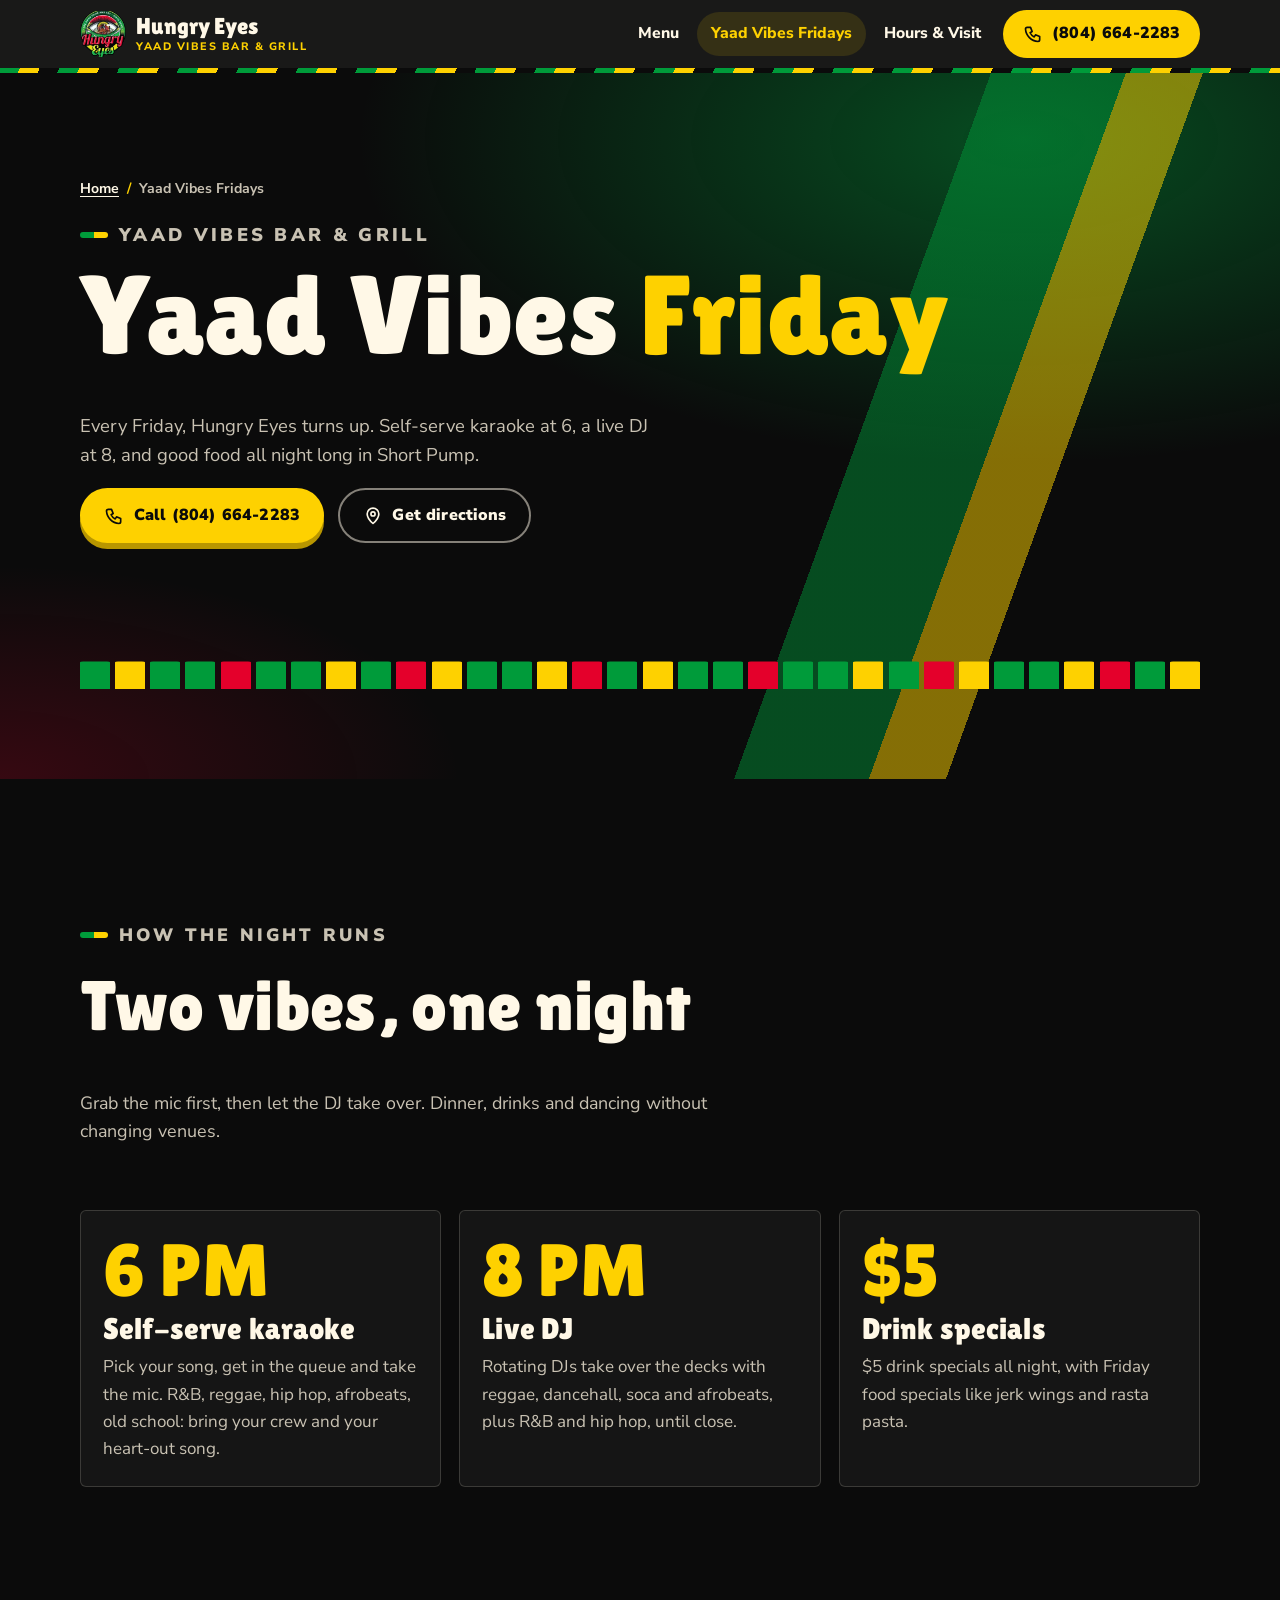
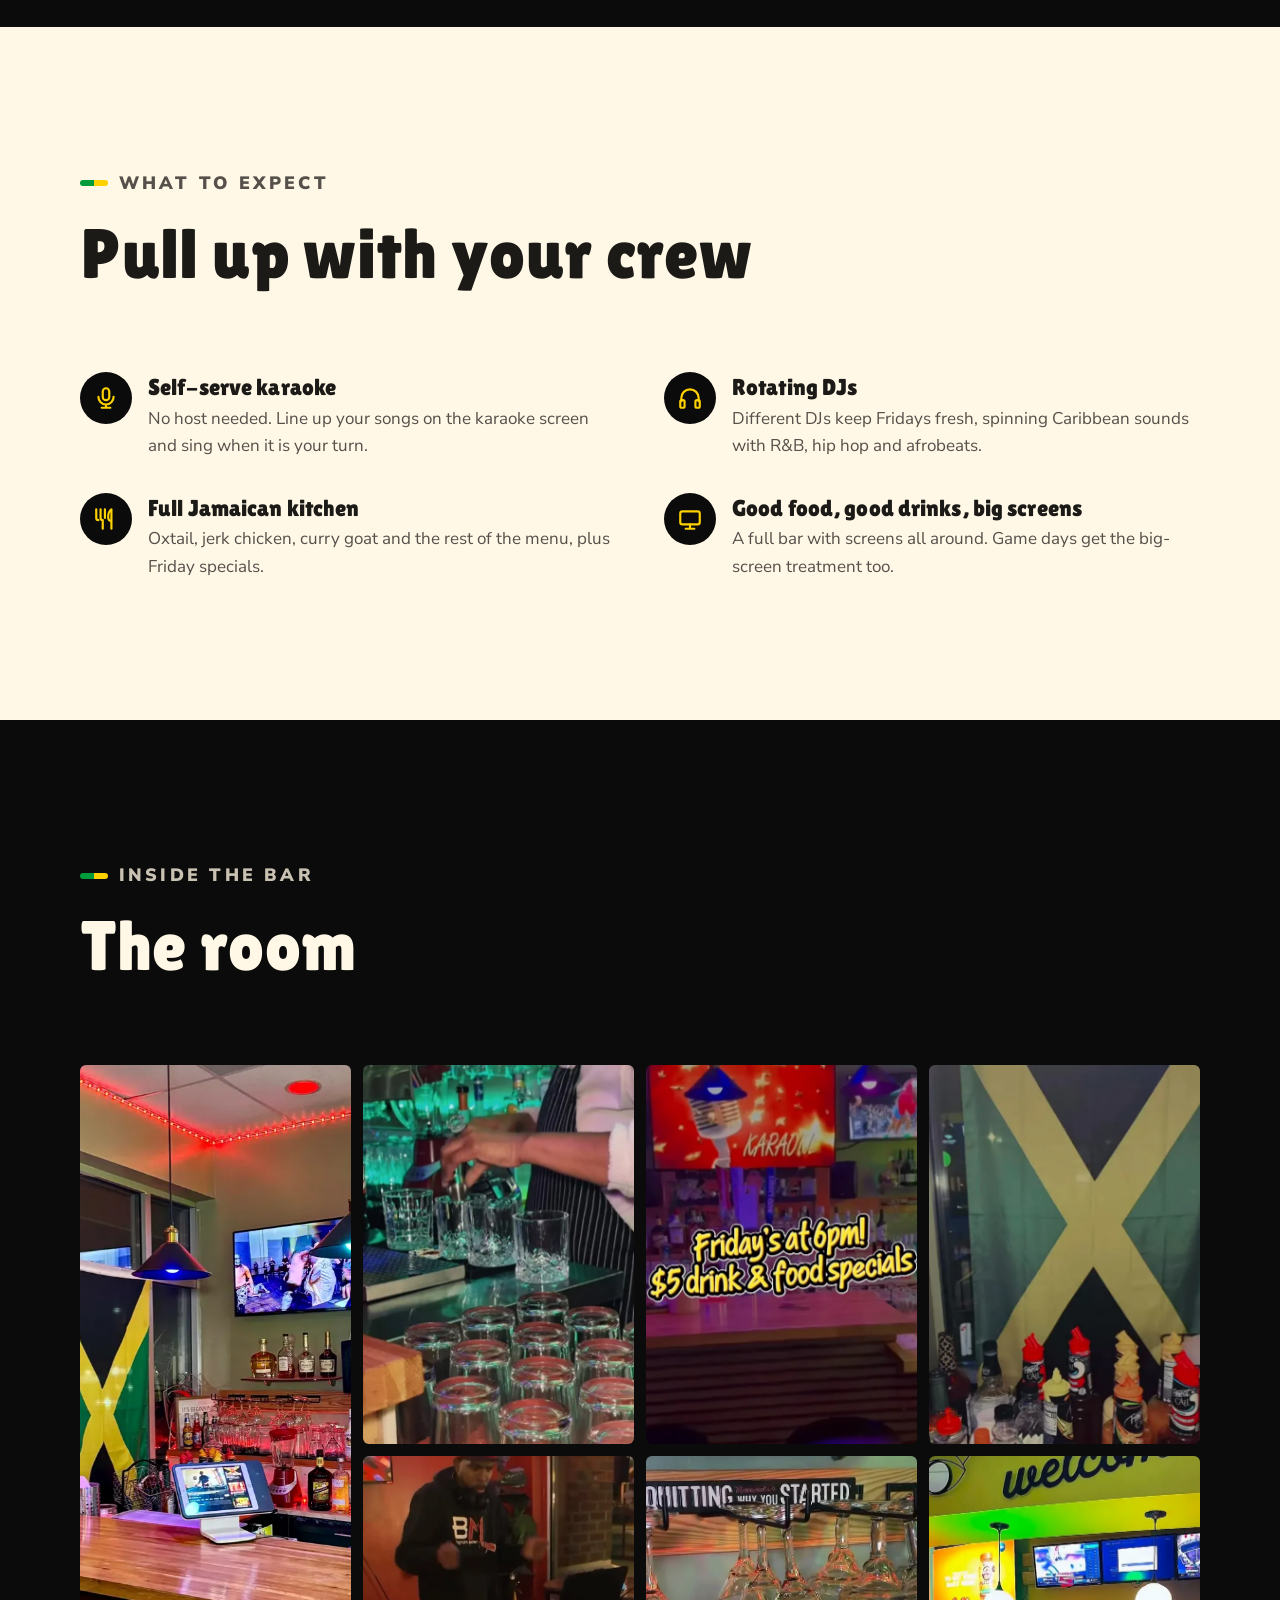
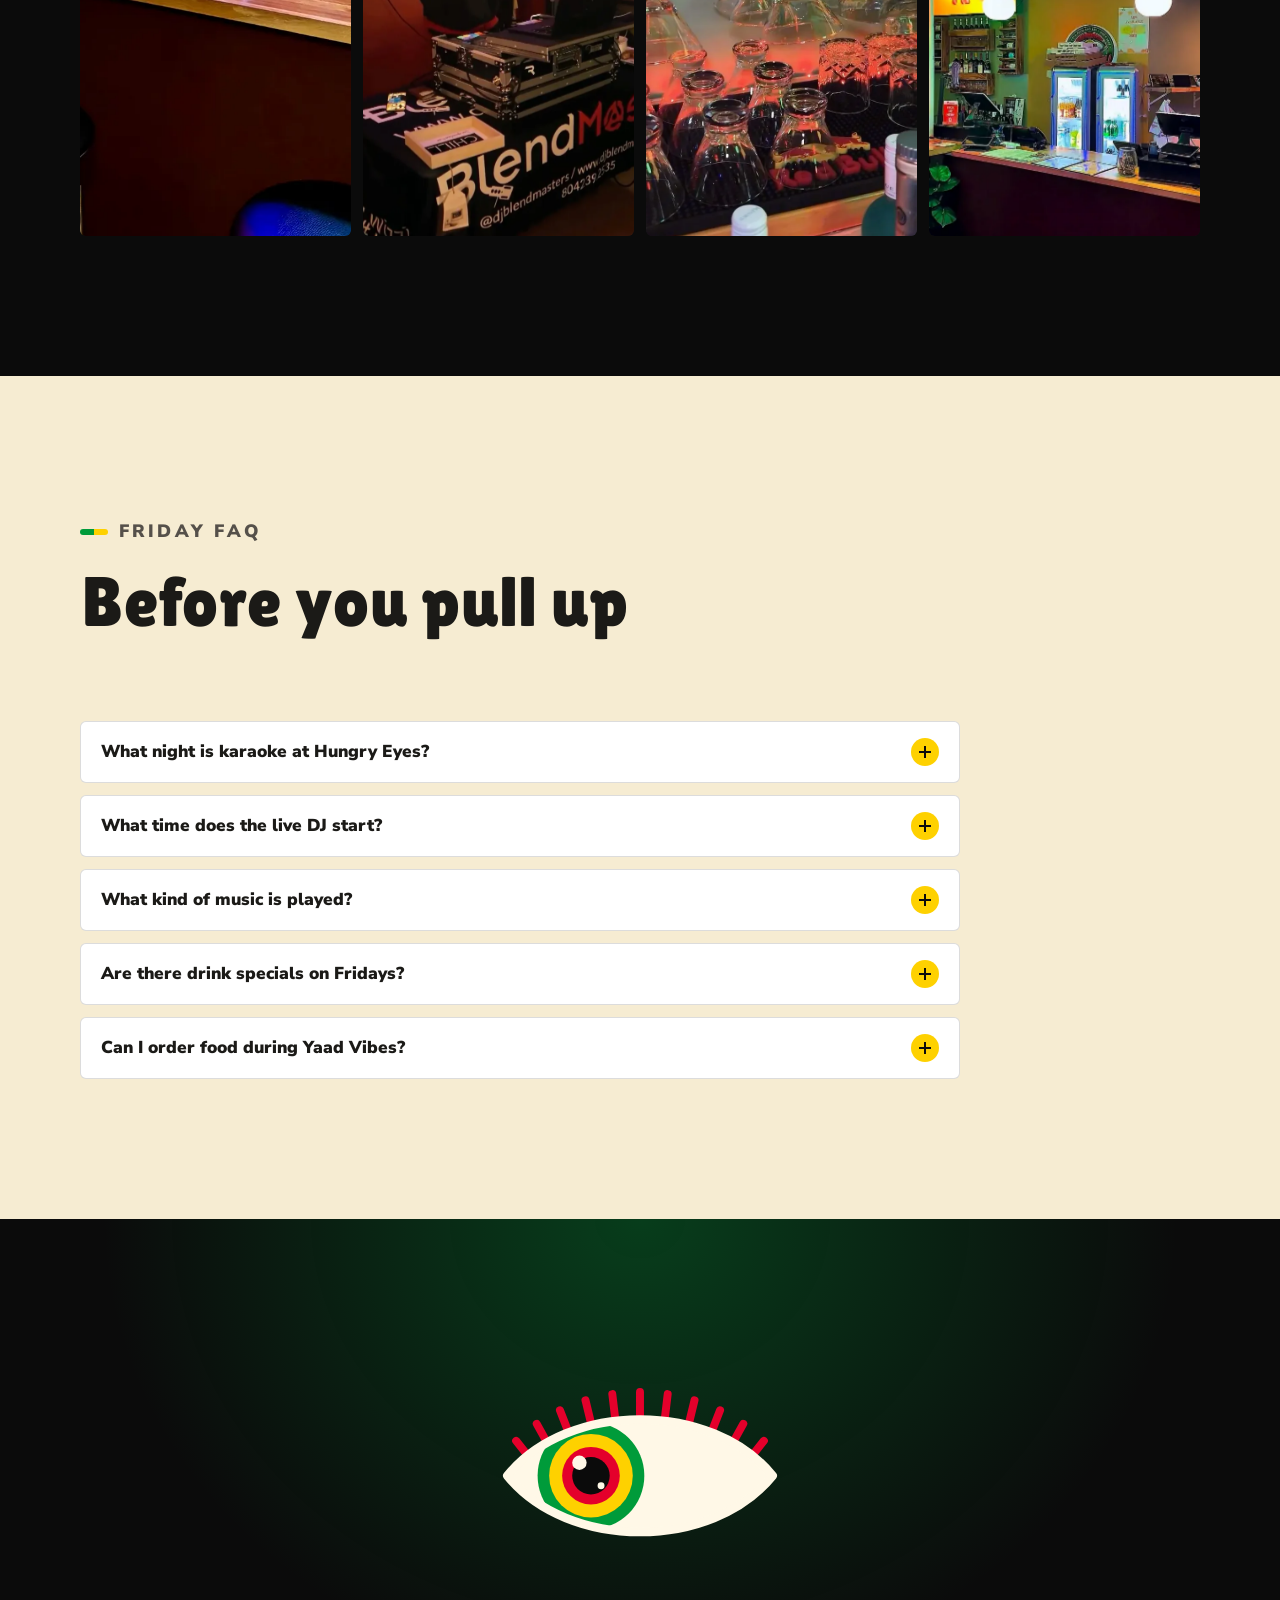
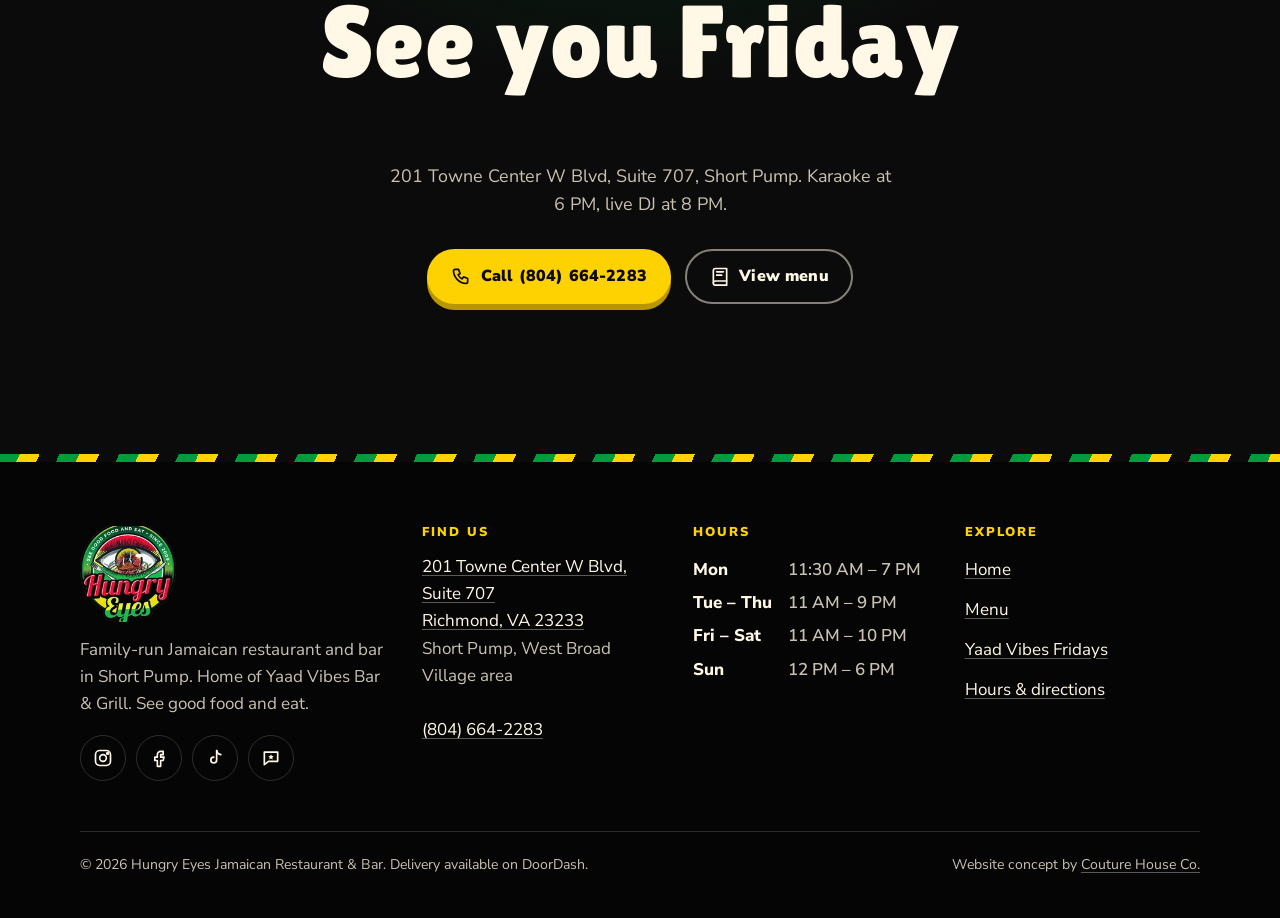
<file: yaad-vibes.html>
<!doctype html>
<html lang="en">
<head>
<meta charset="utf-8">
<meta name="viewport" content="width=device-width, initial-scale=1, viewport-fit=cover">
<title>Karaoke &amp; Live DJ Fridays | Hungry Eyes, Richmond, VA</title>
<meta name="description" content="Yaad Vibes Friday at Hungry Eyes in Short Pump: self-serve karaoke at 6 PM, live DJ at 8 PM, reggae, dancehall, soca, afrobeats and $5 drink specials.">
<link rel="canonical" href="https://hungry-eyes-jamaican-restaurant.netlify.app/yaad-vibes.html">
<meta name="theme-color" content="#0B0B0B">
<meta name="robots" content="index, follow, max-image-preview:large">
<meta property="og:type" content="restaurant">
<meta property="og:site_name" content="Hungry Eyes Jamaican Restaurant &amp; Bar">
<meta property="og:title" content="Karaoke &amp; Live DJ Fridays | Hungry Eyes, Richmond, VA">
<meta property="og:description" content="Yaad Vibes Friday at Hungry Eyes in Short Pump: self-serve karaoke at 6 PM, live DJ at 8 PM, reggae, dancehall, soca, afrobeats and $5 drink specials.">
<meta property="og:url" content="https://hungry-eyes-jamaican-restaurant.netlify.app/yaad-vibes.html">
<meta property="og:image" content="https://hungry-eyes-jamaican-restaurant.netlify.app/assets/img/og.jpg">
<meta property="og:image:width" content="1200">
<meta property="og:image:height" content="630">
<meta property="og:image:alt" content="Hungry Eyes Jamaican Restaurant and Bar logo beside a plate of oxtail, cabbage and rice and peas">
<meta property="og:locale" content="en_US">
<meta name="twitter:card" content="summary_large_image">
<meta name="twitter:title" content="Karaoke &amp; Live DJ Fridays | Hungry Eyes, Richmond, VA">
<meta name="twitter:description" content="Yaad Vibes Friday at Hungry Eyes in Short Pump: self-serve karaoke at 6 PM, live DJ at 8 PM, reggae, dancehall, soca, afrobeats and $5 drink specials.">
<meta name="twitter:image" content="https://hungry-eyes-jamaican-restaurant.netlify.app/assets/img/og.jpg">
<meta name="geo.region" content="US-VA">
<meta name="geo.placename" content="Richmond">
<link rel="icon" href="assets/img/favicon.svg" type="image/svg+xml">
<link rel="icon" href="assets/img/favicon-32.png" sizes="32x32" type="image/png">
<link rel="apple-touch-icon" href="assets/img/apple-touch-icon.png">
<link rel="manifest" href="site.webmanifest">
<link rel="preload" href="assets/fonts/lilita-one-latin-400-normal.woff2" as="font" type="font/woff2" crossorigin>
<link rel="preload" href="assets/fonts/nunito-sans-latin-wght-normal.woff2" as="font" type="font/woff2" crossorigin>
<link rel="stylesheet" href="assets/css/fonts.css?v=20260930b">
<link rel="stylesheet" href="assets/css/site.css?v=20260930b">
<script>document.documentElement.classList.add('js');</script>
<script src="assets/js/site.js" defer></script>
<script type="application/ld+json">{"@context":"https://schema.org","@type":["Restaurant","BarOrPub"],"@id":"https://hungry-eyes-jamaican-restaurant.netlify.app/#restaurant","name":"Hungry Eyes Jamaican Restaurant & Bar","alternateName":["Hungry Eyes","Yaad Vibes Bar & Grill","Hungry Eyes (Yaad Vibes Bar & Grill)"],"slogan":"See Good Food and Eat","description":"Family-run Jamaican restaurant and bar in Short Pump, Richmond, VA, serving oxtail, jerk chicken, curry goat, rasta pasta and snapper, with self-serve karaoke and a live DJ on Friday nights.","url":"https://hungry-eyes-jamaican-restaurant.netlify.app/","logo":"https://hungry-eyes-jamaican-restaurant.netlify.app/assets/img/hungry-eyes-logo.png","image":["https://hungry-eyes-jamaican-restaurant.netlify.app/assets/img/og.jpg","https://hungry-eyes-jamaican-restaurant.netlify.app/assets/img/hero-oxtail-plate.webp","https://hungry-eyes-jamaican-restaurant.netlify.app/assets/img/storefront-short-pump.webp"],"telephone":"+18046642283","address":{"@type":"PostalAddress","streetAddress":"201 Towne Center W Blvd, Suite 707","addressLocality":"Richmond","addressRegion":"VA","postalCode":"23233","addressCountry":"US"},"openingHoursSpecification":[{"@type":"OpeningHoursSpecification","dayOfWeek":["Monday"],"opens":"11:30","closes":"19:00"},{"@type":"OpeningHoursSpecification","dayOfWeek":["Tuesday"],"opens":"11:00","closes":"21:00"},{"@type":"OpeningHoursSpecification","dayOfWeek":["Wednesday"],"opens":"11:00","closes":"21:00"},{"@type":"OpeningHoursSpecification","dayOfWeek":["Thursday"],"opens":"11:00","closes":"21:00"},{"@type":"OpeningHoursSpecification","dayOfWeek":["Friday"],"opens":"11:00","closes":"22:00"},{"@type":"OpeningHoursSpecification","dayOfWeek":["Saturday"],"opens":"11:00","closes":"22:00"},{"@type":"OpeningHoursSpecification","dayOfWeek":["Sunday"],"opens":"12:00","closes":"18:00"}],"servesCuisine":["Jamaican","Caribbean"],"foundingDate":"2009","areaServed":[{"@type":"Place","name":"Short Pump, VA"},{"@type":"City","name":"Richmond, VA"},{"@type":"AdministrativeArea","name":"Henrico County, VA"}],"sameAs":["https://www.instagram.com/hungryeyesrva/","https://www.facebook.com/p/Hungry-Eyes-Restaurant-Bar-100050273444318/","https://www.tiktok.com/@hungryeyesofficial","https://www.tripadvisor.com/Restaurant_Review-g60893-d26358660-Reviews-Hungry_Eyes_Jamaican_Restaurant_Bar-Richmond_Virginia.html"],"hasMap":"https://www.google.com/maps/search/?api=1&query=Hungry+Eyes+Jamaican+Restaurant+%26+Bar+201+Towne+Center+W+Blvd+Suite+707+Richmond+VA+23233","hasMenu":"https://hungry-eyes-jamaican-restaurant.netlify.app/menu.html"}</script>
<script type="application/ld+json">{"@context":"https://schema.org","@type":"BreadcrumbList","itemListElement":[{"@type":"ListItem","position":1,"name":"Home","item":"https://hungry-eyes-jamaican-restaurant.netlify.app/"},{"@type":"ListItem","position":2,"name":"Yaad Vibes Fridays","item":"https://hungry-eyes-jamaican-restaurant.netlify.app/yaad-vibes.html"}]}</script>
<script type="application/ld+json">{"@context":"https://schema.org","@type":"FAQPage","mainEntity":[{"@type":"Question","name":"What night is karaoke at Hungry Eyes?","acceptedAnswer":{"@type":"Answer","text":"Friday. Self-serve karaoke starts at 6 PM at Hungry Eyes (Yaad Vibes Bar & Grill) in Short Pump."}},{"@type":"Question","name":"What time does the live DJ start?","acceptedAnswer":{"@type":"Answer","text":"The live DJ starts at 8 PM on Friday nights and plays until close."}},{"@type":"Question","name":"What kind of music is played?","acceptedAnswer":{"@type":"Answer","text":"The DJs spin reggae, dancehall, soca and afrobeats, with R&B and hip hop in the mix. Karaoke song picks run from R&B and reggae to hip hop, afrobeats and old school."}},{"@type":"Question","name":"Are there drink specials on Fridays?","acceptedAnswer":{"@type":"Answer","text":"Yes. Friday nights come with $5 drink specials, plus food specials like jerk wings and rasta pasta."}},{"@type":"Question","name":"Can I order food during Yaad Vibes?","acceptedAnswer":{"@type":"Answer","text":"Yes. The kitchen serves the full Jamaican menu, and Friday brings specials like jerk wings and rasta pasta."}}]}</script>
</head>
<body>
<a class="skip-link" href="#main">Skip to content</a>
<header class="site-header">
  <div class="wrap header-inner">
    <a class="brand" href="index.html" aria-label="Hungry Eyes home">
      <img src="assets/img/hungry-eyes-logo-160.webp" width="160" height="160" alt="Hungry Eyes logo: an eye with a grilled plate, ringed with See Good Food and Eat, Since 2009">
      <span class="brand-text"><span class="brand-name">Hungry Eyes</span><span class="brand-sub">Yaad Vibes Bar &amp; Grill</span></span>
    </a>
    <button class="nav-toggle" type="button" aria-expanded="false" aria-controls="site-nav"><span class="nav-toggle-bars" aria-hidden="true"><span></span><span></span><span></span></span><span class="nav-toggle-label">Menu</span></button>
    <nav class="site-nav" id="site-nav" aria-label="Main">
      <ul class="nav-list"><li><a href="menu.html">Menu<svg viewBox="0 0 24 24" fill="none" stroke="currentColor" stroke-width="2" stroke-linecap="round" stroke-linejoin="round" aria-hidden="true" focusable="false"><path d="M5 12h14M13 6l6 6-6 6"/></svg></a></li><li><a href="yaad-vibes.html" aria-current="page">Yaad Vibes Fridays<svg viewBox="0 0 24 24" fill="none" stroke="currentColor" stroke-width="2" stroke-linecap="round" stroke-linejoin="round" aria-hidden="true" focusable="false"><path d="M5 12h14M13 6l6 6-6 6"/></svg></a></li><li><a href="visit.html">Hours &amp; Visit<svg viewBox="0 0 24 24" fill="none" stroke="currentColor" stroke-width="2" stroke-linecap="round" stroke-linejoin="round" aria-hidden="true" focusable="false"><path d="M5 12h14M13 6l6 6-6 6"/></svg></a></li></ul>
      <a class="btn btn--gold nav-cta" href="tel:+18046642283"><svg viewBox="0 0 24 24" fill="none" stroke="currentColor" stroke-width="2" stroke-linecap="round" stroke-linejoin="round" aria-hidden="true" focusable="false"><path d="M5 4h4l2 5-2.5 1.5a11 11 0 0 0 5 5L15 13l5 2v4a2 2 0 0 1-2 2A16 16 0 0 1 3 6a2 2 0 0 1 2-2"/></svg>Call to order (804) 664-2283</a>
      <a class="btn btn--gold header-call" href="tel:+18046642283"><svg viewBox="0 0 24 24" fill="none" stroke="currentColor" stroke-width="2" stroke-linecap="round" stroke-linejoin="round" aria-hidden="true" focusable="false"><path d="M5 4h4l2 5-2.5 1.5a11 11 0 0 0 5 5L15 13l5 2v4a2 2 0 0 1-2 2A16 16 0 0 1 3 6a2 2 0 0 1 2-2"/></svg>(804) 664-2283</a>
    </nav>
  </div>
</header>

<main id="main">
<section class="page-hero night-hero">
  <div class="wrap">
    <nav class="crumbs" aria-label="Breadcrumb"><ol><li><a href="index.html">Home</a></li><li aria-current="page">Yaad Vibes Fridays</li></ol></nav>
    <p class="kicker kicker--light">Yaad Vibes Bar &amp; Grill</p>
    <h1>Yaad Vibes <span class="gold">Friday</span></h1>
    <p>Every Friday, Hungry Eyes turns up. Self-serve karaoke at 6, a live DJ at 8, and good food all night long in Short Pump.</p>
    <div class="btn-row">
      <a class="btn btn--gold" href="tel:+18046642283"><svg viewBox="0 0 24 24" fill="none" stroke="currentColor" stroke-width="2" stroke-linecap="round" stroke-linejoin="round" aria-hidden="true" focusable="false"><path d="M5 4h4l2 5-2.5 1.5a11 11 0 0 0 5 5L15 13l5 2v4a2 2 0 0 1-2 2A16 16 0 0 1 3 6a2 2 0 0 1 2-2"/></svg>Call (804) 664-2283</a>
      <a class="btn btn--ghost" href="https://www.google.com/maps/search/?api=1&query=Hungry+Eyes+Jamaican+Restaurant+%26+Bar+201+Towne+Center+W+Blvd+Suite+707+Richmond+VA+23233" rel="noopener" target="_blank"><svg viewBox="0 0 24 24" fill="none" stroke="currentColor" stroke-width="2" stroke-linecap="round" stroke-linejoin="round" aria-hidden="true" focusable="false"><path d="M12 21s-7-6.2-7-11.5A7 7 0 0 1 19 9.5C19 14.8 12 21 12 21z"/><circle cx="12" cy="9.5" r="2.5"/></svg>Get directions</a>
    </div>
    <div class="eq" aria-hidden="true"><span></span><span></span><span></span><span></span><span></span><span></span><span></span><span></span><span></span><span></span><span></span><span></span><span></span><span></span><span></span><span></span><span></span><span></span><span></span><span></span><span></span><span></span><span></span><span></span><span></span><span></span><span></span><span></span><span></span><span></span><span></span><span></span></div>
  </div>
</section>

<section class="section section--black" aria-labelledby="night-title">
  <div class="wrap">
    <div class="section-head">
      <p class="kicker kicker--light">How the night runs</p>
      <h2 id="night-title"><span class="wipe"><span class="wipe-text">Two vibes, one night</span></span></h2>
      <p>Grab the mic first, then let the DJ take over. Dinner, drinks and dancing without changing venues.</p>
    </div>
    <ol class="steps">
      <li class="step reveal"><span class="step-time">6 PM</span><h3>Self-serve karaoke</h3><p>Pick your song, get in the queue and take the mic. R&amp;B, reggae, hip hop, afrobeats, old school: bring your crew and your heart-out song.</p></li>
      <li class="step reveal" data-delay="1"><span class="step-time">8 PM</span><h3>Live DJ</h3><p>Rotating DJs take over the decks with reggae, dancehall, soca and afrobeats, plus R&amp;B and hip hop, until close.</p></li>
      <li class="step reveal" data-delay="2"><span class="step-time">$5</span><h3>Drink specials</h3><p>$5 drink specials all night, with Friday food specials like jerk wings and rasta pasta.</p></li>
    </ol>
  </div>
</section>

<section class="section section--cream" aria-labelledby="expect-title">
  <div class="wrap">
    <div class="section-head">
      <p class="kicker kicker--dark">What to expect</p>
      <h2 id="expect-title"><span class="wipe"><span class="wipe-text">Pull up with your crew</span></span></h2>
    </div>
    <div class="expect">
      <div class="expect-item reveal"><span class="expect-icon"><svg viewBox="0 0 24 24" fill="none" stroke="currentColor" stroke-width="2" stroke-linecap="round" stroke-linejoin="round" aria-hidden="true" focusable="false"><rect x="9" y="3" width="6" height="11" rx="3"/><path d="M5 11a7 7 0 0 0 14 0M12 18v3M8 21h8"/></svg></span><div><h3>Self-serve karaoke</h3><p>No host needed. Line up your songs on the karaoke screen and sing when it is your turn.</p></div></div>
      <div class="expect-item reveal" data-delay="1"><span class="expect-icon"><svg viewBox="0 0 24 24" fill="none" stroke="currentColor" stroke-width="2" stroke-linecap="round" stroke-linejoin="round" aria-hidden="true" focusable="false"><path d="M4 15v-3a8 8 0 0 1 16 0v3"/><rect x="3" y="14" width="4" height="7" rx="1.5"/><rect x="17" y="14" width="4" height="7" rx="1.5"/></svg></span><div><h3>Rotating DJs</h3><p>Different DJs keep Fridays fresh, spinning Caribbean sounds with R&amp;B, hip hop and afrobeats.</p></div></div>
      <div class="expect-item reveal"><span class="expect-icon"><svg viewBox="0 0 24 24" fill="none" stroke="currentColor" stroke-width="2" stroke-linecap="round" stroke-linejoin="round" aria-hidden="true" focusable="false"><path d="M7 3v8a2 2 0 0 0 2 2v8M11 3v8M3 3v8a2 2 0 0 0 2 2M17 21V3c-2 1.5-3 4-3 7s1 4 3 4"/></svg></span><div><h3>Full Jamaican kitchen</h3><p>Oxtail, jerk chicken, curry goat and the rest of the menu, plus Friday specials.</p></div></div>
      <div class="expect-item reveal" data-delay="1"><span class="expect-icon"><svg viewBox="0 0 24 24" fill="none" stroke="currentColor" stroke-width="2" stroke-linecap="round" stroke-linejoin="round" aria-hidden="true" focusable="false"><rect x="3" y="5" width="18" height="12" rx="2"/><path d="M8 21h8M12 17v4"/></svg></span><div><h3>Good food, good drinks, big screens</h3><p>A full bar with screens all around. Game days get the big-screen treatment too.</p></div></div>
    </div>
  </div>
</section>

<section class="section section--black" aria-labelledby="gallery-title">
  <div class="wrap">
    <div class="section-head">
      <p class="kicker kicker--light">Inside the bar</p>
      <h2 id="gallery-title"><span class="wipe"><span class="wipe-text">The room</span></span></h2>
    </div>
    <div class="gallery">
      <div class="parallax tall"><img src="assets/img/bar-interior.webp" srcset="assets/img/bar-interior-800.webp 800w, assets/img/bar-interior.webp 1013w" sizes="(min-width: 900px) 25vw, 50vw" width="1013" height="1620" alt="Hungry Eyes bar with a butcher-block counter, pendant lights, TVs and a Jamaican flag" loading="lazy" decoding="async"></div>
      <div class="parallax "><img src="assets/img/bar-pour.webp" width="640" height="1023" alt="Bartender pouring drinks behind rows of glassware" loading="lazy" decoding="async"></div>
      <div class="parallax "><img src="assets/img/karaoke-friday-specials.webp" width="640" height="1023" alt="Karaoke screen over the bar announcing Fridays at 6pm with $5 drink and food specials" loading="lazy" decoding="async"></div>
      <div class="parallax "><img src="assets/img/flag-and-bar.webp" width="640" height="1056" alt="Jamaican flag hanging behind the bar above bottles and mixers" loading="lazy" decoding="async"></div>
      <div class="parallax "><img src="assets/img/live-dj-friday.webp" width="720" height="1203" alt="DJ at the decks during a Friday night set" loading="lazy" decoding="async"></div>
      <div class="parallax "><img src="assets/img/bar-glassware.webp" width="720" height="960" alt="Wine glasses hanging above rows of rocks glasses on the bar" loading="lazy" decoding="async"></div>
      <div class="parallax "><img src="assets/img/welcome-counter.webp" width="640" height="1045" alt="Bright yellow and green order counter under a welcome sign with an eye drawn beside it" loading="lazy" decoding="async"></div>
    </div>
  </div>
</section>

<section class="section section--sand" aria-labelledby="vfaq-title">
  <div class="wrap">
    <div class="section-head">
      <p class="kicker kicker--dark">Friday FAQ</p>
      <h2 id="vfaq-title"><span class="wipe"><span class="wipe-text">Before you pull up</span></span></h2>
    </div>
    <div class="faq"><details class="reveal"><summary>What night is karaoke at Hungry Eyes?<span class="plus" aria-hidden="true"></span></summary><div class="answer"><p>Friday. Self-serve karaoke starts at 6 PM at Hungry Eyes (Yaad Vibes Bar &amp; Grill) in Short Pump.</p></div></details><details class="reveal"><summary>What time does the live DJ start?<span class="plus" aria-hidden="true"></span></summary><div class="answer"><p>The live DJ starts at 8 PM on Friday nights and plays until close.</p></div></details><details class="reveal"><summary>What kind of music is played?<span class="plus" aria-hidden="true"></span></summary><div class="answer"><p>The DJs spin reggae, dancehall, soca and afrobeats, with R&amp;B and hip hop in the mix. Karaoke song picks run from R&amp;B and reggae to hip hop, afrobeats and old school.</p></div></details><details class="reveal"><summary>Are there drink specials on Fridays?<span class="plus" aria-hidden="true"></span></summary><div class="answer"><p>Yes. Friday nights come with $5 drink specials, plus food specials like jerk wings and rasta pasta.</p></div></details><details class="reveal"><summary>Can I order food during Yaad Vibes?<span class="plus" aria-hidden="true"></span></summary><div class="answer"><p>Yes. The kitchen serves the full Jamaican menu, and Friday brings specials like jerk wings and rasta pasta.</p></div></details></div>
  </div>
</section>

<section class="cta-band" aria-labelledby="cta-title">
  <div class="wrap">
    <svg class="eye eye-big" data-range="34" viewBox="-4 -14 208 132" aria-hidden="true" focusable="false"><defs><clipPath id="e1"><path d="M8 60 C 50 8, 150 8, 192 60 C 150 112, 50 112, 8 60 Z"/></clipPath></defs><path d="M22.2 46.0 L14.1 35.8 M35.6 37.0 L28.4 24.0 M50.5 30.0 L44.5 14.6 M66.4 25.0 L62.2 7.7 M83.0 22.0 L80.8 3.4 M100.0 21.0 L100.0 2.0 M117.0 22.0 L119.2 3.4 M133.6 25.0 L137.8 7.7 M149.5 30.0 L155.5 14.6 M164.4 37.0 L171.6 24.0 M177.8 46.0 L185.9 35.8" stroke="#E4002B" stroke-width="5.5" stroke-linecap="round" fill="none"/><g clip-path="url(#e1)"><rect x="0" y="0" width="200" height="120" fill="#FFF8E7"/><g class="eye-iris"><circle cx="100" cy="60" r="37" fill="#009B3A"/><circle cx="100" cy="60" r="29" fill="#FED100"/><circle cx="100" cy="60" r="20" fill="#E4002B"/><circle cx="100" cy="60" r="13" fill="#0B0B0B"/><circle cx="92" cy="51" r="5" fill="#FFF8E7"/><circle cx="107" cy="67" r="2.4" fill="#FFF8E7"/></g><rect class="eye-lid eye-lid--top" x="0" y="0" width="200" height="61" fill="#0B0B0B"/><rect class="eye-lid eye-lid--bottom" x="0" y="59" width="200" height="61" fill="#0B0B0B"/></g><path d="M8 60 C 50 8, 150 8, 192 60 C 150 112, 50 112, 8 60 Z" fill="none" stroke="#FFF8E7" stroke-width="6" stroke-linejoin="round"/></svg>
    <h2 id="cta-title"><span class="wipe"><span class="wipe-text">See you Friday</span></span></h2>
    <p>201 Towne Center W Blvd, Suite 707, Short Pump. Karaoke at 6 PM, live DJ at 8 PM.</p>
    <div class="btn-row">
      <a class="btn btn--gold" href="tel:+18046642283"><svg viewBox="0 0 24 24" fill="none" stroke="currentColor" stroke-width="2" stroke-linecap="round" stroke-linejoin="round" aria-hidden="true" focusable="false"><path d="M5 4h4l2 5-2.5 1.5a11 11 0 0 0 5 5L15 13l5 2v4a2 2 0 0 1-2 2A16 16 0 0 1 3 6a2 2 0 0 1 2-2"/></svg>Call (804) 664-2283</a>
      <a class="btn btn--ghost" href="menu.html"><svg viewBox="0 0 24 24" fill="none" stroke="currentColor" stroke-width="2" stroke-linecap="round" stroke-linejoin="round" aria-hidden="true" focusable="false"><path d="M4 5.5A2.5 2.5 0 0 1 6.5 3H20v15H6.5A2.5 2.5 0 0 0 4 20.5z"/><path d="M4 20.5A2.5 2.5 0 0 0 6.5 23H20v-5"/><path d="M8 7h8M8 11h6"/></svg>View menu</a>
    </div>
  </div>
</section>
</main>
<footer class="site-footer">
  <div class="wrap">
    <div class="footer-grid">
      <div class="footer-brand">
        <img src="assets/img/hungry-eyes-logo-160.webp" width="160" height="160" alt="Hungry Eyes Jamaican Restaurant and Bar logo" loading="lazy" decoding="async">
        <p>Family-run Jamaican restaurant and bar in Short Pump. Home of Yaad Vibes Bar &amp; Grill. See good food and eat.</p>
        <div class="socials">
          <a href="https://www.instagram.com/hungryeyesrva/" rel="noopener" target="_blank" aria-label="Hungry Eyes on Instagram (opens in new tab)"><svg viewBox="0 0 24 24" fill="none" stroke="currentColor" stroke-width="2" stroke-linecap="round" stroke-linejoin="round" aria-hidden="true" focusable="false"><rect x="3" y="3" width="18" height="18" rx="5"/><circle cx="12" cy="12" r="4"/><circle cx="17.5" cy="6.5" r="1" fill="currentColor"/></svg></a>
          <a href="https://www.facebook.com/p/Hungry-Eyes-Restaurant-Bar-100050273444318/" rel="noopener" target="_blank" aria-label="Hungry Eyes on Facebook (opens in new tab)"><svg viewBox="0 0 24 24" fill="none" stroke="currentColor" stroke-width="2" stroke-linecap="round" stroke-linejoin="round" aria-hidden="true" focusable="false"><path d="M14 8h3V4h-3a4 4 0 0 0-4 4v3H7v4h3v7h4v-7h3l1-4h-4V8z"/></svg></a>
          <a href="https://www.tiktok.com/@hungryeyesofficial" rel="noopener" target="_blank" aria-label="Hungry Eyes on TikTok (opens in new tab)"><svg viewBox="0 0 24 24" fill="none" stroke="currentColor" stroke-width="2" stroke-linecap="round" stroke-linejoin="round" aria-hidden="true" focusable="false"><path d="M14 3v11.5a3.5 3.5 0 1 1-3.5-3.5"/><path d="M14 3c.5 2.8 2.4 4.6 5 5"/></svg></a>
          <a href="https://www.tripadvisor.com/Restaurant_Review-g60893-d26358660-Reviews-Hungry_Eyes_Jamaican_Restaurant_Bar-Richmond_Virginia.html" rel="noopener" target="_blank" aria-label="Hungry Eyes on Tripadvisor (opens in new tab)"><svg viewBox="0 0 24 24" fill="none" stroke="currentColor" stroke-width="2" stroke-linecap="round" stroke-linejoin="round" aria-hidden="true" focusable="false"><path d="M4 5h16v11H9l-5 4z"/><path d="M12 7.5l1 2.1 2.3.3-1.7 1.6.4 2.3-2-1.1-2 1.1.4-2.3-1.7-1.6 2.3-.3z" fill="currentColor" stroke="none"/></svg></a>
        </div>
      </div>
      <div>
        <h2>Find us</h2>
        <address style="font-style:normal">
          <a href="https://www.google.com/maps/search/?api=1&query=Hungry+Eyes+Jamaican+Restaurant+%26+Bar+201+Towne+Center+W+Blvd+Suite+707+Richmond+VA+23233" rel="noopener" target="_blank">201 Towne Center W Blvd, Suite 707<br>Richmond, VA 23233</a><br>
          <span>Short Pump, West Broad Village area</span><br><br>
          <a href="tel:+18046642283">(804) 664-2283</a>
        </address>
      </div>
      <div>
        <h2>Hours</h2>
        <table class="footer-hours"><caption class="visually-hidden">Opening hours</caption><tbody><tr><th scope="row">Mon</th><td>11:30 AM – 7 PM</td></tr><tr><th scope="row">Tue – Thu</th><td>11 AM – 9 PM</td></tr><tr><th scope="row">Fri – Sat</th><td>11 AM – 10 PM</td></tr><tr><th scope="row">Sun</th><td>12 PM – 6 PM</td></tr></tbody></table>
      </div>
      <div>
        <h2>Explore</h2>
        <ul class="footer-list">
          <li><a href="index.html">Home</a></li>
          <li><a href="menu.html">Menu</a></li>
          <li><a href="yaad-vibes.html">Yaad Vibes Fridays</a></li>
          <li><a href="visit.html">Hours &amp; directions</a></li>
        </ul>
      </div>
    </div>
    <div class="footer-bottom">
      <p>&copy; <span data-year>2026</span> Hungry Eyes Jamaican Restaurant &amp; Bar. Delivery available on DoorDash.</p>
      <p class="credit">Website concept by <a href="https://couturehouse.co" rel="noopener" target="_blank">Couture House Co.</a></p>
    </div>
  </div>
</footer>
<nav class="mobile-bar" aria-label="Quick actions">
  <a class="primary" href="tel:+18046642283"><svg viewBox="0 0 24 24" fill="none" stroke="currentColor" stroke-width="2" stroke-linecap="round" stroke-linejoin="round" aria-hidden="true" focusable="false"><path d="M5 4h4l2 5-2.5 1.5a11 11 0 0 0 5 5L15 13l5 2v4a2 2 0 0 1-2 2A16 16 0 0 1 3 6a2 2 0 0 1 2-2"/></svg>Call to order</a>
  <a href="menu.html"><svg viewBox="0 0 24 24" fill="none" stroke="currentColor" stroke-width="2" stroke-linecap="round" stroke-linejoin="round" aria-hidden="true" focusable="false"><path d="M4 5.5A2.5 2.5 0 0 1 6.5 3H20v15H6.5A2.5 2.5 0 0 0 4 20.5z"/><path d="M4 20.5A2.5 2.5 0 0 0 6.5 23H20v-5"/><path d="M8 7h8M8 11h6"/></svg>Menu</a>
  <a href="https://www.google.com/maps/search/?api=1&query=Hungry+Eyes+Jamaican+Restaurant+%26+Bar+201+Towne+Center+W+Blvd+Suite+707+Richmond+VA+23233" rel="noopener" target="_blank"><svg viewBox="0 0 24 24" fill="none" stroke="currentColor" stroke-width="2" stroke-linecap="round" stroke-linejoin="round" aria-hidden="true" focusable="false"><path d="M12 21s-7-6.2-7-11.5A7 7 0 0 1 19 9.5C19 14.8 12 21 12 21z"/><circle cx="12" cy="9.5" r="2.5"/></svg>Directions</a>
</nav>
</body>
</html>
</file>
<file: assets/css/fonts.css>
/* Self-hosted fonts (Fontsource, SIL Open Font License) */
@font-face {
  font-family: 'Lilita One';
  font-style: normal;
  font-weight: 400;
  font-display: swap;
  src: url('../fonts/lilita-one-latin-400-normal.woff2') format('woff2');
  unicode-range: U+0000-00FF, U+0131, U+0152-0153, U+02BB-02BC, U+02C6, U+02DA, U+02DC, U+0304, U+0308, U+0329, U+2000-206F, U+20AC, U+2122, U+2191, U+2193, U+2212, U+2215, U+FEFF, U+FFFD;
}
@font-face {
  font-family: 'Nunito Sans';
  font-style: normal;
  font-weight: 200 1000;
  font-display: swap;
  src: url('../fonts/nunito-sans-latin-wght-normal.woff2') format('woff2-variations'),
       url('../fonts/nunito-sans-latin-wght-normal.woff2') format('woff2');
  unicode-range: U+0000-00FF, U+0131, U+0152-0153, U+02BB-02BC, U+02C6, U+02DA, U+02DC, U+0304, U+0308, U+0329, U+2000-206F, U+20AC, U+2122, U+2191, U+2193, U+2212, U+2215, U+FEFF, U+FFFD;
}
</file>
<file: assets/css/site.css>
/* Hungry Eyes Jamaican Restaurant & Bar — site styles
   Palette: Jamaican green, gold, black, warm red (sparingly), cream. */

:root {
  --green: #009B3A;
  --green-deep: #00732B;   /* green text on cream (AA) */
  --green-night: #06200F;
  --gold: #FED100;
  --black: #0B0B0B;
  --black-2: #151515;
  --red: #E4002B;
  --cream: #FFF8E7;
  --cream-2: #F6ECD2;
  --ink: #1B1A17;
  --muted: #55504A;       /* muted text on cream (AA) */
  --muted-dark: #C9C2B3;  /* muted text on black (AA) */
  --line: rgba(11, 11, 11, .14);
  --line-dark: rgba(255, 248, 231, .16);
  --display: 'Lilita One', 'Arial Rounded MT Bold', 'Trebuchet MS', system-ui, sans-serif;
  --body: 'Nunito Sans', 'Segoe UI', system-ui, -apple-system, Roboto, Helvetica, Arial, sans-serif;
  --radius: 6px;
  --header-h: 68px;
  --gutter: clamp(18px, 5vw, 40px);
  --max: 1200px;
  --ease: cubic-bezier(.2, .7, .2, 1);
}

*, *::before, *::after { box-sizing: border-box; }
html { -webkit-text-size-adjust: 100%; scroll-padding-top: calc(var(--header-h) + 12px); }
body {
  margin: 0;
  font-family: var(--body);
  font-size: 1.0625rem;
  line-height: 1.6;
  color: var(--ink);
  background: var(--cream);
  overflow-x: hidden;
}
img, svg { display: block; max-width: 100%; }
img { height: auto; }
a { color: inherit; }
p { margin: 0 0 1em; }
h1, h2, h3, h4 { font-family: var(--display); font-weight: 400; line-height: 1.02; margin: 0 0 .4em; letter-spacing: .005em; }
h2 { font-size: clamp(2.3rem, 7.4vw, 4.4rem); }
h3 { font-size: clamp(1.45rem, 3.6vw, 1.9rem); }
ul, ol { padding: 0; margin: 0; list-style: none; }
button { font: inherit; }

.visually-hidden {
  position: absolute !important; width: 1px; height: 1px; padding: 0; margin: -1px;
  overflow: hidden; clip: rect(0 0 0 0); white-space: nowrap; border: 0;
}
.skip-link {
  position: absolute; left: 12px; top: -80px; z-index: 200;
  background: var(--gold); color: var(--black); padding: 12px 18px; font-weight: 800;
  border-radius: var(--radius); text-decoration: none;
}
.skip-link:focus { top: 12px; }
:focus-visible { outline: 3px solid var(--gold); outline-offset: 3px; border-radius: 2px; }
.on-cream :focus-visible, .section--cream :focus-visible { outline-color: var(--green-deep); }

.wrap { width: 100%; max-width: var(--max); margin: 0 auto; padding: 0 var(--gutter); }

/* ---------- Buttons ---------- */
.btn {
  display: inline-flex; align-items: center; justify-content: center; gap: .6em;
  min-height: 52px; padding: .8em 1.4em; border-radius: 999px;
  font-weight: 900; font-size: 1rem; letter-spacing: .01em; text-decoration: none;
  border: 2px solid transparent; transition: transform .25s var(--ease), background-color .25s, color .25s, box-shadow .25s;
  cursor: pointer;
}
.btn svg { width: 20px; height: 20px; flex: none; }
.btn:hover { transform: translateY(-2px); }
.btn--gold { background: var(--gold); color: var(--black); box-shadow: 0 6px 0 #B89600; }
.btn--gold:hover { box-shadow: 0 8px 0 #B89600; }
.btn--ghost { border-color: rgba(255, 248, 231, .5); color: var(--cream); background: transparent; }
.btn--ghost:hover { border-color: var(--gold); color: var(--gold); }
.btn--dark { background: var(--black); color: var(--cream); }
.btn--dark:hover { background: #000; color: var(--gold); }
.btn--outline-dark { border-color: var(--black); color: var(--black); }
.btn--outline-dark:hover { background: var(--black); color: var(--gold); }
.btn-row { display: flex; flex-wrap: wrap; gap: 14px; }

.kicker {
  display: inline-flex; align-items: center; gap: .6em;
  font-family: var(--body); font-weight: 900; font-size: .8rem; letter-spacing: .18em; text-transform: uppercase;
  margin: 0 0 1rem;
}
.kicker::before { content: ''; width: 28px; height: 6px; background: linear-gradient(90deg, var(--green) 0 50%, var(--gold) 50%); border-radius: 3px; }
.kicker--dark { color: var(--green-deep); }
.kicker--light { color: var(--gold); }

/* ---------- Header ---------- */
.site-header {
  position: sticky; top: 0; z-index: 100;
  background: rgba(11, 11, 11, .94);
  -webkit-backdrop-filter: saturate(1.2) blur(10px); backdrop-filter: saturate(1.2) blur(10px);
  color: var(--cream);
}
.site-header::after {
  content: ''; position: absolute; left: 0; right: 0; bottom: -5px; height: 5px;
  background: repeating-linear-gradient(115deg, var(--green) 0 18px, var(--gold) 18px 36px, var(--black) 36px 54px);
}
.header-inner { display: flex; align-items: center; justify-content: space-between; gap: 16px; height: var(--header-h); }
.brand { display: flex; align-items: center; gap: 10px; text-decoration: none; min-height: 44px; }
.brand img { width: 46px; height: 46px; }
.brand-text { display: flex; flex-direction: column; line-height: 1; }
.brand-name { font-family: var(--display); font-size: 1.45rem; color: var(--cream); }
.brand-sub { font-size: .68rem; font-weight: 800; letter-spacing: .14em; text-transform: uppercase; color: var(--gold); margin-top: 3px; }

.nav-toggle {
  display: inline-flex; align-items: center; justify-content: center; gap: 8px;
  min-width: 48px; min-height: 48px; padding: 0 12px;
  background: transparent; color: var(--cream); border: 2px solid var(--line-dark); border-radius: 999px; cursor: pointer;
  font-weight: 800; font-size: .9rem;
}
.nav-toggle-bars { position: relative; width: 20px; height: 14px; }
.nav-toggle-bars span { position: absolute; left: 0; width: 100%; height: 2px; background: currentColor; border-radius: 2px; transition: transform .3s var(--ease), opacity .2s; }
.nav-toggle-bars span:nth-child(1) { top: 0; }
.nav-toggle-bars span:nth-child(2) { top: 6px; }
.nav-toggle-bars span:nth-child(3) { top: 12px; }
.nav-toggle[aria-expanded="true"] .nav-toggle-bars span:nth-child(1) { transform: translateY(6px) rotate(45deg); }
.nav-toggle[aria-expanded="true"] .nav-toggle-bars span:nth-child(2) { opacity: 0; }
.nav-toggle[aria-expanded="true"] .nav-toggle-bars span:nth-child(3) { transform: translateY(-6px) rotate(-45deg); }

.site-nav { display: none; }
.site-nav.is-open {
  display: block; position: absolute; left: 0; right: 0; top: calc(var(--header-h) + 5px);
  background: var(--black); border-bottom: 1px solid var(--line-dark);
  padding: 12px var(--gutter) 28px; max-height: calc(100vh - var(--header-h)); overflow-y: auto;
}
.nav-list a {
  display: flex; align-items: center; justify-content: space-between; min-height: 56px;
  font-family: var(--display); font-size: 1.9rem; text-decoration: none; color: var(--cream);
  border-bottom: 1px solid var(--line-dark);
}
.nav-list a[aria-current="page"] { color: var(--gold); }
.nav-list a svg { width: 22px; height: 22px; color: var(--gold); }
.nav-cta { margin-top: 20px; width: 100%; }
.header-call { display: none; }

@media (min-width: 900px) {
  .nav-toggle { display: none; }
  .site-nav, .site-nav.is-open { display: flex; position: static; background: none; border: 0; padding: 0; align-items: center; gap: 8px; max-height: none; overflow: visible; }
  .nav-list { display: flex; gap: 4px; }
  .nav-list a { font-family: var(--body); font-weight: 800; font-size: .98rem; min-height: 44px; padding: 0 14px; border: 0; border-radius: 999px; }
  .nav-list a:hover { color: var(--gold); }
  .nav-list a[aria-current="page"] { background: rgba(254, 209, 0, .12); }
  .nav-list a svg { display: none; }
  .nav-cta { display: none; }
  .header-call { display: inline-flex; min-height: 46px; padding: .55em 1.1em; box-shadow: none; }
}

/* ---------- The Eye (logo-inspired SVG) ---------- */
.eye { overflow: visible; }
.eye .eye-lid { transform-box: fill-box; transform: scaleY(0); transition: transform .09s ease-in; }
.eye .eye-lid--top { transform-origin: 50% 0%; }
.eye .eye-lid--bottom { transform-origin: 50% 100%; }
.eye.is-blinking .eye-lid { transform: scaleY(1); }
.eye .eye-iris { transition: transform .5s var(--ease); }

/* ---------- Hero ---------- */
.hero {
  position: relative; overflow: hidden; color: var(--cream);
  background:
    radial-gradient(60% 50% at 85% 20%, rgba(0, 155, 58, .28), transparent 70%),
    radial-gradient(50% 40% at 10% 90%, rgba(254, 209, 0, .14), transparent 70%),
    var(--black);
  padding: clamp(36px, 7vw, 80px) 0 clamp(60px, 9vw, 110px);
}
.hero::before {
  content: ''; position: absolute; right: -20%; bottom: -30%; width: 90%; height: 60%;
  background: linear-gradient(115deg, transparent 0 40%, rgba(0, 155, 58, .5) 40% 52%, rgba(254, 209, 0, .55) 52% 60%, transparent 60%);
  pointer-events: none;
}
.hero-grid { position: relative; display: grid; gap: 40px; align-items: center; }
.hero-title {
  font-size: clamp(3.3rem, 15.5vw, 7.4rem); line-height: .9; margin: 0 0 .35em; color: var(--cream);
}
.hero-title .line { display: block; }
.hero-title .gold { color: var(--gold); }
.hero-title .eyes { display: inline-flex; gap: .04em; vertical-align: -.02em; margin: 0 .02em; }
.hero-title .eyes .eye { width: .98em; height: .64em; }
.hero-lede { font-size: clamp(1.08rem, 2.6vw, 1.28rem); color: var(--muted-dark); max-width: 36ch; margin-bottom: 1.6rem; }
.hero-lede strong { color: var(--cream); }

.status {
  display: inline-flex; align-items: center; gap: .6em; min-height: 36px;
  padding: .35em .95em .35em .75em; border-radius: 999px; font-weight: 800; font-size: .92rem;
  background: rgba(255, 248, 231, .08); border: 1px solid var(--line-dark); color: var(--cream); margin-bottom: 1.3rem;
}
.status-dot { width: 10px; height: 10px; border-radius: 50%; background: var(--muted-dark); flex: none; }
.status.is-open .status-dot { background: #2BD66B; box-shadow: 0 0 0 0 rgba(43, 214, 107, .6); animation: pulse 2s infinite; }
.status.is-closed .status-dot { background: var(--red); }
@keyframes pulse { 70% { box-shadow: 0 0 0 10px rgba(43, 214, 107, 0); } 100% { box-shadow: 0 0 0 0 rgba(43, 214, 107, 0); } }

.hero-visual { position: relative; width: min(100%, 520px); margin: 0 auto; aspect-ratio: 1; }
.plate {
  position: absolute; inset: 9%; border-radius: 50%; overflow: hidden;
  border: 8px solid var(--black); box-shadow: 0 0 0 6px var(--green), 0 0 0 12px var(--gold), 0 30px 60px rgba(0, 0, 0, .55);
}
.plate img { width: 100%; height: 100%; object-fit: cover; }
.ring { position: absolute; inset: 0; width: 100%; height: 100%; color: var(--gold); }
.ring text { font-family: var(--display); font-size: 15.5px; letter-spacing: 3.2px; fill: currentColor; }
.sticker {
  position: absolute; display: grid; place-items: center; text-align: center;
  width: 30%; aspect-ratio: 1; border-radius: 50%; line-height: 1.02;
  font-family: var(--display); box-shadow: 0 12px 30px rgba(0, 0, 0, .4);
}
.sticker small { display: block; font-family: var(--body); font-weight: 900; font-size: clamp(.58rem, 1.9vw, .72rem); letter-spacing: .12em; text-transform: uppercase; }
.sticker--gold { left: -1%; bottom: 4%; background: var(--gold); color: var(--black); transform: rotate(-10deg); font-size: clamp(1.3rem, 5.6vw, 2rem); }
.sticker--red { right: -1%; top: 5%; width: 26%; background: var(--red); color: #fff; transform: rotate(9deg); font-size: clamp(1.1rem, 4.6vw, 1.6rem); }
.sticker svg { width: 16px; height: 16px; display: inline-block; vertical-align: -2px; }

@media (min-width: 900px) {
  .hero-grid { grid-template-columns: 1.08fr .92fr; gap: 56px; }
  .hero-title { font-size: clamp(4.6rem, 8.2vw, 7.6rem); }
}

/* ---------- Trust strip ---------- */
.trust { background: var(--gold); color: var(--black); position: relative; }
.trust-list { display: grid; grid-template-columns: 1fr 1fr; }
.trust-item { display: flex; align-items: center; gap: 12px; padding: 18px 12px; border-right: 2px solid rgba(11, 11, 11, .12); border-bottom: 2px solid rgba(11, 11, 11, .12); }
.trust-item:nth-child(2n) { border-right: 0; }
.trust-item:nth-child(n+3) { border-bottom: 0; }
.trust-item svg { width: 30px; height: 30px; flex: none; }
.trust-item b { display: block; font-family: var(--display); font-weight: 400; font-size: 1.3rem; line-height: 1; }
.trust-item span { display: block; font-size: .82rem; font-weight: 800; line-height: 1.25; margin-top: 2px; }
@media (min-width: 900px) {
  .trust-list { grid-template-columns: repeat(4, 1fr); }
  .trust-item { justify-content: center; padding: 24px 16px; border-bottom: 0; }
  .trust-item:nth-child(2n) { border-right: 2px solid rgba(11, 11, 11, .12); }
  .trust-item:last-child { border-right: 0; }
  .trust-item b { font-size: 1.55rem; }
}

/* ---------- Sections ---------- */
.section { padding: clamp(72px, 11vw, 140px) 0; position: relative; }
.section--cream { background: var(--cream); }
.section--sand { background: var(--cream-2); }
.section--black { background: var(--black); color: var(--cream); }
.section--green { background: var(--green); color: var(--black); }
.section-head { max-width: 760px; margin-bottom: clamp(36px, 6vw, 64px); }
.section-head p { font-size: 1.12rem; color: var(--muted); max-width: 58ch; }
.section--black .section-head p { color: var(--muted-dark); }
.section--green .section-head p { color: var(--black); }

/* Flag-stripe wipe heading */
.wipe { position: relative; display: inline-block; padding: .06em .02em .1em; }
.js .wipe { overflow: hidden; }
.js .wipe > .wipe-text { display: inline-block; opacity: 0; }
.js .wipe::after {
  content: ''; position: absolute; top: -5%; bottom: -5%; left: -40%; width: 180%;
  background: linear-gradient(110deg, transparent 0 16%, var(--green) 16% 38%, var(--gold) 38% 60%, var(--black) 60% 82%, transparent 82%);
  transform: translate3d(-100%, 0, 0); pointer-events: none;
}
.section--black .wipe::after, .hero .wipe::after, .cta-band .wipe::after, .page-hero .wipe::after {
  background: linear-gradient(110deg, transparent 0 16%, var(--green) 16% 38%, var(--gold) 38% 60%, var(--red) 60% 70%, transparent 70%);
}
.section--green .wipe::after {
  background: linear-gradient(110deg, transparent 0 16%, var(--black) 16% 38%, var(--gold) 38% 60%, var(--cream) 60% 82%, transparent 82%);
}
.js .wipe.in::after { animation: sweep 1s cubic-bezier(.75, 0, .25, 1) forwards; }
.js .wipe.in > .wipe-text { animation: wipeText .25s linear .42s forwards; }
@keyframes sweep { from { transform: translate3d(-100%, 0, 0); } to { transform: translate3d(100%, 0, 0); } }
@keyframes wipeText { to { opacity: 1; } }

/* Generic reveal */
.js .reveal { opacity: 0; transform: translate3d(0, 28px, 0); transition: opacity .8s var(--ease), transform .8s var(--ease); }
.js .reveal.in { opacity: 1; transform: none; }
.js .reveal[data-delay="1"] { transition-delay: .1s; }
.js .reveal[data-delay="2"] { transition-delay: .2s; }
.js .reveal[data-delay="3"] { transition-delay: .3s; }

/* Parallax frame */
.parallax { position: relative; overflow: hidden; border-radius: var(--radius); background: var(--black-2); }
.parallax img { width: 100%; height: 100%; object-fit: cover; transform: scale(1.12); }

/* ---------- Signature dishes ---------- */
.dishes { display: grid; gap: clamp(56px, 9vw, 110px); counter-reset: dish; }
.dish { display: grid; gap: 22px; align-items: center; }
.dish-media { aspect-ratio: 4 / 5; }
.dish-media--wide { aspect-ratio: 5 / 4; }
.dish-body { position: relative; }
.dish-num {
  font-family: var(--display); font-size: clamp(4rem, 14vw, 7.5rem); line-height: .8; color: transparent;
  -webkit-text-stroke: 2px var(--green-deep); display: block; margin-bottom: .1em;
}
.dish h3 { font-size: clamp(2rem, 6vw, 3.1rem); margin-bottom: .25em; }
.dish p { color: var(--muted); max-width: 46ch; font-size: 1.08rem; }
.tags { display: flex; flex-wrap: wrap; gap: 8px; margin-top: 14px; }
.tag {
  display: inline-flex; align-items: center; gap: 6px; min-height: 30px;
  padding: .25em .8em; border-radius: 999px; font-size: .78rem; font-weight: 900; letter-spacing: .08em; text-transform: uppercase;
  border: 2px solid var(--black); color: var(--black);
}
.tag svg { width: 14px; height: 14px; }
.tag--hot { background: var(--red); border-color: var(--red); color: #fff; }
.tag--gold { background: var(--gold); border-color: var(--gold); }
.tag--green { background: var(--green); border-color: var(--green); color: var(--black); }
.price-chip { font-family: var(--display); font-size: 1.5rem; color: var(--green-deep); }
@media (min-width: 900px) {
  .dish { grid-template-columns: 1.1fr .9fr; gap: 64px; }
  .dish:nth-child(even) .dish-media { order: 2; }
  .dish-media { aspect-ratio: 5 / 5.4; }
}

.more-strip { margin-top: clamp(70px, 10vw, 120px); }
.more-strip h3 { margin-bottom: 20px; }
.scroller {
  display: grid; grid-auto-flow: column; grid-auto-columns: 72%; gap: 16px;
  overflow-x: auto; scroll-snap-type: x mandatory; padding-bottom: 12px; overscroll-behavior-x: contain;
  scrollbar-width: thin;
}
.scroller > * { scroll-snap-align: start; }
.mini { margin: 0; }
.mini .mini-img { aspect-ratio: 1; border-radius: var(--radius); overflow: hidden; background: var(--black-2); }
.mini img { width: 100%; height: 100%; object-fit: cover; transition: transform .6s var(--ease); }
.mini:hover img { transform: scale(1.05); }
.mini figcaption { font-family: var(--display); font-size: 1.25rem; margin-top: 10px; line-height: 1.1; }
.mini figcaption span { display: block; font-family: var(--body); font-size: .9rem; color: var(--muted); font-weight: 700; margin-top: 3px; }
@media (min-width: 700px) { .scroller { grid-auto-columns: 40%; } }
@media (min-width: 1100px) { .scroller { grid-auto-flow: row; grid-template-columns: repeat(4, 1fr); overflow: visible; } }

/* ---------- Yaad Vibes feature ---------- */
.vibes {
  background:
    radial-gradient(70% 60% at 100% 0%, rgba(0, 155, 58, .35), transparent 65%),
    radial-gradient(60% 50% at 0% 100%, rgba(228, 0, 43, .16), transparent 60%),
    var(--black);
  color: var(--cream); overflow: hidden;
}
.vibes-grid { display: grid; gap: 44px; align-items: center; }
.vibes h2 .gold { color: var(--gold); }
.vibes-lede { color: var(--muted-dark); font-size: 1.12rem; max-width: 50ch; }
.timeline { display: grid; gap: 14px; margin: 28px 0 30px; }
.slot { display: grid; grid-template-columns: auto 1fr; gap: 18px; align-items: center; padding: 16px 18px; border: 1px solid var(--line-dark); border-radius: var(--radius); background: rgba(255, 248, 231, .04); }
.slot .slot-time { font-family: var(--display); font-size: 2.2rem; color: var(--gold); line-height: 1; min-width: 3.4ch; }
.slot b { display: block; font-size: 1.1rem; }
.slot span { color: var(--muted-dark); font-size: .95rem; }
.genres { display: flex; flex-wrap: wrap; gap: 8px; margin-bottom: 30px; }
.genre { padding: .35em .9em; border-radius: 999px; border: 1px solid rgba(254, 209, 0, .5); color: var(--gold); font-weight: 800; font-size: .88rem; }
.vibes-media { position: relative; display: grid; grid-template-columns: 1fr 1fr; gap: 14px; }
.vibes-media .parallax { aspect-ratio: 3 / 4.4; }
.vibes-media .parallax:nth-child(2) { margin-top: 48px; }
.eq { display: flex; align-items: flex-end; gap: 5px; height: 64px; }
.eq span { flex: 1; min-width: 4px; height: 100%; border-radius: 3px 3px 0 0; background: var(--green); transform-origin: 50% 100%; transform: scaleY(.25); }
.eq span:nth-child(3n+2) { background: var(--gold); }
.eq span:nth-child(5n) { background: var(--red); }
.js .eq span { animation: eq 1s ease-in-out infinite alternate; animation-play-state: paused; }
.js .eq.playing span { animation-play-state: running; }
.eq span:nth-child(1) { animation-duration: .9s; } .eq span:nth-child(2) { animation-duration: .62s; animation-delay: -.2s; }
.eq span:nth-child(3) { animation-duration: 1.1s; animation-delay: -.5s; } .eq span:nth-child(4) { animation-duration: .74s; animation-delay: -.1s; }
.eq span:nth-child(5) { animation-duration: .96s; animation-delay: -.7s; } .eq span:nth-child(6) { animation-duration: .58s; animation-delay: -.3s; }
.eq span:nth-child(7) { animation-duration: 1.2s; animation-delay: -.9s; } .eq span:nth-child(8) { animation-duration: .8s; animation-delay: -.4s; }
.eq span:nth-child(9) { animation-duration: .67s; animation-delay: -.6s; } .eq span:nth-child(10) { animation-duration: 1.05s; animation-delay: -.15s; }
.eq span:nth-child(11) { animation-duration: .72s; animation-delay: -.8s; } .eq span:nth-child(12) { animation-duration: .9s; animation-delay: -.35s; }
.eq span:nth-child(13) { animation-duration: .6s; } .eq span:nth-child(14) { animation-duration: 1.15s; animation-delay: -.45s; }
.eq span:nth-child(15) { animation-duration: .83s; animation-delay: -.25s; } .eq span:nth-child(16) { animation-duration: .69s; animation-delay: -.55s; }
@keyframes eq { 0% { transform: scaleY(.18); } 50% { transform: scaleY(.9); } 100% { transform: scaleY(.4); } }
.eq--wide { height: 90px; gap: 6px; margin-top: clamp(40px, 7vw, 70px); opacity: .9; }
@media (min-width: 900px) {
  .vibes-grid { grid-template-columns: 1fr 1fr; gap: 72px; }
}

/* ---------- Why people come back ---------- */
.themes { display: grid; gap: 0; border-top: 3px solid var(--black); }
.theme { display: grid; gap: 8px; padding: 28px 0; border-bottom: 3px solid var(--black); }
.theme .theme-title { font-family: var(--display); font-size: clamp(2rem, 7vw, 3.6rem); line-height: .95; margin: 0; }
.theme p { margin: 0; font-size: 1.08rem; font-weight: 600; max-width: 58ch; }
.theme small { display: block; margin-top: 6px; font-size: .85rem; font-weight: 800; letter-spacing: .04em; opacity: .85; }
@media (min-width: 900px) {
  .theme { grid-template-columns: 1fr 1.1fr; gap: 48px; align-items: center; padding: 34px 0; }
}
.rating-card { display: flex; flex-wrap: wrap; align-items: center; gap: 18px 28px; margin-top: 40px; }
.rating-big { font-family: var(--display); font-size: clamp(4rem, 14vw, 6.5rem); line-height: .85; }
.stars { display: flex; gap: 4px; }
.stars svg { width: 26px; height: 26px; }
.rating-meta { font-weight: 800; }

/* ---------- Quick facts ---------- */
.facts-grid { display: grid; gap: 28px; }
.ticket {
  position: relative; background: #fff; border-radius: var(--radius); padding: 30px 22px 22px;
  box-shadow: 0 1px 0 var(--line), 0 20px 50px rgba(11, 11, 11, .08); overflow: hidden;
}
.ticket::before { content: ''; position: absolute; left: 0; right: 0; top: 0; height: 8px; background: linear-gradient(90deg, var(--green) 0 33.3%, var(--gold) 33.3% 66.6%, var(--black) 66.6%); }
.ticket h3 { font-size: 1.9rem; }
.facts { display: grid; gap: 0; margin: 0; }
.facts > div { display: grid; grid-template-columns: 1fr; gap: 2px; padding: 14px 0; border-bottom: 1px dashed var(--line); }
.facts > div:last-child { border-bottom: 0; }
.facts dt { font-size: .76rem; font-weight: 900; letter-spacing: .14em; text-transform: uppercase; color: var(--green-deep); }
.facts dd { margin: 0; font-weight: 600; }
.facts dd a { font-weight: 800; }
@media (min-width: 600px) { .facts > div { grid-template-columns: 150px 1fr; gap: 16px; } }
.facts-side { display: grid; gap: 16px; align-content: start; }
.facts-side .parallax { aspect-ratio: 4 / 3.2; }
@media (min-width: 900px) { .facts-grid { grid-template-columns: 1.25fr .75fr; gap: 40px; } .facts-side .parallax { aspect-ratio: 4 / 5; } }

.hours-mini { width: 100%; border-collapse: collapse; font-size: .98rem; }
.hours-mini th, .hours-mini td { text-align: left; padding: 3px 0; font-weight: 600; }
.hours-mini th { font-weight: 800; padding-right: 14px; white-space: nowrap; }

/* ---------- FAQ ---------- */
.faq { display: grid; gap: 12px; max-width: 880px; }
.faq details { border-radius: var(--radius); background: #fff; border: 1px solid var(--line); transition: border-color .2s; }
.section--black .faq details { background: var(--black-2); border-color: var(--line-dark); }
.faq details[open] { border-color: var(--green); }
.faq summary {
  list-style: none; cursor: pointer; display: flex; align-items: center; justify-content: space-between; gap: 16px;
  min-height: 60px; padding: 16px 20px; font-weight: 900; font-size: 1.08rem;
}
.faq summary::-webkit-details-marker { display: none; }
.faq summary .plus { position: relative; width: 28px; height: 28px; flex: none; border-radius: 50%; background: var(--gold); }
.faq summary .plus::before, .faq summary .plus::after { content: ''; position: absolute; left: 8px; right: 8px; top: 13px; height: 2px; background: var(--black); transition: transform .3s var(--ease); }
.faq summary .plus::after { transform: rotate(90deg); }
.faq details[open] summary .plus::after { transform: rotate(0); }
.faq .answer { padding: 0 20px 18px; color: var(--muted); }
.section--black .faq .answer { color: var(--muted-dark); }
.faq .answer p:last-child { margin-bottom: 0; }

/* ---------- CTA band ---------- */
.cta-band {
  background: radial-gradient(60% 80% at 50% 0%, rgba(0, 155, 58, .35), transparent 70%), var(--black);
  color: var(--cream); text-align: center; padding: clamp(80px, 12vw, 150px) 0; overflow: hidden; position: relative;
}
.cta-band .eye-big { width: min(62vw, 300px); height: auto; margin: 0 auto 24px; }
.cta-band h2 { font-size: clamp(3rem, 12vw, 6.4rem); }
.cta-band p { color: var(--muted-dark); max-width: 46ch; margin: 0 auto 30px; font-size: 1.12rem; }
.cta-band .btn-row { justify-content: center; }

/* ---------- Page hero (subpages) ---------- */
.page-hero {
  position: relative; overflow: hidden; color: var(--cream); background: var(--black);
  padding: clamp(48px, 9vw, 110px) 0 clamp(48px, 8vw, 90px);
}
.page-hero::after {
  content: ''; position: absolute; right: -10%; top: 0; bottom: 0; width: 55%;
  background: linear-gradient(110deg, transparent 0 30%, rgba(0, 155, 58, .45) 30% 44%, rgba(254, 209, 0, .5) 44% 52%, transparent 52%);
  pointer-events: none;
}
.page-hero .wrap { position: relative; z-index: 1; }
@media (max-width: 899px) { .page-hero::after { top: auto; height: 42%; width: 90%; right: -30%; opacity: .7; } }
.page-hero h1 { font-size: clamp(3.2rem, 13vw, 7rem); line-height: .9; }
.page-hero h1 .gold { color: var(--gold); }
.page-hero p { color: var(--muted-dark); font-size: 1.15rem; max-width: 52ch; }
.page-hero-grid { display: grid; gap: 32px; align-items: end; }
@media (min-width: 900px) { .page-hero-grid { grid-template-columns: 1.2fr .8fr; } }
.page-hero-eye { width: min(70%, 320px); margin-left: auto; }
.crumbs { font-size: .88rem; font-weight: 700; color: var(--muted-dark); margin-bottom: 18px; }
.crumbs ol { display: flex; flex-wrap: wrap; gap: 8px; }
.crumbs li + li::before { content: '/'; margin-right: 8px; color: var(--gold); }
.crumbs a { color: var(--cream); text-underline-offset: 3px; }

/* ---------- Menu page ---------- */
.menu-nav {
  position: sticky; top: calc(var(--header-h) + 5px); z-index: 50; background: var(--cream);
  border-bottom: 1px solid var(--line);
}
.menu-nav ul { display: flex; gap: 6px; overflow-x: auto; padding: 10px 0; scrollbar-width: none; }
.menu-nav ul::-webkit-scrollbar { display: none; }
.menu-nav a {
  display: inline-flex; align-items: center; min-height: 44px; padding: 0 16px; border-radius: 999px; white-space: nowrap;
  font-weight: 800; font-size: .92rem; text-decoration: none; border: 2px solid var(--black);
}
.menu-nav a:hover, .menu-nav a.is-active { background: var(--black); color: var(--gold); }
.menu-note {
  display: flex; gap: 14px; align-items: flex-start; padding: 18px 20px; border-radius: var(--radius);
  background: #fff; border-left: 6px solid var(--gold); margin-bottom: 48px; font-weight: 600;
}
.menu-note svg { width: 24px; height: 24px; flex: none; color: var(--green-deep); margin-top: 2px; }
.menu-note p { margin: 0; }
.menu-section { padding: clamp(40px, 6vw, 70px) 0; border-top: 3px solid var(--black); scroll-margin-top: calc(var(--header-h) + 80px); }
.menu-section-head { display: grid; gap: 16px; margin-bottom: 28px; }
.menu-section-head h2 { font-size: clamp(2.4rem, 8vw, 4rem); margin: 0; }
.menu-section-head p { color: var(--muted); margin: 0; max-width: 55ch; }
.menu-cols { display: grid; gap: 28px; }
@media (min-width: 900px) {
  .menu-section-head { grid-template-columns: 1fr 1fr; align-items: end; }
  .menu-cols { grid-template-columns: 1.3fr .7fr; gap: 56px; align-items: start; }
  .menu-cols--flip { grid-template-columns: .7fr 1.3fr; }
  .menu-cols--flip .menu-photo { order: -1; }
}
.menu-list { display: grid; gap: 0; }
.menu-item h3:only-child, .menu-item h3:last-child { grid-column: 1 / -1; }
.menu-item { display: grid; grid-template-columns: 1fr auto; gap: 4px 16px; padding: 16px 0; border-bottom: 1px dashed rgba(11, 11, 11, .25); }
.menu-item h3 { font-size: 1.45rem; margin: 0; line-height: 1.1; }
.menu-item .price { font-family: var(--display); font-size: 1.35rem; color: var(--green-deep); white-space: nowrap; }
.menu-item .price--ask { font-family: var(--body); font-size: .8rem; font-weight: 900; letter-spacing: .08em; text-transform: uppercase; color: var(--muted); align-self: center; }
.menu-item p { grid-column: 1 / -1; margin: 0; color: var(--muted); font-size: .98rem; }
.menu-item .tags { grid-column: 1 / -1; margin-top: 6px; }
.menu-photo { margin: 0; position: sticky; top: calc(var(--header-h) + 90px); }
.menu-photo .parallax { aspect-ratio: 4 / 5; }
.menu-photo figcaption { font-size: .88rem; color: var(--muted); margin-top: 10px; font-weight: 700; }
.menu-photo--pair { display: grid; grid-template-columns: 1fr 1fr; gap: 12px; }
.menu-photo--pair .parallax { aspect-ratio: 3 / 4; }
.menu-photo--pair figcaption { grid-column: 1 / -1; }
.chips { display: flex; flex-wrap: wrap; gap: 8px; }
.chip { padding: .45em 1em; border-radius: 999px; background: var(--black); color: var(--cream); font-weight: 800; font-size: .92rem; }
.chip--gold { background: var(--gold); color: var(--black); }
.allergen { font-size: .92rem; color: var(--muted); border-top: 1px solid var(--line); padding-top: 18px; margin-top: 30px; }

.friday-card {
  position: relative; background: var(--black); color: var(--cream); border-radius: var(--radius); padding: clamp(28px, 5vw, 48px); overflow: hidden;
}
.friday-card::after { content: ''; position: absolute; right: -60px; top: -60px; width: 220px; height: 220px; border-radius: 50%; background: radial-gradient(circle, rgba(0, 155, 58, .5), transparent 70%); }
.friday-card h2 { color: var(--gold); position: relative; }
.friday-list { display: grid; gap: 12px; margin: 20px 0 26px; position: relative; }
.friday-list li { display: flex; gap: 12px; align-items: center; font-weight: 800; font-size: 1.15rem; }
.friday-list svg { width: 26px; height: 26px; color: var(--gold); flex: none; }

/* ---------- Yaad Vibes page ---------- */
.night-hero { background: radial-gradient(80% 70% at 80% 10%, rgba(0, 155, 58, .45), transparent 65%), radial-gradient(60% 50% at 0% 100%, rgba(228, 0, 43, .2), transparent 60%), var(--black); }
.night-hero .eq { height: 110px; margin-top: 36px; }
.steps { display: grid; gap: 18px; counter-reset: step; }
.step { position: relative; padding: 26px 22px 24px 22px; border-radius: var(--radius); background: var(--black-2); border: 1px solid var(--line-dark); }
.step-time { font-family: var(--display); font-size: clamp(3rem, 10vw, 4.6rem); line-height: .9; color: var(--gold); }
.step h3 { margin: .3em 0 .3em; }
.step p { color: var(--muted-dark); margin: 0; }
@media (min-width: 900px) { .steps { grid-template-columns: repeat(3, 1fr); } }
.expect { display: grid; gap: 22px; }
.expect-item { display: grid; grid-template-columns: 52px 1fr; gap: 16px; align-items: start; }
.expect-icon { width: 52px; height: 52px; border-radius: 50%; display: grid; place-items: center; background: var(--black); color: var(--gold); }
.expect-icon svg { width: 26px; height: 26px; }
.expect-item h3 { font-size: 1.45rem; margin: 4px 0 .2em; }
.expect-item p { margin: 0; color: var(--muted); }
@media (min-width: 800px) { .expect { grid-template-columns: 1fr 1fr; gap: 34px 48px; } }
.gallery { display: grid; grid-template-columns: 1fr 1fr; gap: 12px; }
.gallery .parallax { aspect-ratio: 3 / 4; }
.gallery .parallax.tall { grid-row: span 2; aspect-ratio: auto; min-height: 100%; }
@media (min-width: 900px) { .gallery { grid-template-columns: repeat(4, 1fr); } .gallery .parallax { aspect-ratio: 3 / 4.2; } }
.flyer-note { font-size: .88rem; color: var(--muted-dark); margin-top: 12px; }

/* ---------- Visit page ---------- */
.visit-grid { display: grid; gap: 28px; }
@media (min-width: 900px) { .visit-grid { grid-template-columns: 1fr 1fr; gap: 48px; align-items: start; } }
.hours-table { width: 100%; border-collapse: collapse; font-size: 1.05rem; }
.hours-table caption { text-align: left; font-family: var(--display); font-size: 1.9rem; margin-bottom: 10px; }
.hours-table th, .hours-table td { padding: 14px 10px; border-bottom: 1px dashed var(--line); text-align: left; }
.hours-table th { font-weight: 900; }
.hours-table td { text-align: right; font-weight: 700; }
.hours-table tr.is-today { background: rgba(254, 209, 0, .35); }
.hours-table tr.is-today th::after { content: 'Today'; margin-left: 10px; font-size: .68rem; letter-spacing: .12em; text-transform: uppercase; background: var(--black); color: var(--gold); padding: 3px 8px; border-radius: 999px; vertical-align: 2px; }
.status--light { background: #fff; border-color: var(--line); color: var(--ink); }
.address-block { font-style: normal; font-size: 1.2rem; font-weight: 700; line-height: 1.45; margin-bottom: 18px; }
.order-cards { display: grid; gap: 16px; }
.order-card { display: grid; grid-template-columns: 56px 1fr; gap: 16px; align-items: start; padding: 22px; border-radius: var(--radius); background: #fff; border: 1px solid var(--line); }
.order-card .expect-icon { width: 56px; height: 56px; }
.order-card h3 { font-size: 1.55rem; margin: 2px 0 .2em; }
.order-card p { margin: 0 0 .6em; color: var(--muted); }
.order-card a.inline { font-weight: 900; color: var(--green-deep); }
@media (min-width: 900px) { .order-cards { grid-template-columns: repeat(3, 1fr); } .order-card { grid-template-columns: 1fr; } }
.map-card { position: relative; border-radius: var(--radius); overflow: hidden; background: var(--black); color: var(--cream); }
.map-card .parallax { aspect-ratio: 4 / 3; border-radius: 0; }
.map-card-body { padding: 22px; }
.map-art { width: 100%; height: auto; }

/* ---------- Footer ---------- */
.site-footer { background: #050505; color: var(--muted-dark); padding: 72px 0 28px; position: relative; }
.site-footer::before { content: ''; position: absolute; left: 0; right: 0; top: 0; height: 8px; background: repeating-linear-gradient(115deg, var(--green) 0 18px, var(--gold) 18px 36px, var(--black) 36px 54px); }
.footer-grid { display: grid; gap: 36px; }
.footer-brand img { width: 96px; height: 96px; margin-bottom: 14px; }
.footer-brand p { max-width: 34ch; }
.site-footer h2 { font-family: var(--body); font-weight: 900; font-size: .8rem; letter-spacing: .16em; text-transform: uppercase; color: var(--gold); margin-bottom: 14px; }
.site-footer a { color: var(--cream); text-decoration-color: rgba(255, 248, 231, .35); text-underline-offset: 3px; }
.site-footer a:hover { color: var(--gold); }
.footer-list li { margin-bottom: 8px; }
.footer-list a { display: inline-flex; min-height: 32px; align-items: center; }
.socials { display: flex; flex-wrap: wrap; gap: 10px; margin-top: 16px; }
.socials a { display: grid; place-items: center; width: 46px; height: 46px; border-radius: 50%; border: 1px solid var(--line-dark); }
.socials a:hover { border-color: var(--gold); }
.socials svg { width: 20px; height: 20px; }
.footer-hours { border-collapse: collapse; }
.footer-hours th, .footer-hours td { padding: 3px 0; font-weight: 600; text-align: left; }
.footer-hours th { padding-right: 16px; color: var(--cream); font-weight: 800; }
.footer-bottom { display: flex; flex-wrap: wrap; gap: 10px 24px; justify-content: space-between; margin-top: 50px; padding-top: 22px; border-top: 1px solid var(--line-dark); font-size: .88rem; }
.credit a { color: var(--muted-dark); }
@media (min-width: 800px) { .footer-grid { grid-template-columns: 1.3fr 1fr 1fr 1fr; } }

/* ---------- Mobile action bar ---------- */
.mobile-bar {
  position: fixed; left: 0; right: 0; bottom: 0; z-index: 90;
  display: grid; grid-template-columns: 1.4fr 1fr 1fr; gap: 8px;
  padding: 8px 10px calc(8px + env(safe-area-inset-bottom));
  background: rgba(11, 11, 11, .96); border-top: 3px solid var(--gold);
}
.mobile-bar a {
  display: flex; align-items: center; justify-content: center; gap: 6px; min-height: 48px; border-radius: 999px;
  font-weight: 900; font-size: .9rem; text-decoration: none; color: var(--cream); border: 1px solid var(--line-dark);
}
.mobile-bar a.primary { background: var(--gold); color: var(--black); border-color: var(--gold); }
.mobile-bar svg { width: 18px; height: 18px; flex: none; }
.site-footer { padding-bottom: calc(100px + env(safe-area-inset-bottom)); }
@media (min-width: 900px) { .mobile-bar { display: none; } .site-footer { padding-bottom: 28px; } }

/* ---------- 404 ---------- */
.notfound { min-height: 70vh; display: grid; place-items: center; text-align: center; background: var(--black); color: var(--cream); padding: 80px 0; }
.notfound h1 { font-size: clamp(3rem, 12vw, 6rem); }
.notfound .eye-big { width: min(70vw, 320px); margin: 0 auto 20px; }
.notfound p { color: var(--muted-dark); }
.notfound .btn-row { justify-content: center; }

/* ---------- Utilities ---------- */
.center { text-align: center; }
.mt-lg { margin-top: 40px; }
.text-link { font-weight: 900; color: var(--green-deep); text-underline-offset: 4px; }
.section--black .text-link, .vibes .text-link { color: var(--gold); }
.icon-inline { width: 1em; height: 1em; display: inline-block; vertical-align: -.12em; }

/* ---------- Reduced motion ---------- */
@media (prefers-reduced-motion: reduce) {
  *, *::before, *::after { animation: none !important; transition: none !important; scroll-behavior: auto !important; }
  .js .reveal, .js .wipe > .wipe-text { opacity: 1 !important; transform: none !important; }
  .js .wipe::after { display: none; }
  .parallax img { transform: none !important; }
  .eq span { transform: scaleY(.6); }
}

/* Fix (30 Sep 2026): stable scrolling on phones. The page can only move up and down; sideways panning is off.
   Only the viewport (html) clips sideways overflow; body is left unclipped so iPhone Safari keeps drawing the whole page. */
html { overflow-x: hidden; touch-action: pan-y pinch-zoom; }
body { overflow-x: visible !important; }
</file>
